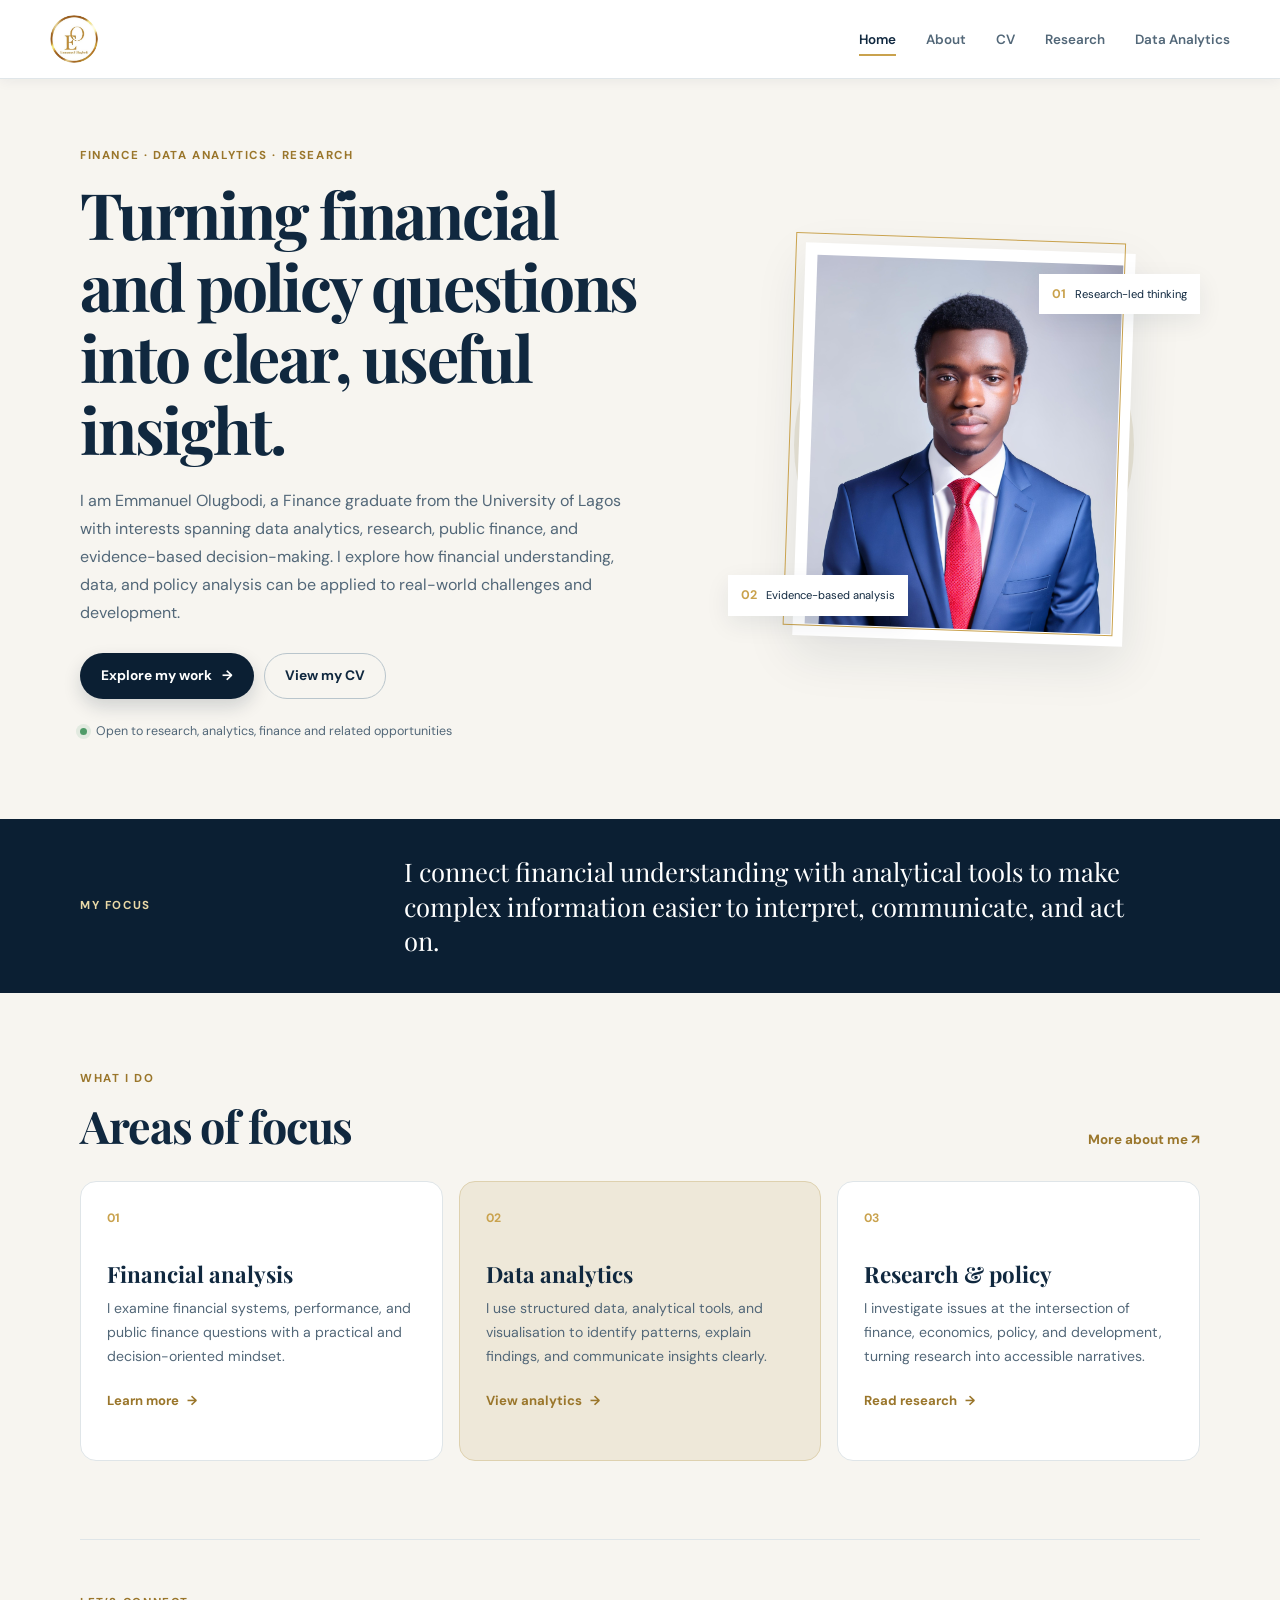
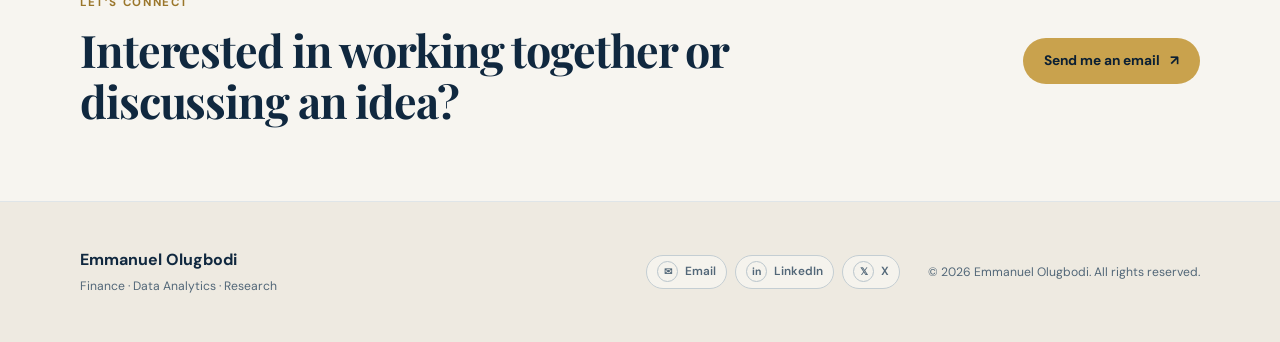
<file: index.html>
<!DOCTYPE html>
<html lang="en">

<head>
    <meta charset="UTF-8">

    <meta name="viewport" content="width=device-width, initial-scale=1.0">

    <meta
        name="description"
        content="Emmanuel Olugbodi is a Finance graduate focused on data analytics, research, public finance, and evidence-based decision-making."
    >

    <meta name="theme-color" content="#0b1f33">

    <title>Emmanuel Olugbodi | Finance Graduate &amp; Data Analytics Portfolio</title>

    <link rel="canonical" href="https://olugbodi10.github.io/portfolio-website/">

    <!-- Favicons -->
    <link rel="icon" href="images/favicon.ico">
    <link rel="icon" type="image/png" sizes="32x32" href="images/favicon-32x32.png">
    <link rel="icon" type="image/png" sizes="16x16" href="images/favicon-16x16.png">
    <link rel="apple-touch-icon" href="assets/favicon/apple-touch-icon.png">

    <!-- Homepage stylesheet -->
    <link rel="stylesheet" href="css/style.css">

    <!-- Person structured data -->
    <script type="application/ld+json">
    {
      "@context": "https://schema.org",
      "@type": "Person",
      "name": "Emmanuel Olugbodi",
      "url": "https://olugbodi10.github.io/portfolio-website/",
      "jobTitle": "Finance Graduate",
      "knowsAbout": [
        "Data analytics",
        "Research",
        "Public finance",
        "Evidence-based decision-making"
      ],
      "address": {
        "@type": "PostalAddress",
        "addressLocality": "Lagos",
        "addressCountry": "NG"
      }
    }
    </script>
</head>



<body>


    <!-- =====================================================
         HEADER / NAVIGATION
    ====================================================== -->

    <header class="site-header">

        <nav
            class="navbar"
            aria-label="Primary navigation"
        >

            <div class="nav-container">


                <!-- Website brand -->

                <a
                    class="brand"
                    href="index.html"
                    aria-label="Emmanuel Olugbodi home"
                >

                    <img
                        src="images/MyLogom.jpg"
                        alt="Emmanuel Olugbodi logo"
                    >

                </a>


                <!-- Mobile hamburger button -->

                <button
                    class="menu-toggle"
                    type="button"
                    aria-expanded="false"
                    aria-controls="primary-menu"
                    aria-label="Open navigation menu"
                >

                    <span></span>
                    <span></span>
                    <span></span>

                </button>


                <!-- Navigation links -->

                <ul
                    class="nav-links"
                    id="primary-menu"
                >

                    <li>

                        <a
                            class="active"
                            href="index.html"
                            aria-current="page"
                        >
                            Home
                        </a>

                    </li>


                    <li>

                        <a href="about.html">
                            About
                        </a>

                    </li>


                    <li>

                        <a href="cv.html">
                            CV
                        </a>

                    </li>


                    <li>

                        <a href="research.html">
                            Research
                        </a>

                    </li>


                    <li>

                        <a href="analytics.html">
                            Data Analytics
                        </a>

                    </li>

                </ul>

            </div>

        </nav>

    </header>



    <!-- =====================================================
         MAIN CONTENT
    ====================================================== -->

    <main>


        <!-- =================================================
             HERO SECTION
        ================================================== -->

        <section
            class="hero section-shell"
            aria-labelledby="hero-title"
        >


            <!-- Hero text -->

            <div class="hero-copy">

                <p class="eyebrow">
                    Finance · Data Analytics · Research
                </p>


                <h1 id="hero-title">
                    Turning financial and policy questions into clear, useful insight.
                </h1>


                <p class="hero-text">
                    I am Emmanuel Olugbodi, a Finance graduate from the University of Lagos with interests spanning data analytics, research, public finance, and evidence-based decision-making. I explore how financial understanding, data, and policy analysis can be applied to real-world challenges and development.
                </p>


                <div class="hero-actions">

                    <a
                        class="button button-primary"
                        href="analytics.html"
                    >
                        Explore my work

                        <span aria-hidden="true">
                            →
                        </span>

                    </a>


                    <a
                        class="button button-secondary"
                        href="cv.html"
                    >
                        View my CV
                    </a>

                </div>


                <p class="availability">

                    <span
                        class="status-dot"
                        aria-hidden="true"
                    ></span>

                    Open to research, analytics, finance and related opportunities

                </p>

            </div>



            <!-- Hero visual -->

            <div class="hero-visual">


                <!-- Professional passport photograph -->

                <div class="portrait-frame">

                    <img
                        src="images/profile-placeholder.jpg"
                        alt="Professional portrait of Emmanuel Olugbodi"
                    >

                </div>


                <!-- Supporting visual note -->

                <div class="visual-note note-one">

                    <strong>
                        01
                    </strong>

                    <span>
                        Research-led thinking
                    </span>

                </div>


                <!-- Supporting visual note -->

                <div class="visual-note note-two">

                    <strong>
                        02
                    </strong>

                    <span>
                        Evidence-based analysis
                    </span>

                </div>

            </div>

        </section>



        <!-- =================================================
             PROFESSIONAL FOCUS STRIP
        ================================================== -->

        <section
            class="intro-strip"
            aria-label="Professional focus"
        >

            <div class="section-shell focus-grid">

                <p class="section-kicker">
                    My focus
                </p>


                <p class="focus-statement">
                    I connect financial understanding with analytical tools to make complex information easier to interpret, communicate, and act on.
                </p>

            </div>

        </section>



        <!-- =================================================
             AREAS OF FOCUS
        ================================================== -->

        <section
            class="work-section section-shell"
            aria-labelledby="work-title"
        >

            <div class="section-heading">

                <div>

                    <p class="section-kicker">
                        What I do
                    </p>

                    <h2 id="work-title">
                        Areas of focus
                    </h2>

                </div>


                <a
                    class="text-link"
                    href="about.html"
                >
                    More about me

                    <span aria-hidden="true">
                        ↗
                    </span>

                </a>

            </div>



            <div class="focus-cards">


                <!-- Financial analysis -->

                <article class="focus-card">

                    <span class="card-number">
                        01
                    </span>

                    <h3>
                        Financial analysis
                    </h3>

                    <p>
                        I examine financial systems, performance, and public finance questions with a practical and decision-oriented mindset.
                    </p>

                    <a
                        href="cv.html"
                        aria-label="Learn more about Emmanuel's financial analysis experience"
                    >
                        Learn more

                        <span aria-hidden="true">
                            →
                        </span>

                    </a>

                </article>



                <!-- Data analytics -->

                <article class="focus-card featured-card">

                    <span class="card-number">
                        02
                    </span>

                    <h3>
                        Data analytics
                    </h3>

                    <p>
                        I use structured data, analytical tools, and visualisation to identify patterns, explain findings, and communicate insights clearly.
                    </p>

                    <a
                        href="analytics.html"
                        aria-label="View Emmanuel's data analytics work"
                    >
                        View analytics

                        <span aria-hidden="true">
                            →
                        </span>

                    </a>

                </article>



                <!-- Research -->

                <article class="focus-card">

                    <span class="card-number">
                        03
                    </span>

                    <h3>
                        Research & policy
                    </h3>

                    <p>
                        I investigate issues at the intersection of finance, economics, policy, and development, turning research into accessible narratives.
                    </p>

                    <a
                        href="research.html"
                        aria-label="Read Emmanuel's research work"
                    >
                        Read research

                        <span aria-hidden="true">
                            →
                        </span>

                    </a>

                </article>

            </div>

        </section>



        <!-- =================================================
             CLOSING CALL TO ACTION
        ================================================== -->

        <section
            class="closing-cta section-shell"
            aria-labelledby="cta-title"
        >

            <div>

                <p class="section-kicker">
                    Let’s connect
                </p>


                <h2 id="cta-title">
                    Interested in working together or discussing an idea?
                </h2>

            </div>


            <a
                class="button button-dark"
                href="mailto:olugbodiemmanuel1@gmail.com"
            >
                Send me an email

                <span aria-hidden="true">
                    ↗
                </span>

            </a>

        </section>

    </main>



    <!-- =====================================================
         FOOTER
    ====================================================== -->

    <footer class="site-footer">

        <div class="footer-inner section-shell">


            <!-- Footer identity -->

            <div class="footer-brand">

                <a
                    class="footer-name"
                    href="index.html"
                >
                    Emmanuel Olugbodi
                </a>


                <p class="footer-copy">
                    Finance · Data Analytics · Research
                </p>

            </div>



            <!-- Social links -->

            <div
                class="social-links"
                aria-label="Social and contact links"
            >

                <a
                    href="mailto:olugbodiemmanuel1@gmail.com"
                    aria-label="Email Emmanuel"
                >

                    <span
                        class="social-icon"
                        aria-hidden="true"
                    >
                        ✉
                    </span>

                    <span>
                        Email
                    </span>

                </a>


                <a
                    href="https://www.linkedin.com/in/emmanuelsafr"
                    target="_blank"
                    rel="noopener noreferrer"
                    aria-label="Emmanuel on LinkedIn"
                >

                    <span
                        class="social-icon linkedin-icon"
                        aria-hidden="true"
                    >
                        in
                    </span>

                    <span>
                        LinkedIn
                    </span>

                </a>


                <a
                    href="https://x.com/_emmanuelSAFR"
                    target="_blank"
                    rel="noopener noreferrer"
                    aria-label="Emmanuel on X"
                >

                    <span
                        class="social-icon x-icon"
                        aria-hidden="true"
                    >
                        𝕏
                    </span>

                    <span>
                        X
                    </span>

                </a>

            </div>



            <!-- Copyright -->

            <p class="copyright">

                ©
                <span id="year"></span>
                Emmanuel Olugbodi.
                All rights reserved.

            </p>

        </div>

    </footer>



    <!-- =====================================================
         BACK TO TOP BUTTON
    ====================================================== -->

    <button
        class="back-to-top"
        type="button"
        aria-label="Back to top"
        title="Back to top"
    >

        <span aria-hidden="true">
            ↑
        </span>

    </button>



    <!-- =====================================================
         JAVASCRIPT
    ====================================================== -->

    <script>


        /* =================================================
           MOBILE NAVIGATION
        ================================================== */

        const menuButton =
            document.querySelector('.menu-toggle');

        const menu =
            document.querySelector('#primary-menu');


        /*
         * Open and close the mobile navigation.
         */

        if (menuButton && menu) {

            menuButton.addEventListener('click', (event) => {

                event.stopPropagation();


                const isOpen =
                    menuButton.getAttribute('aria-expanded') === 'true';


                menuButton.setAttribute(
                    'aria-expanded',
                    String(!isOpen)
                );


                menuButton.setAttribute(
                    'aria-label',
                    isOpen
                        ? 'Open navigation menu'
                        : 'Close navigation menu'
                );


                menu.classList.toggle(
                    'open',
                    !isOpen
                );

            });



            /*
             * Close the navigation after
             * selecting a page.
             */

            menu.querySelectorAll('a').forEach((link) => {

                link.addEventListener('click', () => {

                    menuButton.setAttribute(
                        'aria-expanded',
                        'false'
                    );


                    menuButton.setAttribute(
                        'aria-label',
                        'Open navigation menu'
                    );


                    menu.classList.remove('open');

                });

            });



            /*
             * Close the navigation when the user
             * clicks or touches outside the menu.
             */

            document.addEventListener(
                'click',
                (event) => {

                    const clickedInsideMenu =
                        menu.contains(event.target);


                    const clickedMenuButton =
                        menuButton.contains(event.target);


                    if (
                        !clickedInsideMenu &&
                        !clickedMenuButton &&
                        menu.classList.contains('open')
                    ) {

                        menuButton.setAttribute(
                            'aria-expanded',
                            'false'
                        );


                        menuButton.setAttribute(
                            'aria-label',
                            'Open navigation menu'
                        );


                        menu.classList.remove('open');

                    }

                }
            );



            /*
             * Close the navigation when
             * the Escape key is pressed.
             */

            document.addEventListener(
                'keydown',
                (event) => {

                    if (
                        event.key === 'Escape' &&
                        menu.classList.contains('open')
                    ) {

                        menuButton.setAttribute(
                            'aria-expanded',
                            'false'
                        );


                        menuButton.setAttribute(
                            'aria-label',
                            'Open navigation menu'
                        );


                        menu.classList.remove('open');


                        menuButton.focus();

                    }

                }
            );



            /*
             * Close the mobile navigation when
             * the user starts scrolling.
             */

            window.addEventListener(
                'scroll',
                () => {

                    if (
                        menu.classList.contains('open') &&
                        window.scrollY > 10
                    ) {

                        menuButton.setAttribute(
                            'aria-expanded',
                            'false'
                        );


                        menuButton.setAttribute(
                            'aria-label',
                            'Open navigation menu'
                        );


                        menu.classList.remove('open');

                    }

                }
            );

        }



        /* =================================================
           CURRENT YEAR
        ================================================== */

        const yearElement =
            document.querySelector('#year');


        if (yearElement) {

            yearElement.textContent =
                new Date().getFullYear();

        }



        /* =================================================
           BACK TO TOP
        ================================================== */

        const backToTopButton =
            document.querySelector('.back-to-top');


        if (backToTopButton) {

            window.addEventListener(
                'scroll',
                () => {

                    if (window.scrollY > 500) {

                        backToTopButton.classList.add(
                            'visible'
                        );

                    } else {

                        backToTopButton.classList.remove(
                            'visible'
                        );

                    }

                }
            );


            backToTopButton.addEventListener(
                'click',
                () => {

                    window.scrollTo({

                        top: 0,

                        behavior: 'smooth'

                    });

                }
            );

        }

    </script>

</body>

</html>
</file>
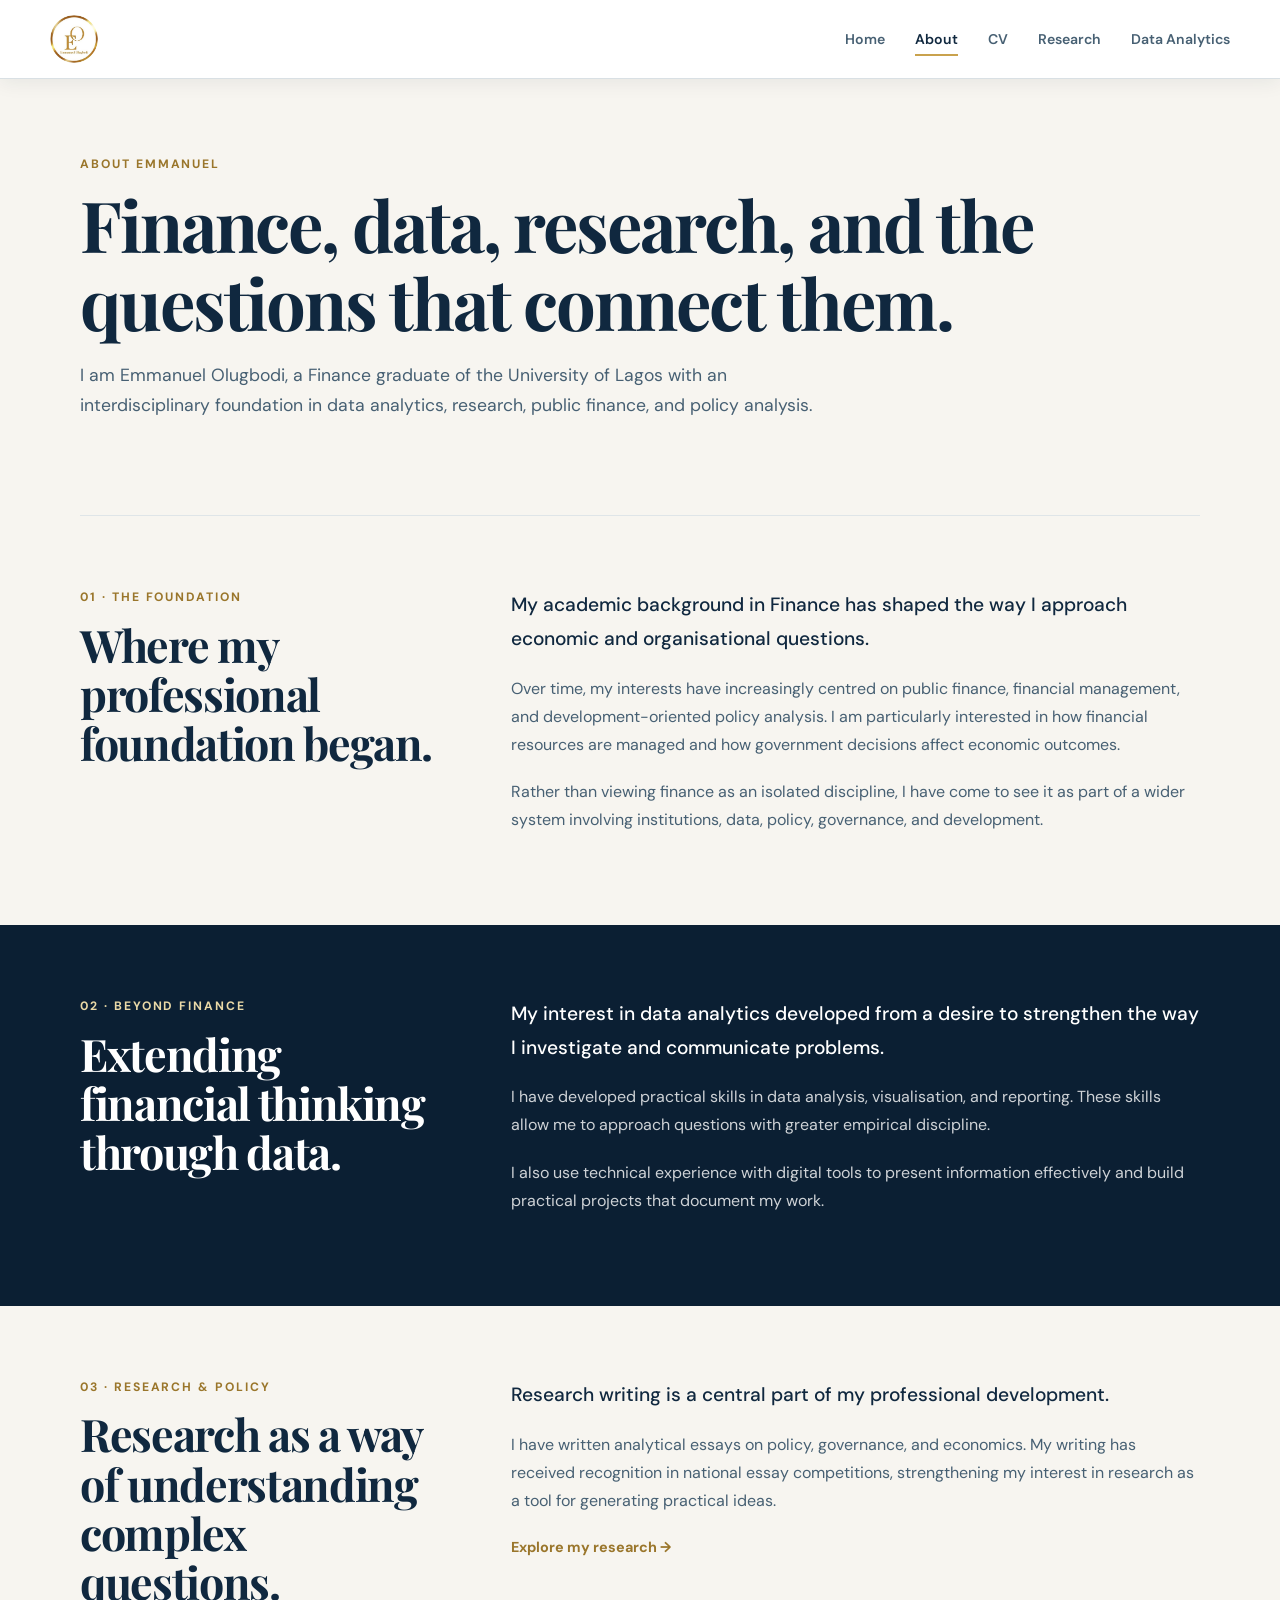
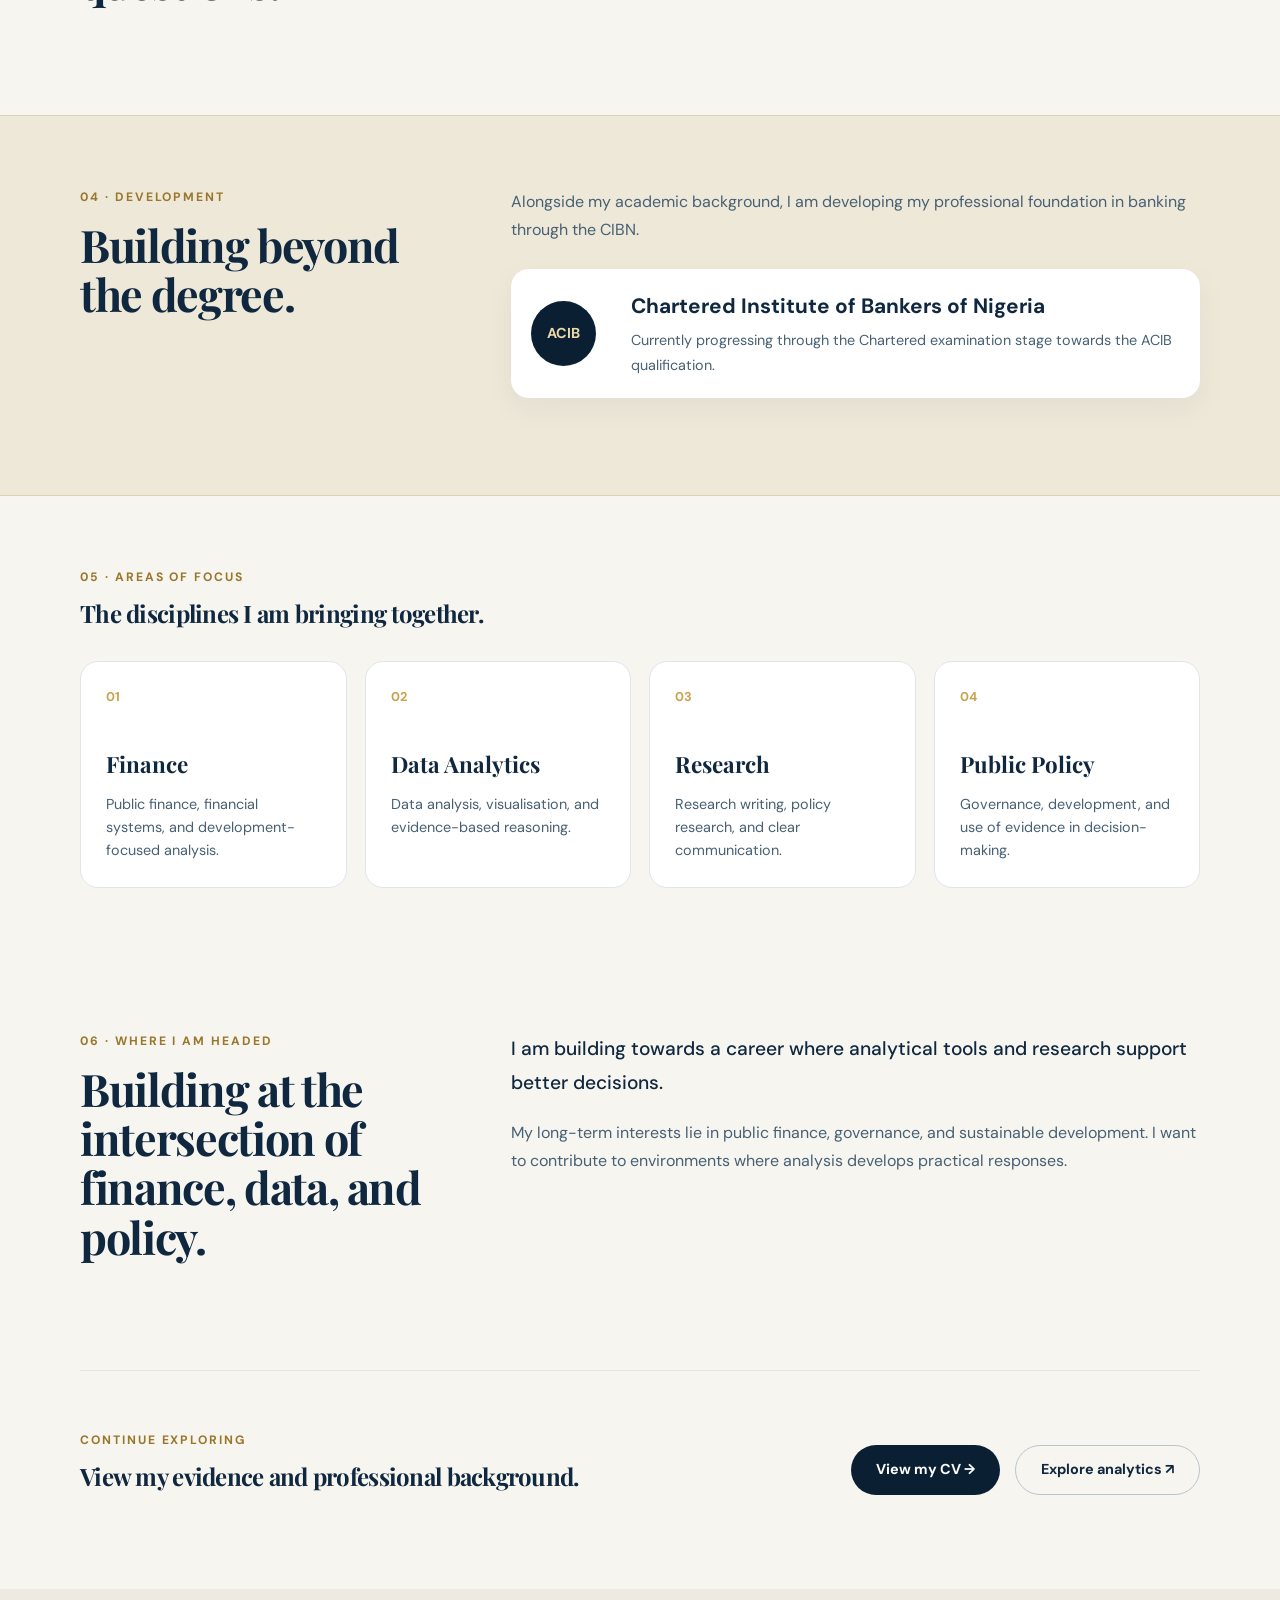
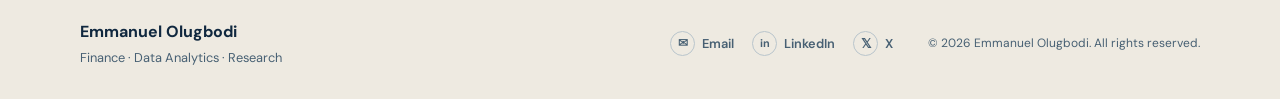
<file: about.html>
<!DOCTYPE html>
<html lang="en">

<head>

    <meta charset="UTF-8">

    <meta
        name="viewport"
        content="width=device-width, initial-scale=1.0"
    >

    <meta
        name="description"
        content="Learn more about Emmanuel Olugbodi, a Finance graduate with interests in data analytics, research, and public policy."
    >

    <meta
        name="theme-color"
        content="#0b1f33"
    >

    <title>
        About | Emmanuel Olugbodi
    </title>


    <!-- =========================
         FAVICONS
    ========================== -->

    <link
        rel="icon"
        href="images/favicon.ico"
    >

    <link
        rel="icon"
        type="image/png"
        sizes="32x32"
        href="images/favicon-32x32.png"
    >

    <link
        rel="icon"
        type="image/png"
        sizes="16x16"
        href="images/favicon-16x16.png"
    >

    <link
        rel="apple-touch-icon"
        href="assets/favicon/apple-touch-icon.png"
    >


    <!-- =========================
         STYLESHEET
    ========================== -->

    <style>
        /* =========================================================
           GOOGLE FONTS
        ========================================================= */

        @import url(
            'https://fonts.googleapis.com/css2?family=DM+Sans:wght@400;500;600;700&family=Playfair+Display:wght@600;700&display=swap'
        );


        /* =========================================================
           ROOT VARIABLES
        ========================================================= */

        :root {

            --ink: #10283f;
            --ink-soft: #476073;
            --cream: #f7f5f0;
            --paper: #ffffff;
            --nav-background: #ffffff;
            --line: #dfe5e8;
            --gold: #c9a24d;
            --gold-soft: #ead9a7;
            --gold-dark: #9a762b;
            --navy: #0b1f33;
            --shadow: 0 18px 50px rgba(16, 40, 63, 0.10);
            --nav-shadow: 0 4px 18px rgba(16, 40, 63, 0.07);
            --radius: 18px;

        }

        /* =========================================================
           GLOBAL RESET
        ========================================================= */

        * {
            box-sizing: border-box;
        }

        html {
            scroll-behavior: smooth;
        }

        body {
            margin: 0;
            padding-top: 78px;
            min-width: 320px;
            background: var(--cream);
            color: var(--ink);
            font-family: 'DM Sans', Arial, sans-serif;
            line-height: 1.6;
        }

        img {
            display: block;
            max-width: 100%;
        }

        a {
            color: inherit;
            text-decoration: none;
        }

        button, a {
            -webkit-tap-highlight-color: transparent;
        }

        .section-shell {
            width: min(1120px, calc(100% - 48px));
            margin-inline: auto;
        }

        /* =========================================================
           FIXED NAVIGATION
        ========================================================= */

        .site-header {
            position: fixed;
            top: 0;
            left: 0;
            width: 100%;
            z-index: 2000;
            background: rgba(255, 255, 255, 0.98);
            border-bottom: 1px solid #d9e0e4;
            box-shadow: var(--nav-shadow);
            backdrop-filter: blur(14px);
            -webkit-backdrop-filter: blur(14px);
        }

        .nav-container {
            width: min(1180px, calc(100% - 48px));
            min-height: 78px;
            margin-inline: auto;
            display: flex;
            align-items: center;
            justify-content: space-between;
            gap: 32px;
        }

        .brand img {
            width: 48px;
            height: 48px;
            object-fit: cover;
            border-radius: 50%;
        }

        .nav-links {
            display: flex;
            align-items: center;
            gap: 30px;
            list-style: none;
            padding: 0;
            margin: 0;
        }

        .nav-links a {
            position: relative;
            color: var(--ink-soft);
            font-size: 0.88rem;
            font-weight: 600;
            transition: color 180ms ease;
        }

        .nav-links a::after {
            content: '';
            position: absolute;
            left: 0;
            right: 100%;
            bottom: -8px;
            height: 2px;
            background: var(--gold);
            transition: right 180ms ease;
        }

        .nav-links a:hover, .nav-links a.active {
            color: var(--ink);
        }

        .nav-links a:hover::after, .nav-links a.active::after {
            right: 0;
        }

        .menu-toggle {
            display: none;
            width: 42px;
            height: 42px;
            padding: 0;
            border: 1px solid var(--line);
            border-radius: 10px;
            background: var(--paper);
            cursor: pointer;
        }

        .menu-toggle span {
            display: block;
            width: 18px;
            height: 2px;
            margin: 4px auto;
            background: var(--ink);
            transition: transform 180ms ease, opacity 180ms ease;
        }

        /* Hamburger Animation */
        .menu-toggle[aria-expanded="true"] span:nth-child(1) {
            transform: translateY(6px) rotate(45deg);
        }
        .menu-toggle[aria-expanded="true"] span:nth-child(2) {
            opacity: 0;
        }
        .menu-toggle[aria-expanded="true"] span:nth-child(3) {
            transform: translateY(-6px) rotate(-45deg);
        }

        /* =========================================================
           TYPOGRAPHY
        ========================================================= */

        .section-kicker {
            margin: 0 0 12px;
            color: var(--gold-dark);
            font-size: 0.76rem;
            font-weight: 700;
            letter-spacing: 0.16em;
            text-transform: uppercase;
        }

        h1, h2, h3, p { margin-top: 0; }

        h1, h2 {
            font-family: 'Playfair Display', Georgia, serif;
            line-height: 1.1;
            letter-spacing: -0.03em;
        }

        h1 {
            max-width: 1000px;
            margin-bottom: 20px;
            font-size: clamp(2.5rem, 5.5vw, 4.8rem);
        }

        /* =========================================================
           COMPACT SECTIONS
        ========================================================= */

        .about-hero {
            padding: clamp(3rem, 6vw, 5rem) 0;
            border-bottom: 1px solid var(--line);
        }

        .hero-intro {
            max-width: 750px;
            color: var(--ink-soft);
            font-size: 1.1rem;
            line-height: 1.7;
        }

        .story-section {
            padding: clamp(3rem, 6vw, 4.5rem) 0;
        }

        .story-section-alt {
            background: var(--navy);
            color: #ffffff;
        }

        .story-section-alt .section-kicker { color: var(--gold-soft); }

        .story-layout {
            display: grid;
            grid-template-columns: 0.7fr 1.3fr;
            gap: 60px;
            align-items: start;
        }

        .story-label { position: sticky; top: 110px; }

        .story-label h2 { font-size: clamp(1.8rem, 3.5vw, 2.8rem); }

        .story-content { max-width: 720px; }

        .story-content p {
            margin-bottom: 1.2rem;
            color: var(--ink-soft);
            font-size: 1rem;
            line-height: 1.75;
        }

        .story-section-alt .story-content p { color: rgba(255, 255, 255, 0.8); }

        .lead-paragraph {
            color: var(--ink) !important;
            font-size: 1.2rem !important;
            font-weight: 500;
        }

        .story-section-alt .lead-paragraph { color: #ffffff !important; }

        .inline-link {
            display: inline-flex;
            align-items: center;
            gap: 8px;
            color: var(--gold-dark);
            font-weight: 700;
            font-size: 0.9rem;
            transition: transform 180ms ease;
        }

        .inline-link:hover { transform: translateX(5px); }

        /* Professional Development */
        .professional-development {
            padding: clamp(3rem, 6vw, 4.5rem) 0;
            background: #eee8d9;
            border-top: 1px solid #ded1af;
            border-bottom: 1px solid #ded1af;
        }

        .credential-card {
            display: grid;
            grid-template-columns: 80px 1fr;
            align-items: center;
            gap: 20px;
            margin: 25px 0;
            padding: 20px;
            background: var(--paper);
            border-radius: var(--radius);
            box-shadow: 0 10px 30px rgba(16, 40, 63, 0.05);
        }

        .credential-number {
            width: 65px;
            height: 65px;
            border-radius: 50%;
            background: var(--navy);
            color: var(--gold-soft);
            display: grid;
            place-items: center;
            font-weight: 700;
            font-size: 0.9rem;
        }

        .credential-card h3 { margin: 0 0 5px; font-size: 1.3rem; }
        .credential-card p { margin: 0; color: var(--ink-soft); font-size: 0.9rem; }

        /* Areas of Focus */
        .focus-section { padding: clamp(3rem, 6vw, 4.5rem) 0; }

        .focus-grid-about {
            display: grid;
            grid-template-columns: repeat(4, 1fr);
            gap: 18px;
            margin-top: 35px;
        }

        .focus-card {
            padding: 25px;
            border: 1px solid var(--line);
            border-radius: var(--radius);
            background: var(--paper);
            transition: transform 180ms ease, box-shadow 180ms ease;
            display: flex;
            flex-direction: column;
        }

        .focus-card:hover {
            transform: translateY(-5px);
            box-shadow: var(--shadow);
        }

        .focus-number {
            color: var(--gold);
            font-weight: 700;
            font-size: 0.8rem;
            margin-bottom: 40px;
        }

        .focus-card h3 {
            font-family: 'Playfair Display', serif;
            font-size: 1.4rem;
            margin-bottom: 10px;
        }

        .focus-card p {
            color: var(--ink-soft);
            font-size: 0.9rem;
            margin: 0;
        }

        /* CTA Section */
        .about-cta {
            display: flex;
            align-items: center;
            justify-content: space-between;
            gap: 32px;
            padding: 60px 0 80px;
            border-top: 1px solid var(--line);
        }

        .cta-actions { display: flex; gap: 15px; }

        .button {
            display: inline-flex;
            align-items: center;
            justify-content: center;
            gap: 10px;
            min-height: 50px;
            padding: 0 25px;
            border-radius: 999px;
            font-weight: 700;
            font-size: 0.9rem;
            transition: all 180ms ease;
        }

        .button-primary { background: var(--navy); color: #fff; }
        .button-secondary { border: 1px solid #b9c5cc; color: var(--ink); }
        .button:hover { transform: translateY(-3px); }

        /* =========================================================
           FOOTER (Exact Homepage Match)
        ========================================================= */

        .site-footer { background: #eeeae1; }

        .footer-inner {
            display: grid;
            grid-template-columns: 1fr auto auto;
            align-items: center;
            gap: 35px;
            padding: 30px 0;
        }

        .footer-brand { min-width: 0; }

        .footer-name { display: inline-block; margin-bottom: 4px; font-weight: 700; text-decoration: none; color: inherit; }

        .footer-copy { margin: 0; color: var(--ink-soft); font-size: 0.8rem; }

        .social-links { display: flex; align-items: center; gap: 18px; }

        .social-links a {
            display: inline-flex;
            align-items: center;
            gap: 7px;
            color: var(--ink-soft);
            font-size: 0.8rem;
            font-weight: 600;
            transition: color 180ms ease, transform 180ms ease;
        }

        .social-links a:hover { color: var(--gold-dark); transform: translateY(-2px); }

        .social-icon {
            display: inline-flex;
            width: 25px;
            height: 25px;
            align-items: center;
            justify-content: center;
            border: 1px solid #b9c5cc;
            border-radius: 50%;
            font-size: 0.72rem;
            font-weight: 700;
            transition: border-color 180ms ease, background 180ms ease, color 180ms ease;
        }

        .social-links a:hover .social-icon { border-color: var(--gold); background: var(--gold); color: var(--navy); }

        .linkedin-icon { font-size: 0.68rem; }
        .x-icon { font-size: 0.8rem; }

        .copyright { margin: 0; color: var(--ink-soft); font-size: 0.75rem; white-space: nowrap; }

        /* Back to Top */
        .back-to-top {
            position: fixed;
            right: 24px;
            bottom: 24px;
            z-index: 900;
            width: 46px;
            height: 46px;
            display: flex;
            align-items: center;
            justify-content: center;
            border: 1px solid rgba(201, 162, 77, 0.55);
            border-radius: 50%;
            background: var(--navy);
            color: #ffffff;
            font-size: 1.15rem;
            font-weight: 700;
            cursor: pointer;
            opacity: 0;
            visibility: hidden;
            transform: translateY(12px);
            box-shadow: 0 10px 25px rgba(11, 31, 51, 0.20);
            transition: all 180ms ease;
        }

        .back-to-top.visible { opacity: 1; visibility: visible; transform: translateY(0); }

        /* =========================================================
           MOBILE ADAPTATIONS
        ========================================================= */

        @media (max-width: 900px) {
            .story-layout { gap: 40px; }
            .focus-grid-about { grid-template-columns: repeat(2, 1fr); }
            .footer-inner { gap: 22px; }
        }

        @media (max-width: 800px) {
            body { padding-top: 68px; }
            
            /* Tighter Mobile Box Model */
            .section-shell, .nav-container {
                width: min(calc(100% - 36px), 620px);
            }

            .nav-container { min-height: 68px; }
            .menu-toggle { display: block; }

            .nav-links {
                display: none;
                position: absolute;
                top: 68px;
                left: 0;
                width: 100%;
                z-index: 1001;
                background: rgba(255, 255, 255, 0.99);
                flex-direction: column;
                align-items: stretch;
                gap: 0; /* REMOVE GAP TO MATCH HOMEPAGE */
                padding: 10px 22px 18px;
                border-bottom: 1px solid var(--line);
                box-shadow: 0 15px 30px rgba(16, 40, 63, 0.12);
            }

            .nav-links.open { display: flex; }
            
            .nav-links li { 
                border-bottom: 1px solid rgba(223, 229, 232, 0.75); 
            }
            .nav-links li:last-child { border-bottom: none; }
            
            .nav-links a { 
                display: block; 
                padding: 14px 0; /* MATCH HOMEPAGE PADDING */
                font-size: 0.92rem; 
            }

            .story-layout { grid-template-columns: 1fr; gap: 28px; }
            .story-label { position: static; }
            
            /* ACIB Card Mobile Fix */
            .credential-card {
                grid-template-columns: 1fr;
                gap: 15px;
                text-align: center;
                padding: 25px 20px;
            }
            .credential-number { margin: 0 auto; }

            .focus-grid-about { grid-template-columns: 1fr; }
            
            .about-cta { flex-direction: column; align-items: flex-start; gap: 28px; }
            .cta-actions { width: 100%; flex-direction: column; }
            .cta-actions .button { width: 100%; }

            /* Footer Mobile */
            .footer-inner {
                display: flex;
                flex-direction: column;
                align-items: center;
                gap: 18px;
                padding: 32px 0;
                text-align: center;
            }
            .footer-brand { display: flex; flex-direction: column; align-items: center; }
            .social-links { justify-content: center; flex-wrap: wrap; gap: 15px 20px; }
            .copyright { white-space: normal; line-height: 1.5; }
        }

        @media (max-width: 460px) {
            h1 { font-size: 2.2rem; }
            .about-hero, .story-section, .professional-development, .focus-section {
                padding: 3rem 0;
            }
            .hero-intro { font-size: 0.96rem; }
        }
    </style>

</head>


<body>

    <!-- NAVIGATION -->
    <header class="site-header">
        <nav class="navbar" aria-label="Primary navigation">
            <div class="nav-container">
                <a class="brand" href="index.html" aria-label="Emmanuel Olugbodi home">
                    <img src="images/MyLogom.jpg" alt="Emmanuel Olugbodi logo">
                </a>

                <button class="menu-toggle" type="button" aria-expanded="false" aria-controls="primary-menu" aria-label="Open navigation menu">
                    <span></span><span></span><span></span>
                </button>

                <ul class="nav-links" id="primary-menu">
                    <li><a href="index.html">Home</a></li>
                    <li><a class="active" href="about.html" aria-current="page">About</a></li>
                    <li><a href="cv.html">CV</a></li>
                    <li><a href="research.html">Research</a></li>
                    <li><a href="analytics.html">Data Analytics</a></li>
                </ul>
            </div>
        </nav>
    </header>

    <main>
        <!-- ABOUT HERO -->
        <section class="about-hero section-shell">
            <p class="section-kicker">About Emmanuel</p>
            <h1 id="about-title">Finance, data, research, and the questions that connect them.</h1>
            <p class="hero-intro">I am Emmanuel Olugbodi, a Finance graduate of the University of Lagos with an interdisciplinary foundation in data analytics, research, public finance, and policy analysis.</p>
        </section>

        <!-- 01 FOUNDATION -->
        <section class="story-section section-shell">
            <div class="story-layout">
                <div class="story-label">
                    <p class="section-kicker">01 · The foundation</p>
                    <h2>Where my professional foundation began.</h2>
                </div>
                <div class="story-content">
                    <p class="lead-paragraph">My academic background in Finance has shaped the way I approach economic and organisational questions.</p>
                    <p>Over time, my interests have increasingly centred on public finance, financial management, and development-oriented policy analysis. I am particularly interested in how financial resources are managed and how government decisions affect economic outcomes.</p>
                    <p>Rather than viewing finance as an isolated discipline, I have come to see it as part of a wider system involving institutions, data, policy, governance, and development.</p>
                </div>
            </div>
        </section>

        <!-- 02 BEYOND FINANCE -->
        <section class="story-section story-section-alt">
            <div class="section-shell">
                <div class="story-layout">
                    <div class="story-label">
                        <p class="section-kicker">02 · Beyond finance</p>
                        <h2>Extending financial thinking through data.</h2>
                    </div>
                    <div class="story-content">
                        <p class="lead-paragraph">My interest in data analytics developed from a desire to strengthen the way I investigate and communicate problems.</p>
                        <p>I have developed practical skills in data analysis, visualisation, and reporting. These skills allow me to approach questions with greater empirical discipline.</p>
                        <p>I also use technical experience with digital tools to present information effectively and build practical projects that document my work.</p>
                    </div>
                </div>
            </div>
        </section>

        <!-- 03 RESEARCH -->
        <section class="story-section section-shell">
            <div class="story-layout">
                <div class="story-label">
                    <p class="section-kicker">03 · Research & policy</p>
                    <h2>Research as a way of understanding complex questions.</h2>
                </div>
                <div class="story-content">
                    <p class="lead-paragraph">Research writing is a central part of my professional development.</p>
                    <p>I have written analytical essays on policy, governance, and economics. My writing has received recognition in national essay competitions, strengthening my interest in research as a tool for generating practical ideas.</p>
                    <a class="inline-link" href="research.html">Explore my research →</a>
                </div>
            </div>
        </section>

        <!-- 04 PROFESSIONAL DEVELOPMENT -->
        <section class="professional-development">
            <div class="section-shell">
                <div class="story-layout">
                    <div class="story-label">
                        <p class="section-kicker">04 · Development</p>
                        <h2>Building beyond the degree.</h2>
                    </div>
                    <div class="story-content">
                        <p>Alongside my academic background, I am developing my professional foundation in banking through the CIBN.</p>
                        <div class="credential-card">
                            <div class="credential-number">ACIB</div>
                            <div>
                                <h3>Chartered Institute of Bankers of Nigeria</h3>
                                <p>Currently progressing through the Chartered examination stage towards the ACIB qualification.</p>
                            </div>
                        </div>
                    </div>
                </div>
            </div>
        </section>

        <!-- 05 AREAS OF FOCUS -->
        <section class="focus-section section-shell">
            <p class="section-kicker">05 · Areas of focus</p>
            <h2>The disciplines I am bringing together.</h2>
            <div class="focus-grid-about">
                <article class="focus-card">
                    <span class="focus-number">01</span>
                    <h3>Finance</h3>
                    <p>Public finance, financial systems, and development-focused analysis.</p>
                </article>
                <article class="focus-card">
                    <span class="focus-number">02</span>
                    <h3>Data Analytics</h3>
                    <p>Data analysis, visualisation, and evidence-based reasoning.</p>
                </article>
                <article class="focus-card">
                    <span class="focus-number">03</span>
                    <h3>Research</h3>
                    <p>Research writing, policy research, and clear communication.</p>
                </article>
                <article class="focus-card">
                    <span class="focus-number">04</span>
                    <h3>Public Policy</h3>
                    <p>Governance, development, and use of evidence in decision-making.</p>
                </article>
            </div>
        </section>

        <!-- 06 WHERE I AM HEADED -->
        <section class="story-section section-shell">
            <div class="story-layout">
                <div class="story-label">
                    <p class="section-kicker">06 · Where I am headed</p>
                    <h2>Building at the intersection of finance, data, and policy.</h2>
                </div>
                <div class="story-content">
                    <p class="lead-paragraph">I am building towards a career where analytical tools and research support better decisions.</p>
                    <p>My long-term interests lie in public finance, governance, and sustainable development. I want to contribute to environments where analysis develops practical responses.</p>
                </div>
            </div>
        </section>

        <!-- CTA -->
        <section class="about-cta section-shell">
            <div>
                <p class="section-kicker">Continue exploring</p>
                <h2>View my evidence and professional background.</h2>
            </div>
            <div class="cta-actions">
                <a class="button button-primary" href="cv.html">View my CV →</a>
                <a class="button button-secondary" href="analytics.html">Explore analytics ↗</a>
            </div>
        </section>
    </main>

    <!-- FOOTER (Exact Homepage Match) -->
    <footer class="site-footer">
        <div class="footer-inner section-shell">
            <div class="footer-brand">
                <a class="footer-name" href="index.html">Emmanuel Olugbodi</a>
                <p class="footer-copy">Finance · Data Analytics · Research</p>
            </div>
            <div class="social-links" aria-label="Social and contact links">
                <a href="mailto:olugbodiemmanuel1@gmail.com" aria-label="Email Emmanuel">
                    <span class="social-icon" aria-hidden="true">✉</span>
                    <span>Email</span>
                </a>
                <a href="https://www.linkedin.com/in/emmanuelsafr" target="_blank" rel="noopener noreferrer" aria-label="Emmanuel on LinkedIn">
                    <span class="social-icon linkedin-icon" aria-hidden="true">in</span>
                    <span>LinkedIn</span>
                </a>
                <a href="https://x.com/_emmanuelSAFR" target="_blank" rel="noopener noreferrer" aria-label="Emmanuel on X">
                    <span class="social-icon x-icon" aria-hidden="true">𝕏</span>
                    <span>X</span>
                </a>
            </div>
            <p class="copyright">
                © <span id="year"></span> Emmanuel Olugbodi. All rights reserved.
            </p>
        </div>
    </footer>

    <button class="back-to-top" type="button" aria-label="Back to top">↑</button>

    <script>
        // Mobile Menu
        const menuBtn = document.querySelector('.menu-toggle');
        const navLinks = document.querySelector('.nav-links');
        
        menuBtn.addEventListener('click', (e) => {
            e.stopPropagation();
            const isOpen = menuBtn.getAttribute('aria-expanded') === 'true';
            menuBtn.setAttribute('aria-expanded', !isOpen);
            navLinks.classList.toggle('open');
        });

        // Close menu when clicking outside
        document.addEventListener('click', (e) => {
            if (!navLinks.contains(e.target) && !menuBtn.contains(e.target) && navLinks.classList.contains('open')) {
                menuBtn.setAttribute('aria-expanded', 'false');
                navLinks.classList.remove('open');
            }
        });

        // Current Year
        document.getElementById('year').textContent = new Date().getFullYear();

        // Back to Top
        const btt = document.querySelector('.back-to-top');
        window.addEventListener('scroll', () => {
            if (window.scrollY > 500) btt.classList.add('visible');
            else btt.classList.remove('visible');
        });
        btt.addEventListener('click', () => window.scrollTo({ top: 0, behavior: 'smooth' }));
    </script>
</body>
</html>
</file>
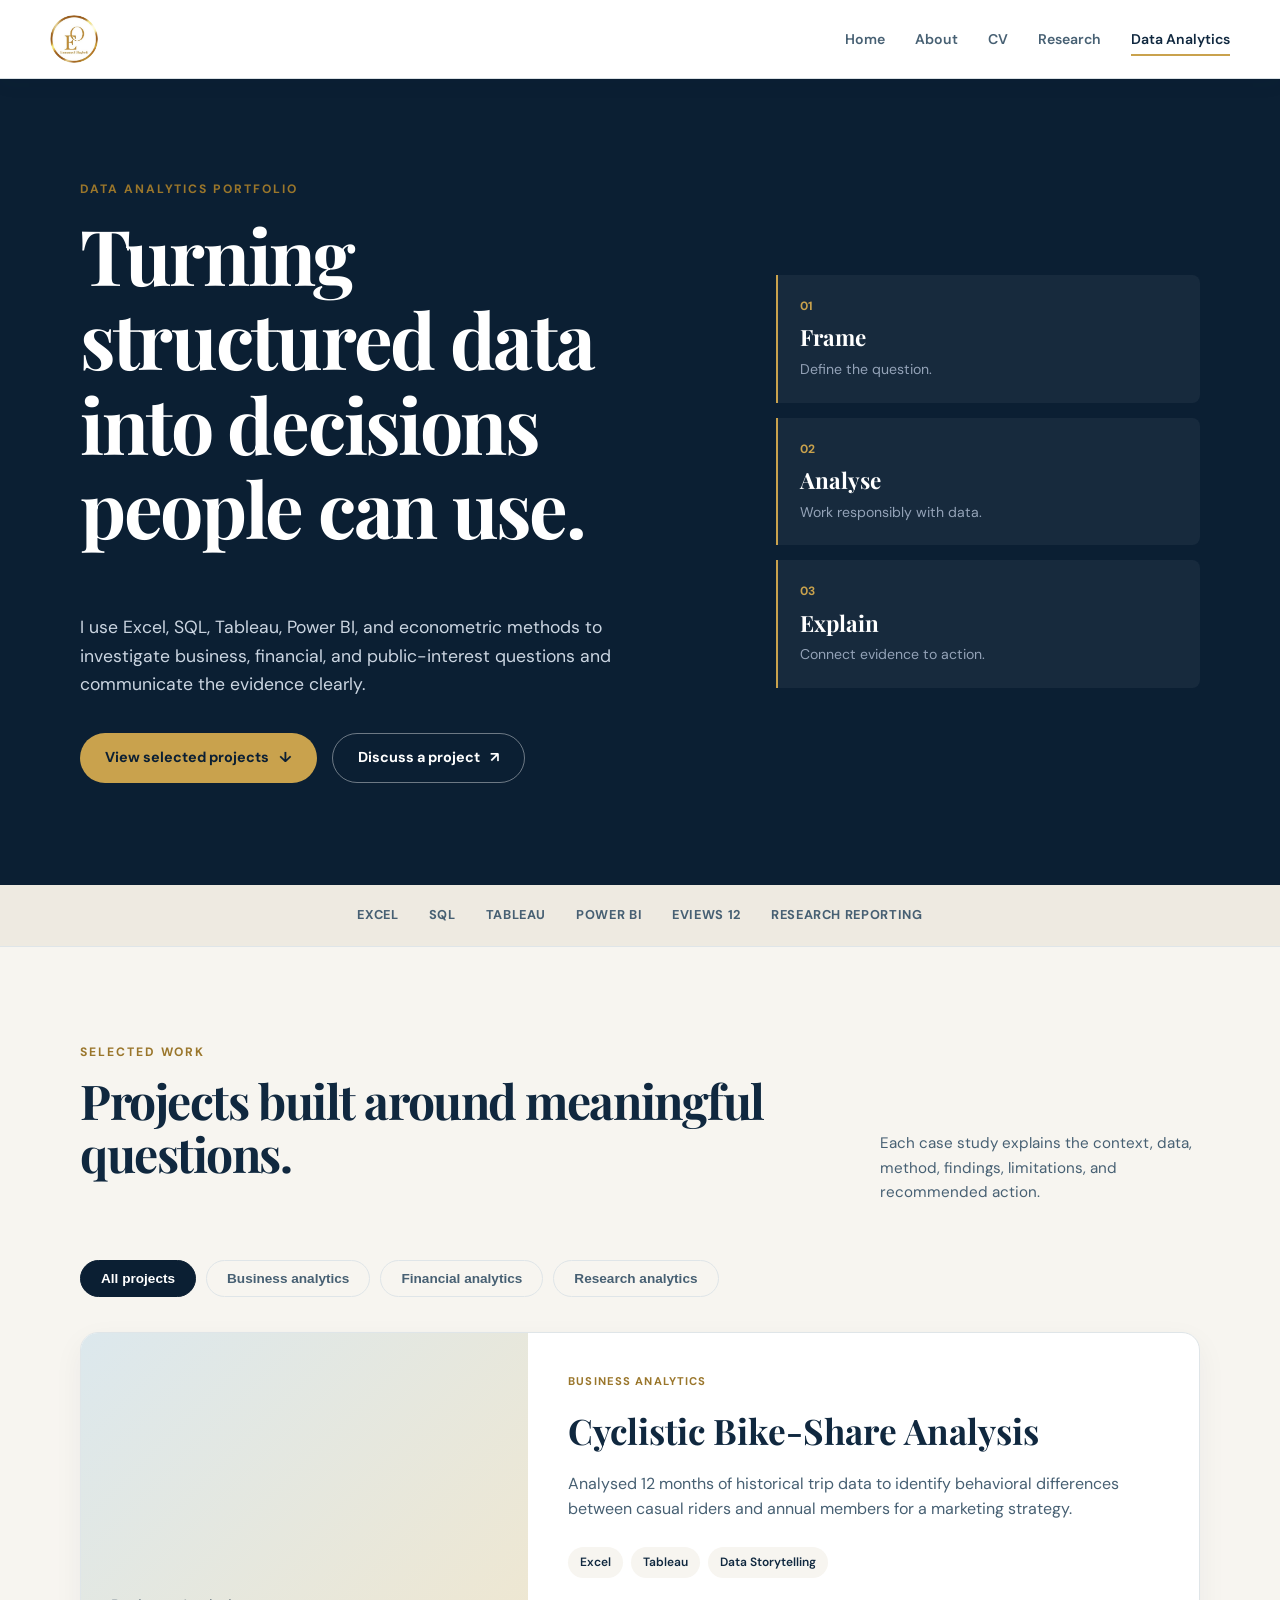
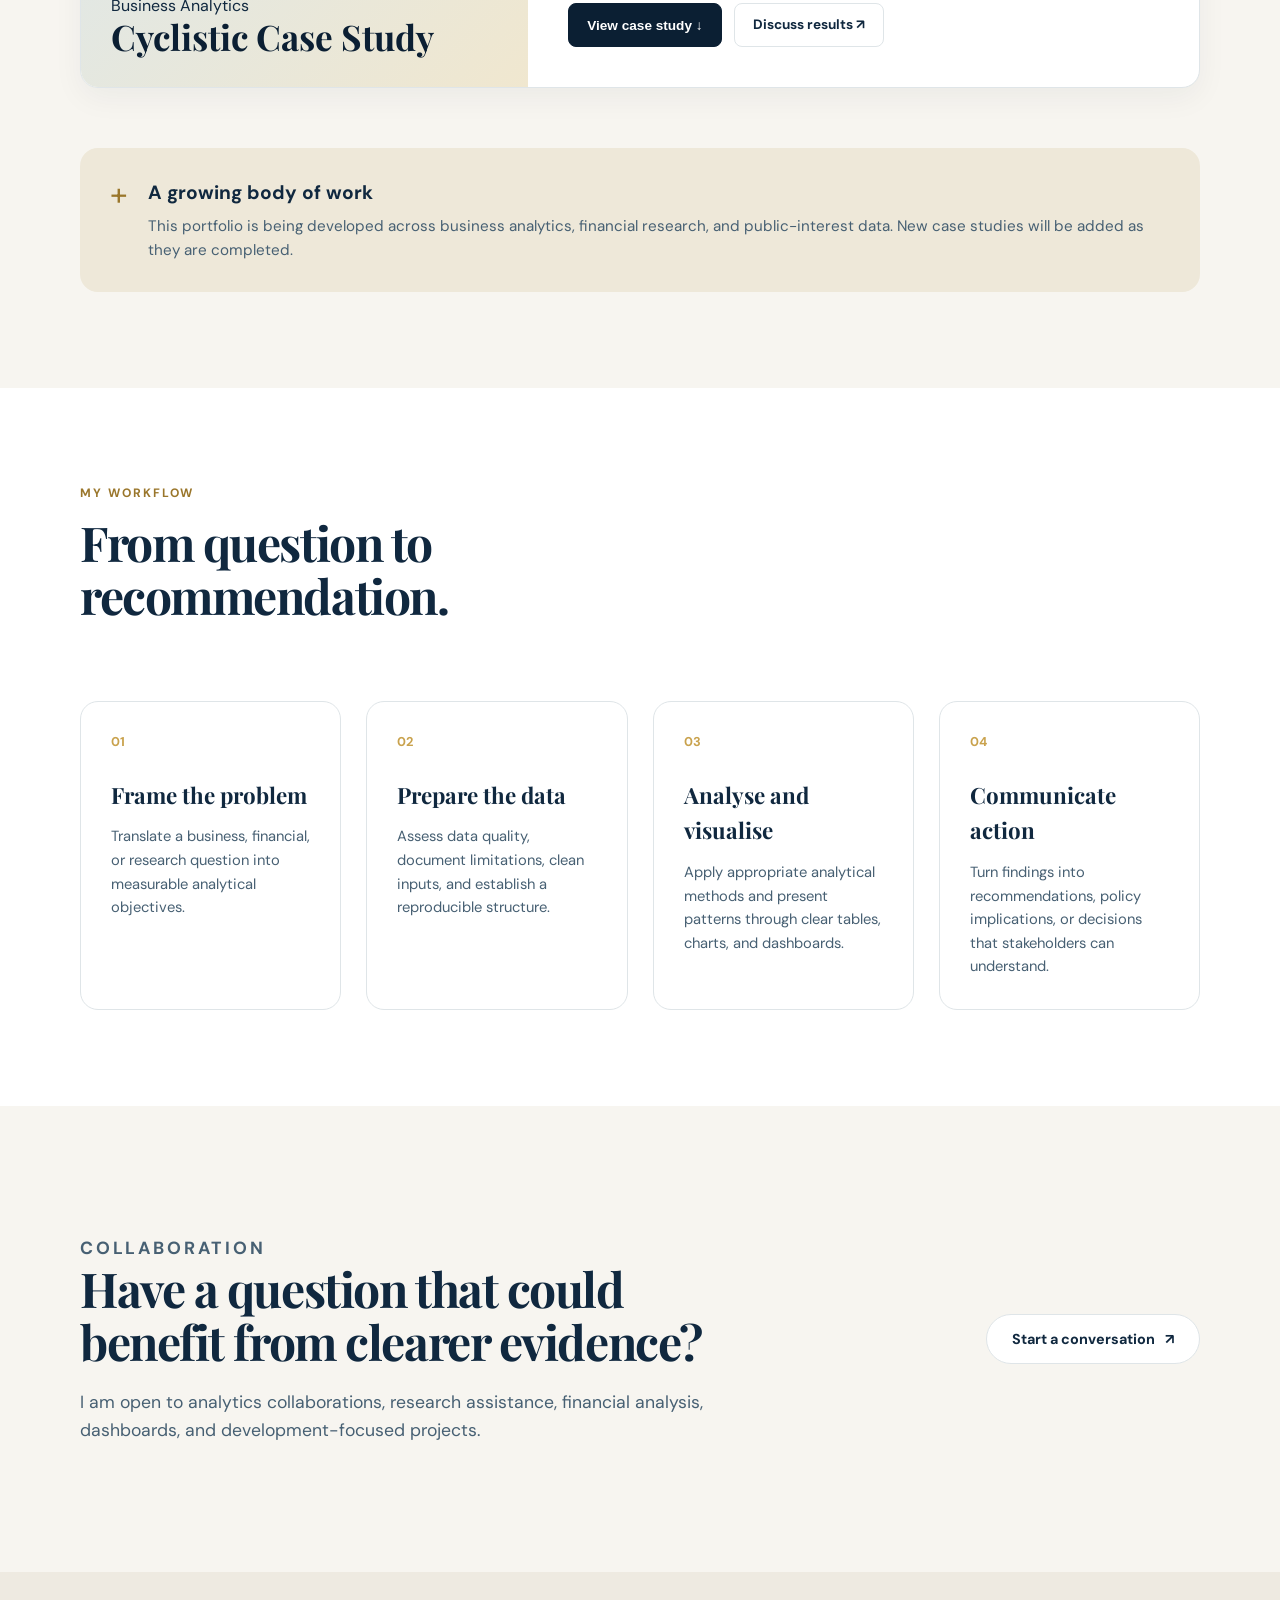
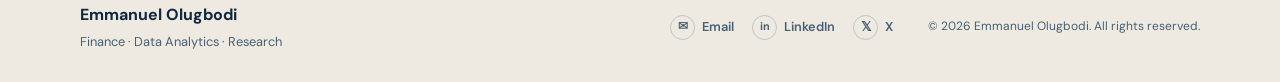
<file: analytics.html>
<!DOCTYPE html>
<html lang="en">

<head>
    <meta charset="UTF-8">
    <meta name="viewport" content="width=device-width, initial-scale=1.0">
    <meta name="description" content="Explore Emmanuel Olugbodi's data analytics projects in business analytics, financial research, and evidence-based decision-making.">
    <meta name="theme-color" content="#0b1f33">
    <title>Data Analytics | Emmanuel Olugbodi</title>

    <!-- FAVICONS -->
    <link rel="icon" href="images/favicon.ico">
    <link rel="icon" type="image/png" sizes="32x32" href="images/favicon-32x32.png">
    <link rel="icon" type="image/png" sizes="16x16" href="images/favicon-16x16.png">
    <link rel="apple-touch-icon" href="assets/favicon/apple-touch-icon.png">

    <!-- STYLESHEETS -->
    <link rel="stylesheet" href="css/analytics-style.css">
</head>

<body>
    <!-- NAVIGATION -->
    <header class="site-header">
        <nav class="navbar" aria-label="Primary navigation">
            <div class="nav-container">
                <a class="brand" href="index.html" aria-label="Emmanuel Olugbodi home">
                    <img src="images/MyLogom.jpg" alt="Emmanuel Olugbodi logo">
                </a>

                <button class="menu-toggle" type="button" aria-expanded="false" aria-controls="primary-menu" aria-label="Open navigation menu">
                    <span></span><span></span><span></span>
                </button>

                <ul class="nav-links" id="primary-menu">
                    <li><a href="index.html">Home</a></li>
                    <li><a href="about.html">About</a></li>
                    <li><a href="cv.html">CV</a></li>
                    <li><a href="research.html">Research</a></li>
                    <li><a class="active" href="analytics.html" aria-current="page">Data Analytics</a></li>
                </ul>
            </div>
        </nav>
    </header>

    <main>
        <!-- HERO -->
        <section class="analytics-hero" aria-labelledby="analytics-title">
            <div class="analytics-hero-inner section-shell">
                <div class="hero-content">
                    <p class="eyebrow">Data analytics portfolio</p>
                    <h1 id="analytics-title">Turning structured data into decisions people can use.</h1>
                    <p class="hero-description">
                        I use Excel, SQL, Tableau, Power BI, and econometric methods to investigate business, financial, and public-interest questions and communicate the evidence clearly.
                    </p>
                    <div class="hero-actions">
                        <a class="button button-primary" href="#projects">View selected projects <span aria-hidden="true">↓</span></a>
                        <a class="button button-secondary" href="mailto:olugbodiemmanuel1@gmail.com">Discuss a project <span aria-hidden="true">↗</span></a>
                    </div>
                </div>

                <div class="analytics-principles" aria-label="Analytics principles">
                    <div class="principle-card">
                        <span class="card-number">01</span>
                        <strong>Frame</strong>
                        <p>Define the question.</p>
                    </div>
                    <div class="principle-card">
                        <span class="card-number">02</span>
                        <strong>Analyse</strong>
                        <p>Work responsibly with data.</p>
                    </div>
                    <div class="principle-card">
                        <span class="card-number">03</span>
                        <strong>Explain</strong>
                        <p>Connect evidence to action.</p>
                    </div>
                </div>
            </div>
        </section>

        <!-- CAPABILITY STRIP -->
        <section class="capability-strip" aria-label="Analytics capabilities">
            <div class="capability-inner section-shell">
                <span>Excel</span>
                <span>SQL</span>
                <span>Tableau</span>
                <span>Power BI</span>
                <span>EViews 12</span>
                <span>Research reporting</span>
            </div>
        </section>

        <!-- PROJECTS -->
        <section class="projects-section" id="projects" aria-labelledby="projects-title">
            <div class="section-heading section-shell">
                <div class="heading-copy">
                    <p class="section-label">Selected work</p>
                    <h2 id="projects-title">Projects built around meaningful questions.</h2>
                </div>
                <p class="section-intro">Each case study explains the context, data, method, findings, limitations, and recommended action.</p>
            </div>

            <div class="filter-bar section-shell" role="group" aria-label="Filter analytics projects">
                <button class="filter-button active" type="button" data-filter="all" aria-pressed="true">All projects</button>
                <button class="filter-button" type="button" data-filter="business" aria-pressed="false">Business analytics</button>
                <button class="filter-button" type="button" data-filter="finance" aria-pressed="false">Financial analytics</button>
                <button class="filter-button" type="button" data-filter="research" aria-pressed="false">Research analytics</button>
            </div>

            <div class="project-grid section-shell" id="projects-container" aria-live="polite">
                <!-- Projects injected by JavaScript -->
            </div>

            <div class="portfolio-note section-shell">
                <span class="note-mark" aria-hidden="true">+</span>
                <div class="note-content">
                    <h3>A growing body of work</h3>
                    <p>This portfolio is being developed across business analytics, financial research, and public-interest data. New case studies will be added as they are completed.</p>
                </div>
            </div>
        </section>

        <!-- WORKFLOW -->
        <section class="workflow-section" aria-labelledby="workflow-title">
            <div class="section-heading section-shell">
                <div class="heading-copy">
                    <p class="section-label">My workflow</p>
                    <h2 id="workflow-title">From question to recommendation.</h2>
                </div>
            </div>
            <div class="workflow-grid section-shell">
                <article class="workflow-card">
                    <span class="card-number">01</span>
                    <h3>Frame the problem</h3>
                    <p>Translate a business, financial, or research question into measurable analytical objectives.</p>
                </article>
                <article class="workflow-card">
                    <span class="card-number">02</span>
                    <h3>Prepare the data</h3>
                    <p>Assess data quality, document limitations, clean inputs, and establish a reproducible structure.</p>
                </article>
                <article class="workflow-card">
                    <span class="card-number">03</span>
                    <h3>Analyse and visualise</h3>
                    <p>Apply appropriate analytical methods and present patterns through clear tables, charts, and dashboards.</p>
                </article>
                <article class="workflow-card">
                    <span class="card-number">04</span>
                    <h3>Communicate action</h3>
                    <p>Turn findings into recommendations, policy implications, or decisions that stakeholders can understand.</p>
                </article>
            </div>
        </section>

        <!-- CTA -->
        <section class="analytics-cta" aria-labelledby="analytics-cta-title">
            <div class="cta-inner section-shell">
                <div class="cta-copy">
                    <p class="section-label">Collaboration</p>
                    <h2 id="analytics-cta-title">Have a question that could benefit from clearer evidence?</h2>
                    <p>I am open to analytics collaborations, research assistance, financial analysis, dashboards, and development-focused projects.</p>
                </div>
                <div class="cta-actions">
                    <a class="button button-light" href="mailto:olugbodiemmanuel1@gmail.com">Start a conversation <span aria-hidden="true">↗</span></a>
                </div>
            </div>
        </section>
    </main>

    <!-- FOOTER -->
    <footer class="site-footer">
        <div class="footer-inner section-shell">
            <div class="footer-brand">
                <a class="footer-name" href="index.html">Emmanuel Olugbodi</a>
                <p class="footer-copy">Finance · Data Analytics · Research</p>
            </div>
            <div class="social-links" aria-label="Social and contact links">
                <a href="mailto:olugbodiemmanuel1@gmail.com" aria-label="Email Emmanuel">
                    <span class="social-icon" aria-hidden="true">✉</span>
                    <span>Email</span>
                </a>
                <a href="https://www.linkedin.com/in/emmanuelsafr" target="_blank" rel="noopener noreferrer" aria-label="Emmanuel on LinkedIn">
                    <span class="social-icon linkedin-icon" aria-hidden="true">in</span>
                    <span>LinkedIn</span>
                </a>
                <a href="https://x.com/_emmanuelSAFR" target="_blank" rel="noopener noreferrer" aria-label="Emmanuel on X">
                    <span class="social-icon x-icon" aria-hidden="true">𝕏</span>
                    <span>X</span>
                </a>
            </div>
            <p class="copyright">
                © <span id="year"></span> Emmanuel Olugbodi. All rights reserved.
            </p>
        </div>
    </footer>

    <!-- BACK TO TOP -->
    <button class="back-to-top" id="back-to-top" type="button" aria-label="Back to top">↑</button>

    <!-- SCRIPTS -->
    <script src="js/analytics-script.js"></script>
</body>

</html>
</file>
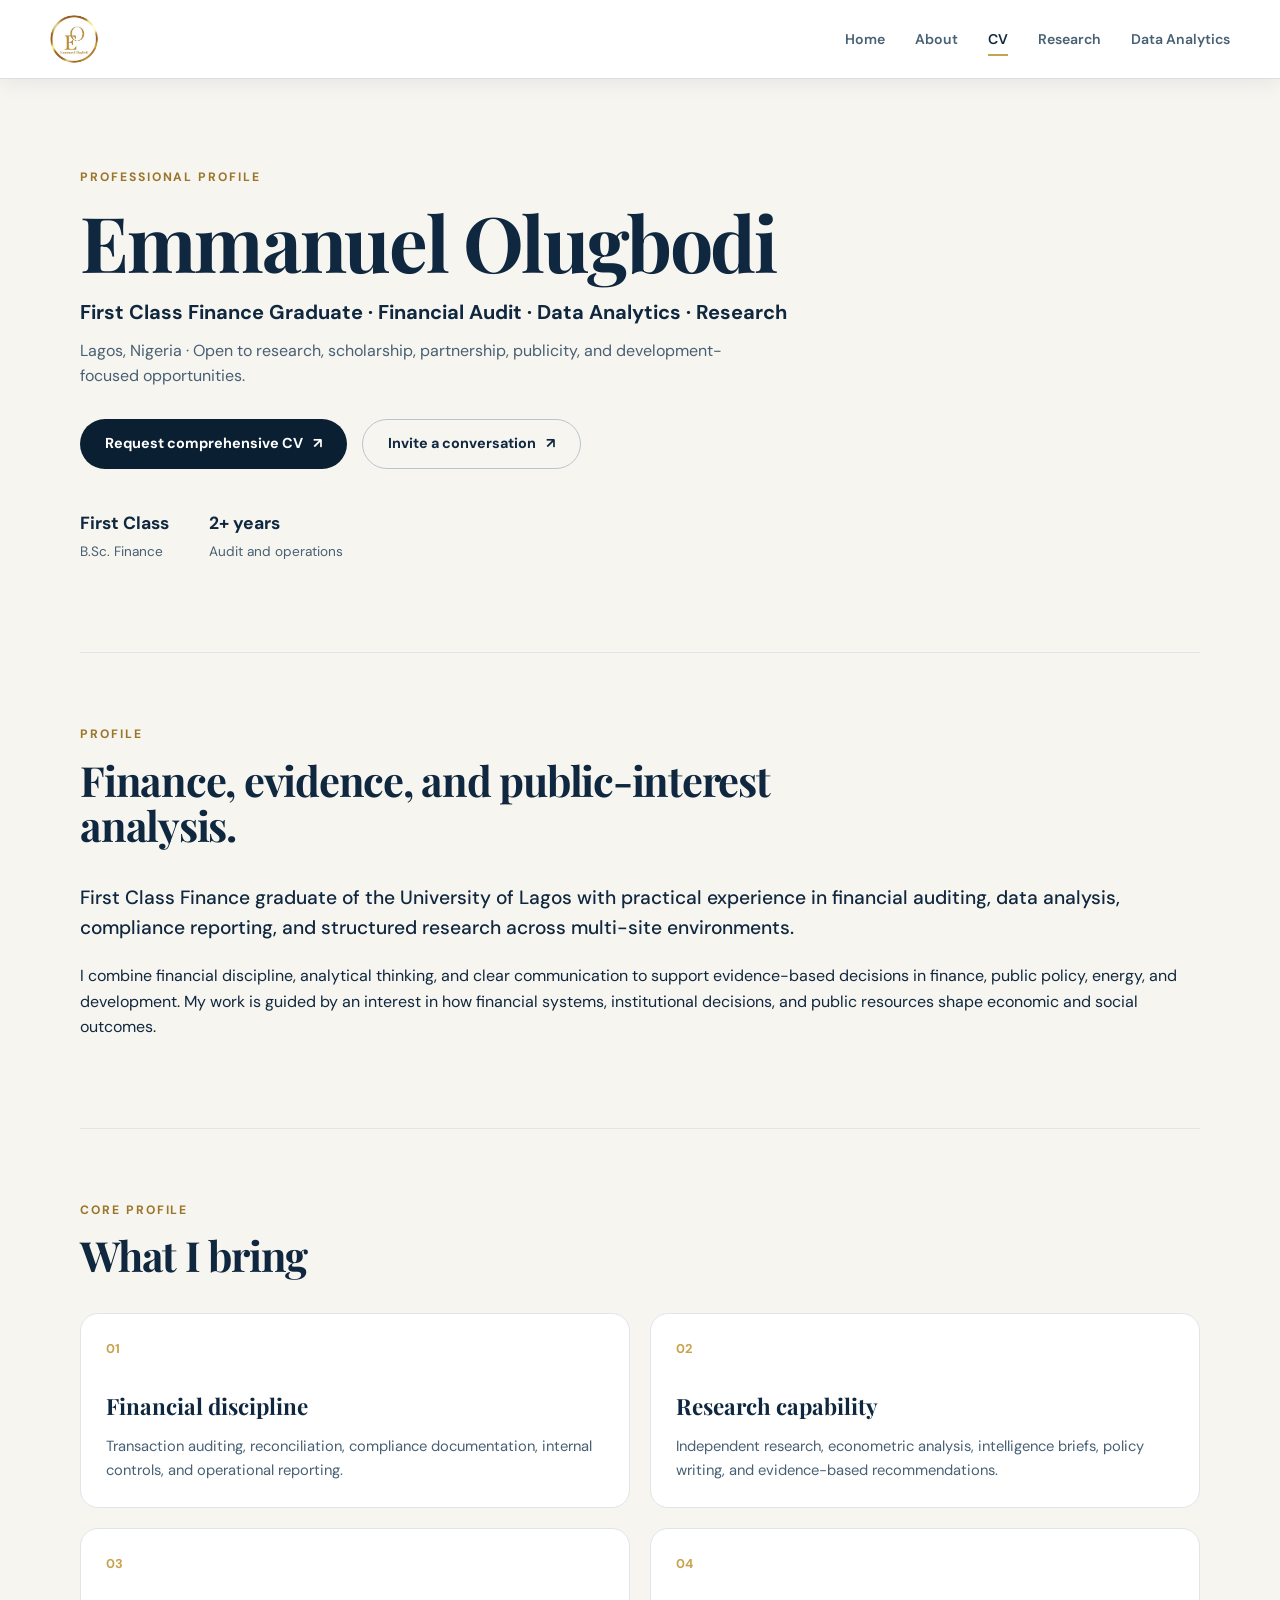
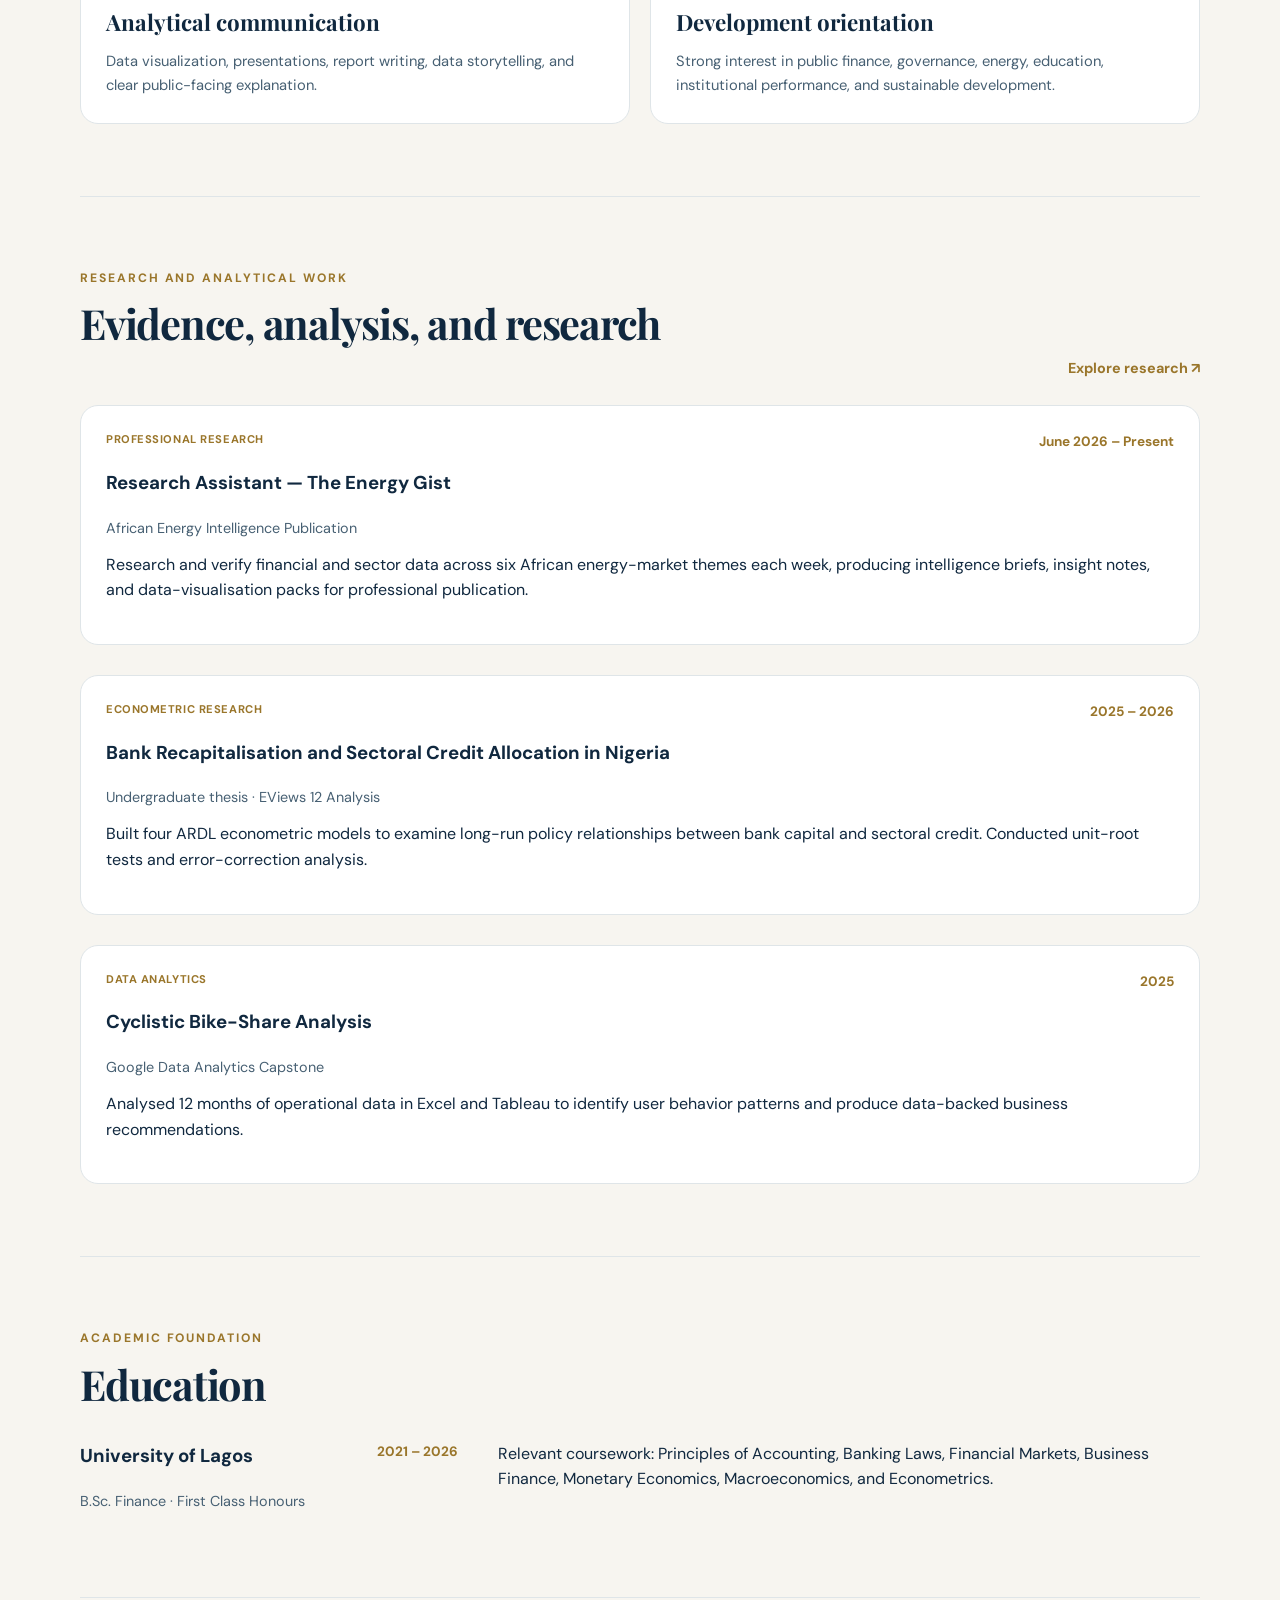
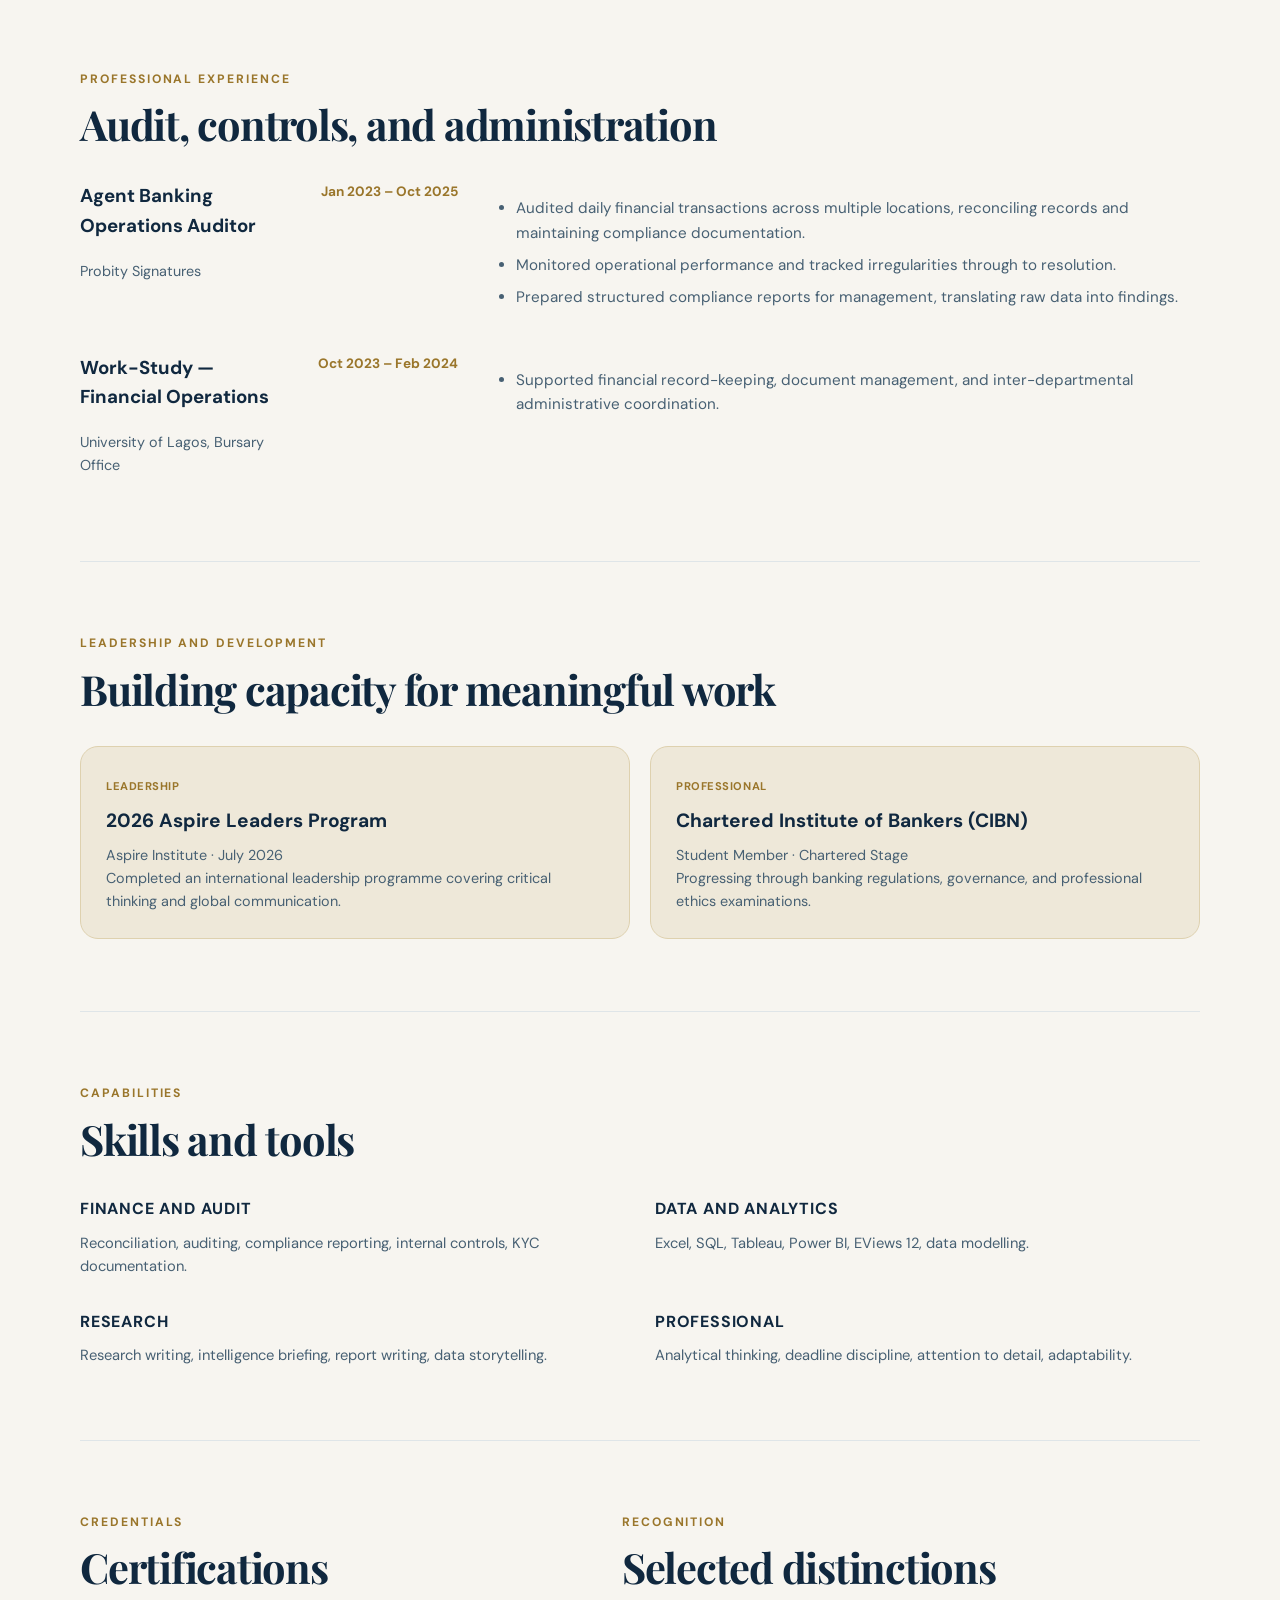
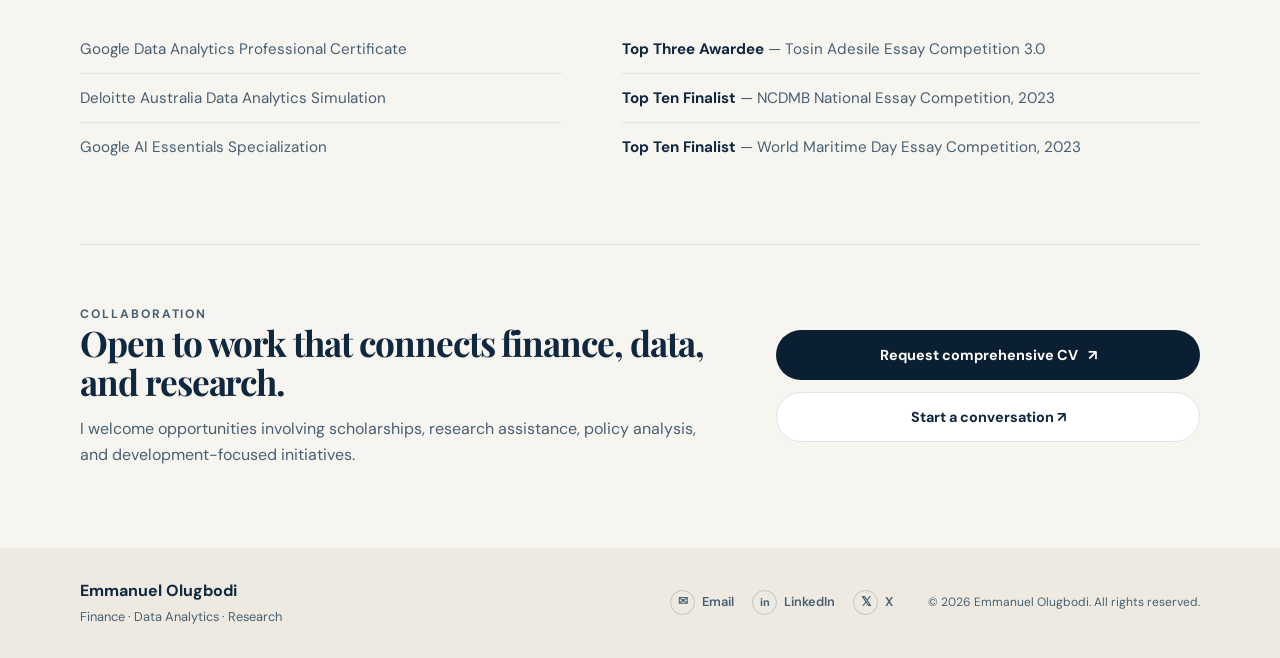
<file: cv.html>
<!DOCTYPE html>
<html lang="en">

<head>

    <meta charset="UTF-8">

    <meta
        name="viewport"
        content="width=device-width, initial-scale=1.0"
    >

    <meta
        name="description"
        content="Emmanuel Olugbodi's CV, featuring finance, financial auditing, data analytics, econometric research, leadership, and public-interest work."
    >

    <meta
        name="theme-color"
        content="#0b1f33"
    >

    <title>
        CV | Emmanuel Olugbodi
    </title>


    <!-- =========================
         FAVICONS
    ========================== -->

    <link
        rel="icon"
        href="images/favicon.ico"
    >

    <link
        rel="icon"
        type="image/png"
        sizes="32x32"
        href="images/favicon-32x32.png"
    >

    <link
        rel="icon"
        type="image/png"
        sizes="16x16"
        href="images/favicon-16x16.png"
    >

    <link
        rel="apple-touch-icon"
        href="assets/favicon/apple-touch-icon.png"
    >


    <!-- =========================
         STYLESHEET
    ========================== -->

    <link
        rel="stylesheet"
        href="css/cv-style.css"
    >

</head>


<body>

    <!-- NAVIGATION -->
    <header class="site-header">
        <nav class="navbar" aria-label="Primary navigation">
            <div class="nav-container">

                <a
                    class="brand"
                    href="index.html"
                    aria-label="Emmanuel Olugbodi home"
                >
                    <img
                        src="images/MyLogom.jpg"
                        alt="Emmanuel Olugbodi logo"
                    >
                </a>

                <button
                    class="menu-toggle"
                    type="button"
                    aria-expanded="false"
                    aria-controls="primary-menu"
                    aria-label="Open navigation menu"
                >
                    <span></span>
                    <span></span>
                    <span></span>
                </button>

                <ul
                    class="nav-links"
                    id="primary-menu"
                >
                    <li>
                        <a href="index.html">Home</a>
                    </li>

                    <li>
                        <a href="about.html">About</a>
                    </li>

                    <li>
                        <a
                            class="active"
                            href="cv.html"
                            aria-current="page"
                        >
                            CV
                        </a>
                    </li>

                    <li>
                        <a href="research.html">Research</a>
                    </li>

                    <li>
                        <a href="analytics.html">Data Analytics</a>
                    </li>
                </ul>

            </div>
        </nav>
    </header>


    <main class="cv-container">

        <!-- CV HERO -->
        <section
            class="cv-hero"
            aria-labelledby="cv-title"
        >

            <div class="cv-hero-copy">

                <p class="eyebrow">
                    Professional profile
                </p>

                <h1 id="cv-title">
                    Emmanuel Olugbodi
                </h1>

                <p class="cv-tagline">
                    First Class Finance Graduate · Financial Audit · Data Analytics · Research
                </p>

                <p class="cv-subtitle">
                    Lagos, Nigeria · Open to research, scholarship, partnership, publicity, and development-focused opportunities.
                </p>

                <div class="hero-actions">

                    <!-- REQUEST COMPREHENSIVE CV -->
                    <a
                        class="button button-primary"
                        href="mailto:olugbodiemmanuel1@gmail.com?subject=Request%20for%20Comprehensive%20CV&amp;body=Dear%20Emmanuel%2C%0A%0AI%20would%20like%20to%20request%20your%20comprehensive%20CV%20for%20consideration%20for%20the%20following%20opportunity.%0A%0ARole%20%2F%20Opportunity%3A%20%5BPlease%20specify%20the%20role%20or%20opportunity%5D%0AOrganisation%3A%20%5BPlease%20specify%20the%20organisation%2C%20if%20applicable%5D%0A%0AThank%20you.%0A%0AKind%20regards%2C%0A%5BYour%20Name%5D"
                    >
                        Request comprehensive CV
                        <span aria-hidden="true">↗</span>
                    </a>

                    <a
                        class="button button-secondary"
                        href="mailto:olugbodiemmanuel1@gmail.com"
                    >
                        Invite a conversation
                        <span aria-hidden="true">↗</span>
                    </a>

                </div>

            </div>


            <div
                class="profile-facts"
                aria-label="Profile highlights"
            >

                <div class="fact">
                    <strong>First Class</strong>
                    <span>B.Sc. Finance</span>
                </div>

                <div class="fact">
                    <strong>2+ years</strong>
                    <span>Audit and operations</span>
                </div>

            </div>

        </section>


        <!-- PROFILE SECTION -->
        <section
            class="cv-section"
            aria-labelledby="profile-title"
        >

            <div class="section-heading">

                <p class="section-label">
                    Profile
                </p>

                <h2 id="profile-title">
                    Finance, evidence, and public-interest analysis.
                </h2>

            </div>

            <p class="lead-paragraph">
                First Class Finance graduate of the University of Lagos with practical experience in financial auditing, data analysis, compliance reporting, and structured research across multi-site environments.
            </p>

            <p>
                I combine financial discipline, analytical thinking, and clear communication to support evidence-based decisions in finance, public policy, energy, and development. My work is guided by an interest in how financial systems, institutional decisions, and public resources shape economic and social outcomes.
            </p>

        </section>


        <!-- STRENGTHS -->
        <section
            class="cv-section"
            aria-labelledby="strengths-title"
        >

            <div class="section-heading">

                <p class="section-label">
                    Core profile
                </p>

                <h2 id="strengths-title">
                    What I bring
                </h2>

            </div>


            <div class="strengths-grid">

                <article class="strength-card">
                    <span class="card-number">01</span>
                    <h3>Financial discipline</h3>
                    <p>
                        Transaction auditing, reconciliation, compliance documentation, internal controls, and operational reporting.
                    </p>
                </article>

                <article class="strength-card">
                    <span class="card-number">02</span>
                    <h3>Research capability</h3>
                    <p>
                        Independent research, econometric analysis, intelligence briefs, policy writing, and evidence-based recommendations.
                    </p>
                </article>

                <article class="strength-card">
                    <span class="card-number">03</span>
                    <h3>Analytical communication</h3>
                    <p>
                        Data visualization, presentations, report writing, data storytelling, and clear public-facing explanation.
                    </p>
                </article>

                <article class="strength-card">
                    <span class="card-number">04</span>
                    <h3>Development orientation</h3>
                    <p>
                        Strong interest in public finance, governance, energy, education, institutional performance, and sustainable development.
                    </p>
                </article>

            </div>

        </section>


        <!-- RESEARCH -->
        <section
            class="cv-section"
            aria-labelledby="research-title"
        >

            <div class="section-heading section-heading-inline">

                <div>

                    <p class="section-label">
                        Research and analytical work
                    </p>

                    <h2 id="research-title">
                        Evidence, analysis, and research
                    </h2>

                </div>

                <a
                    class="text-link"
                    href="research.html"
                >
                    Explore research ↗
                </a>

            </div>


            <div class="research-list">

                <article class="research-feature">

                    <div class="item-topline">
                        <span class="item-type">
                            Professional research
                        </span>

                        <span class="item-date">
                            June 2026 – Present
                        </span>
                    </div>

                    <h3>
                        Research Assistant — The Energy Gist
                    </h3>

                    <p class="cv-meta">
                        African Energy Intelligence Publication
                    </p>

                    <p>
                        Research and verify financial and sector data across six African energy-market themes each week, producing intelligence briefs, insight notes, and data-visualisation packs for professional publication.
                    </p>

                </article>


                <article class="research-feature">

                    <div class="item-topline">
                        <span class="item-type">
                            Econometric research
                        </span>

                        <span class="item-date">
                            2025 – 2026
                        </span>
                    </div>

                    <h3>
                        Bank Recapitalisation and Sectoral Credit Allocation in Nigeria
                    </h3>

                    <p class="cv-meta">
                        Undergraduate thesis · EViews 12 Analysis
                    </p>

                    <p>
                        Built four ARDL econometric models to examine long-run policy relationships between bank capital and sectoral credit. Conducted unit-root tests and error-correction analysis.
                    </p>

                </article>


                <article class="research-feature">

                    <div class="item-topline">
                        <span class="item-type">
                            Data analytics
                        </span>

                        <span class="item-date">
                            2025
                        </span>
                    </div>

                    <h3>
                        Cyclistic Bike-Share Analysis
                    </h3>

                    <p class="cv-meta">
                        Google Data Analytics Capstone
                    </p>

                    <p>
                        Analysed 12 months of operational data in Excel and Tableau to identify user behavior patterns and produce data-backed business recommendations.
                    </p>

                </article>

            </div>

        </section>


        <!-- EDUCATION -->
        <section
            class="cv-section"
            aria-labelledby="education-title"
        >

            <div class="section-heading">

                <p class="section-label">
                    Academic foundation
                </p>

                <h2 id="education-title">
                    Education
                </h2>

            </div>


            <article class="timeline-item">

                <div class="item-heading-row">

                    <div>

                        <h3>
                            University of Lagos
                        </h3>

                        <p class="cv-meta">
                            B.Sc. Finance · First Class Honours
                        </p>

                    </div>

                    <span class="item-date">
                        2021 – 2026
                    </span>

                </div>


                <div class="timeline-content">

                    <p>
                        Relevant coursework: Principles of Accounting, Banking Laws, Financial Markets, Business Finance, Monetary Economics, Macroeconomics, and Econometrics.
                    </p>

                </div>

            </article>

        </section>


        <!-- EXPERIENCE -->
        <section
            class="cv-section"
            aria-labelledby="experience-title"
        >

            <div class="section-heading">

                <p class="section-label">
                    Professional experience
                </p>

                <h2 id="experience-title">
                    Audit, controls, and administration
                </h2>

            </div>


            <article class="timeline-item">

                <div class="item-heading-row">

                    <div>

                        <h3>
                            Agent Banking Operations Auditor
                        </h3>

                        <p class="cv-meta">
                            Probity Signatures
                        </p>

                    </div>

                    <span class="item-date">
                        Jan 2023 – Oct 2025
                    </span>

                </div>


                <div class="timeline-content">

                    <ul>

                        <li>
                            Audited daily financial transactions across multiple locations, reconciling records and maintaining compliance documentation.
                        </li>

                        <li>
                            Monitored operational performance and tracked irregularities through to resolution.
                        </li>

                        <li>
                            Prepared structured compliance reports for management, translating raw data into findings.
                        </li>

                    </ul>

                </div>

            </article>


            <article class="timeline-item">

                <div class="item-heading-row">

                    <div>

                        <h3>
                            Work-Study — Financial Operations
                        </h3>

                        <p class="cv-meta">
                            University of Lagos, Bursary Office
                        </p>

                    </div>

                    <span class="item-date">
                        Oct 2023 – Feb 2024
                    </span>

                </div>


                <div class="timeline-content">

                    <ul>

                        <li>
                            Supported financial record-keeping, document management, and inter-departmental administrative coordination.
                        </li>

                    </ul>

                </div>

            </article>

        </section>


        <!-- DEVELOPMENT -->
        <section
            class="cv-section"
            aria-labelledby="development-title"
        >

            <div class="section-heading">

                <p class="section-label">
                    Leadership and development
                </p>

                <h2 id="development-title">
                    Building capacity for meaningful work
                </h2>

            </div>


            <div class="development-grid">

                <article class="development-card">

                    <span class="item-type">
                        Leadership
                    </span>

                    <h3>
                        2026 Aspire Leaders Program
                    </h3>

                    <p class="cv-meta">
                        Aspire Institute · July 2026
                    </p>

                    <p>
                        Completed an international leadership programme covering critical thinking and global communication.
                    </p>

                </article>


                <article class="development-card">

                    <span class="item-type">
                        Professional
                    </span>

                    <h3>
                        Chartered Institute of Bankers (CIBN)
                    </h3>

                    <p class="cv-meta">
                        Student Member · Chartered Stage
                    </p>

                    <p>
                        Progressing through banking regulations, governance, and professional ethics examinations.
                    </p>

                </article>

            </div>

        </section>


        <!-- SKILLS -->
        <section
            class="cv-section"
            aria-labelledby="skills-title"
        >

            <div class="section-heading">

                <p class="section-label">
                    Capabilities
                </p>

                <h2 id="skills-title">
                    Skills and tools
                </h2>

            </div>


            <div class="skills-grid">

                <div class="skill-group">
                    <h3>Finance and audit</h3>
                    <p>
                        Reconciliation, auditing, compliance reporting, internal controls, KYC documentation.
                    </p>
                </div>

                <div class="skill-group">
                    <h3>Data and analytics</h3>
                    <p>
                        Excel, SQL, Tableau, Power BI, EViews 12, data modelling.
                    </p>
                </div>

                <div class="skill-group">
                    <h3>Research</h3>
                    <p>
                        Research writing, intelligence briefing, report writing, data storytelling.
                    </p>
                </div>

                <div class="skill-group">
                    <h3>Professional</h3>
                    <p>
                        Analytical thinking, deadline discipline, attention to detail, adaptability.
                    </p>
                </div>

            </div>

        </section>


        <!-- CREDENTIALS & RECOGNITION -->
        <section class="cv-section split-section">

            <div>

                <div class="section-heading">

                    <p class="section-label">
                        Credentials
                    </p>

                    <h2>
                        Certifications
                    </h2>

                </div>

                <ul class="clean-list">

                    <li>
                        Google Data Analytics Professional Certificate
                    </li>

                    <li>
                        Deloitte Australia Data Analytics Simulation
                    </li>

                    <li>
                        Google AI Essentials Specialization
                    </li>

                </ul>

            </div>


            <div>

                <div class="section-heading">

                    <p class="section-label">
                        Recognition
                    </p>

                    <h2>
                        Selected distinctions
                    </h2>

                </div>

                <ul class="clean-list recognition-list">

                    <li>
                        <strong>Top Three Awardee</strong> — Tosin Adesile Essay Competition 3.0
                    </li>

                    <li>
                        <strong>Top Ten Finalist</strong> — NCDMB National Essay Competition, 2023
                    </li>

                    <li>
                        <strong>Top Ten Finalist</strong> — World Maritime Day Essay Competition, 2023
                    </li>

                </ul>

            </div>

        </section>


        <!-- OPPORTUNITY PANEL -->
        <section
            class="opportunity-panel"
            aria-labelledby="opportunity-title"
        >

            <div>

                <p class="section-label">
                    Collaboration
                </p>

                <h2 id="opportunity-title">
                    Open to work that connects finance, data, and research.
                </h2>

                <p>
                    I welcome opportunities involving scholarships, research assistance, policy analysis, and development-focused initiatives.
                </p>

            </div>


            <div class="opportunity-actions">

                <a
                    class="button button-primary"
                    href="mailto:olugbodiemmanuel1@gmail.com?subject=Request%20for%20Comprehensive%20CV&amp;body=Dear%20Emmanuel%2C%0A%0AI%20would%20like%20to%20request%20your%20comprehensive%20CV%20for%20consideration%20for%20the%20following%20opportunity.%0A%0ARole%20%2F%20Opportunity%3A%20%5BPlease%20specify%20the%20role%20or%20opportunity%5D%0AOrganisation%3A%20%5BPlease%20specify%20the%20organisation%2C%20if%20applicable%5D%0A%0AThank%20you.%0A%0AKind%20regards%2C%0A%5BYour%20Name%5D"
                >
                    Request comprehensive CV
                    <span aria-hidden="true">↗</span>
                </a>

                <a
                    class="button button-light"
                    href="mailto:olugbodiemmanuel1@gmail.com"
                >
                    Start a conversation ↗
                </a>

            </div>

        </section>

    </main>


    <!-- FOOTER (Exact Homepage Match) -->
    <footer class="site-footer">

        <div class="footer-inner section-shell">

            <div class="footer-brand">

                <a
                    class="footer-name"
                    href="index.html"
                >
                    Emmanuel Olugbodi
                </a>

                <p class="footer-copy">
                    Finance · Data Analytics · Research
                </p>

            </div>


            <div
                class="social-links"
                aria-label="Social and contact links"
            >

                <a
                    href="mailto:olugbodiemmanuel1@gmail.com"
                    aria-label="Email Emmanuel"
                >
                    <span
                        class="social-icon"
                        aria-hidden="true"
                    >
                        ✉
                    </span>

                    <span>
                        Email
                    </span>
                </a>


                <a
                    href="https://www.linkedin.com/in/emmanuelsafr"
                    target="_blank"
                    rel="noopener noreferrer"
                    aria-label="Emmanuel on LinkedIn"
                >
                    <span
                        class="social-icon linkedin-icon"
                        aria-hidden="true"
                    >
                        in
                    </span>

                    <span>
                        LinkedIn
                    </span>
                </a>


                <a
                    href="https://x.com/_emmanuelSAFR"
                    target="_blank"
                    rel="noopener noreferrer"
                    aria-label="Emmanuel on X"
                >
                    <span
                        class="social-icon x-icon"
                        aria-hidden="true"
                    >
                        𝕏
                    </span>

                    <span>
                        X
                    </span>
                </a>

            </div>


            <p class="copyright">
                © <span id="year"></span> Emmanuel Olugbodi. All rights reserved.
            </p>

        </div>

    </footer>


    <button
        class="back-to-top"
        type="button"
        aria-label="Back to top"
    >
        ↑
    </button>


    <script src="js/cv-script.js" defer></script>

</body>

</html>
</file>
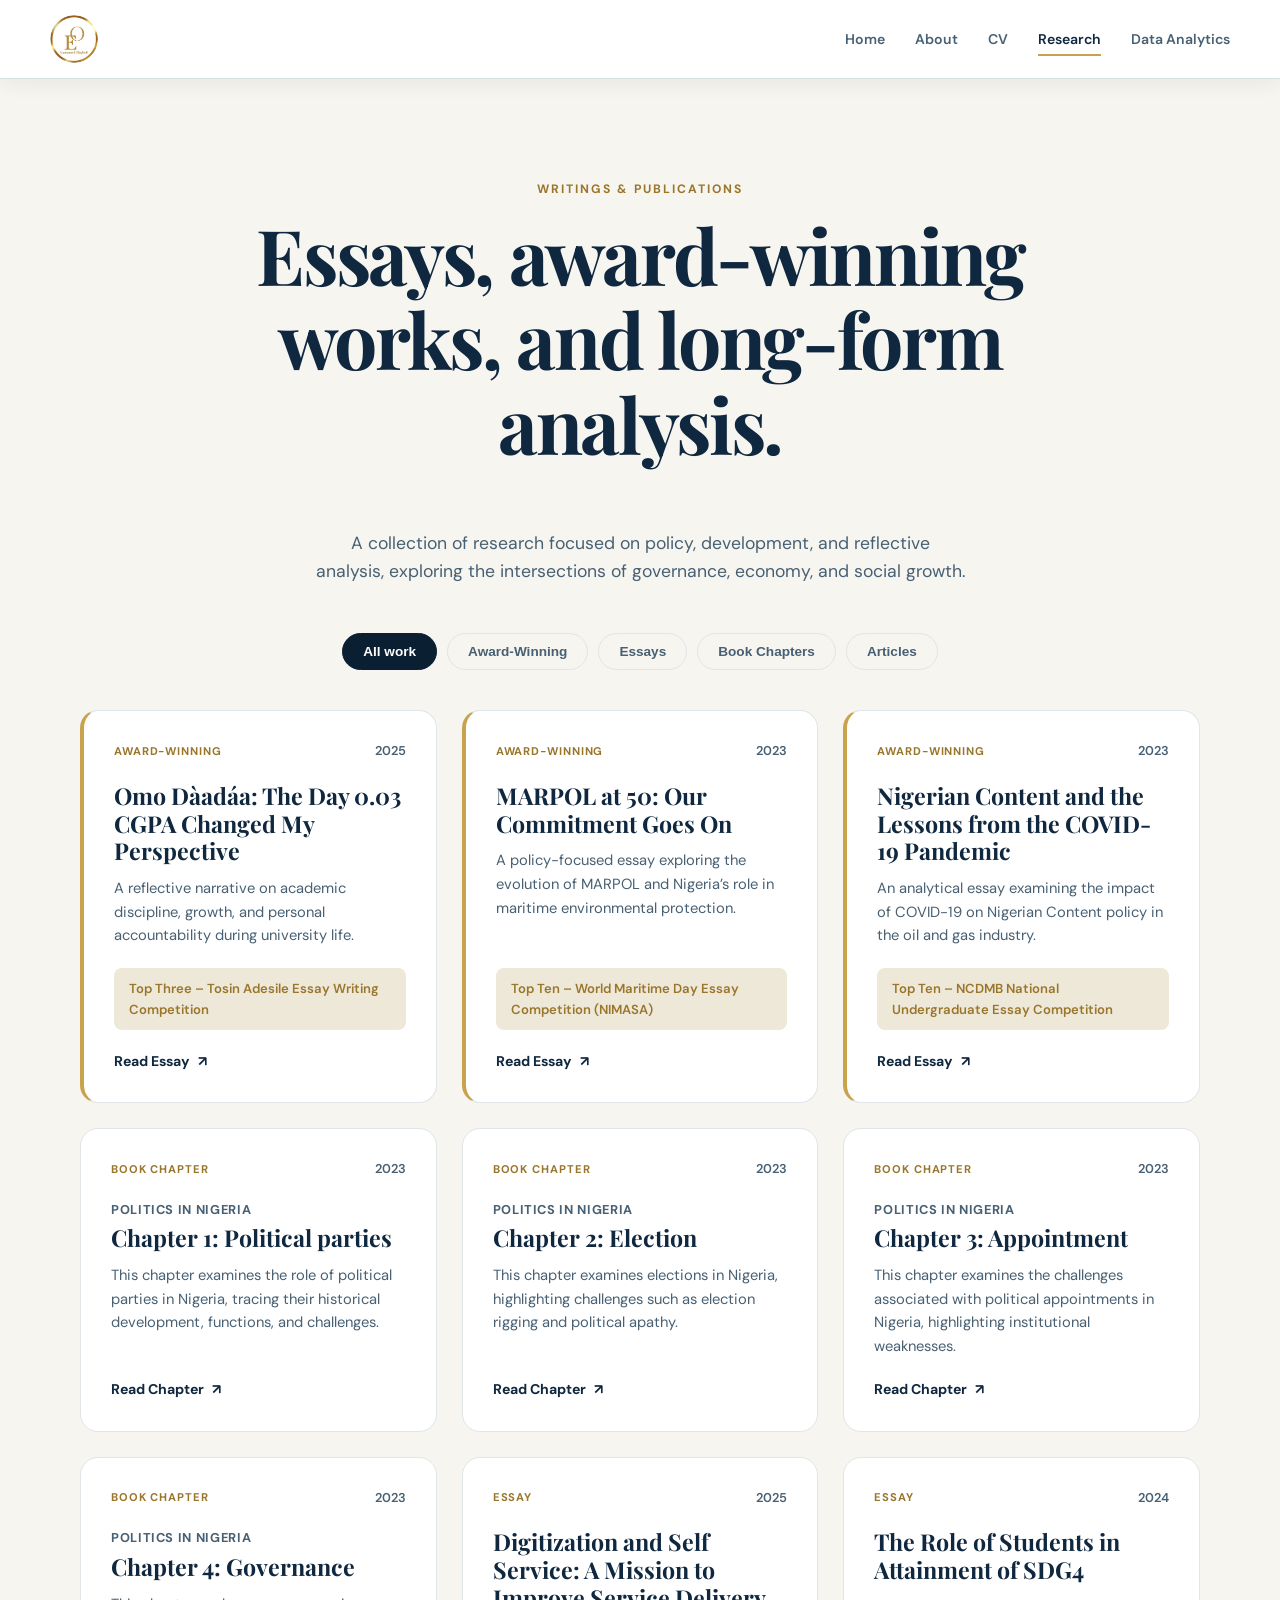
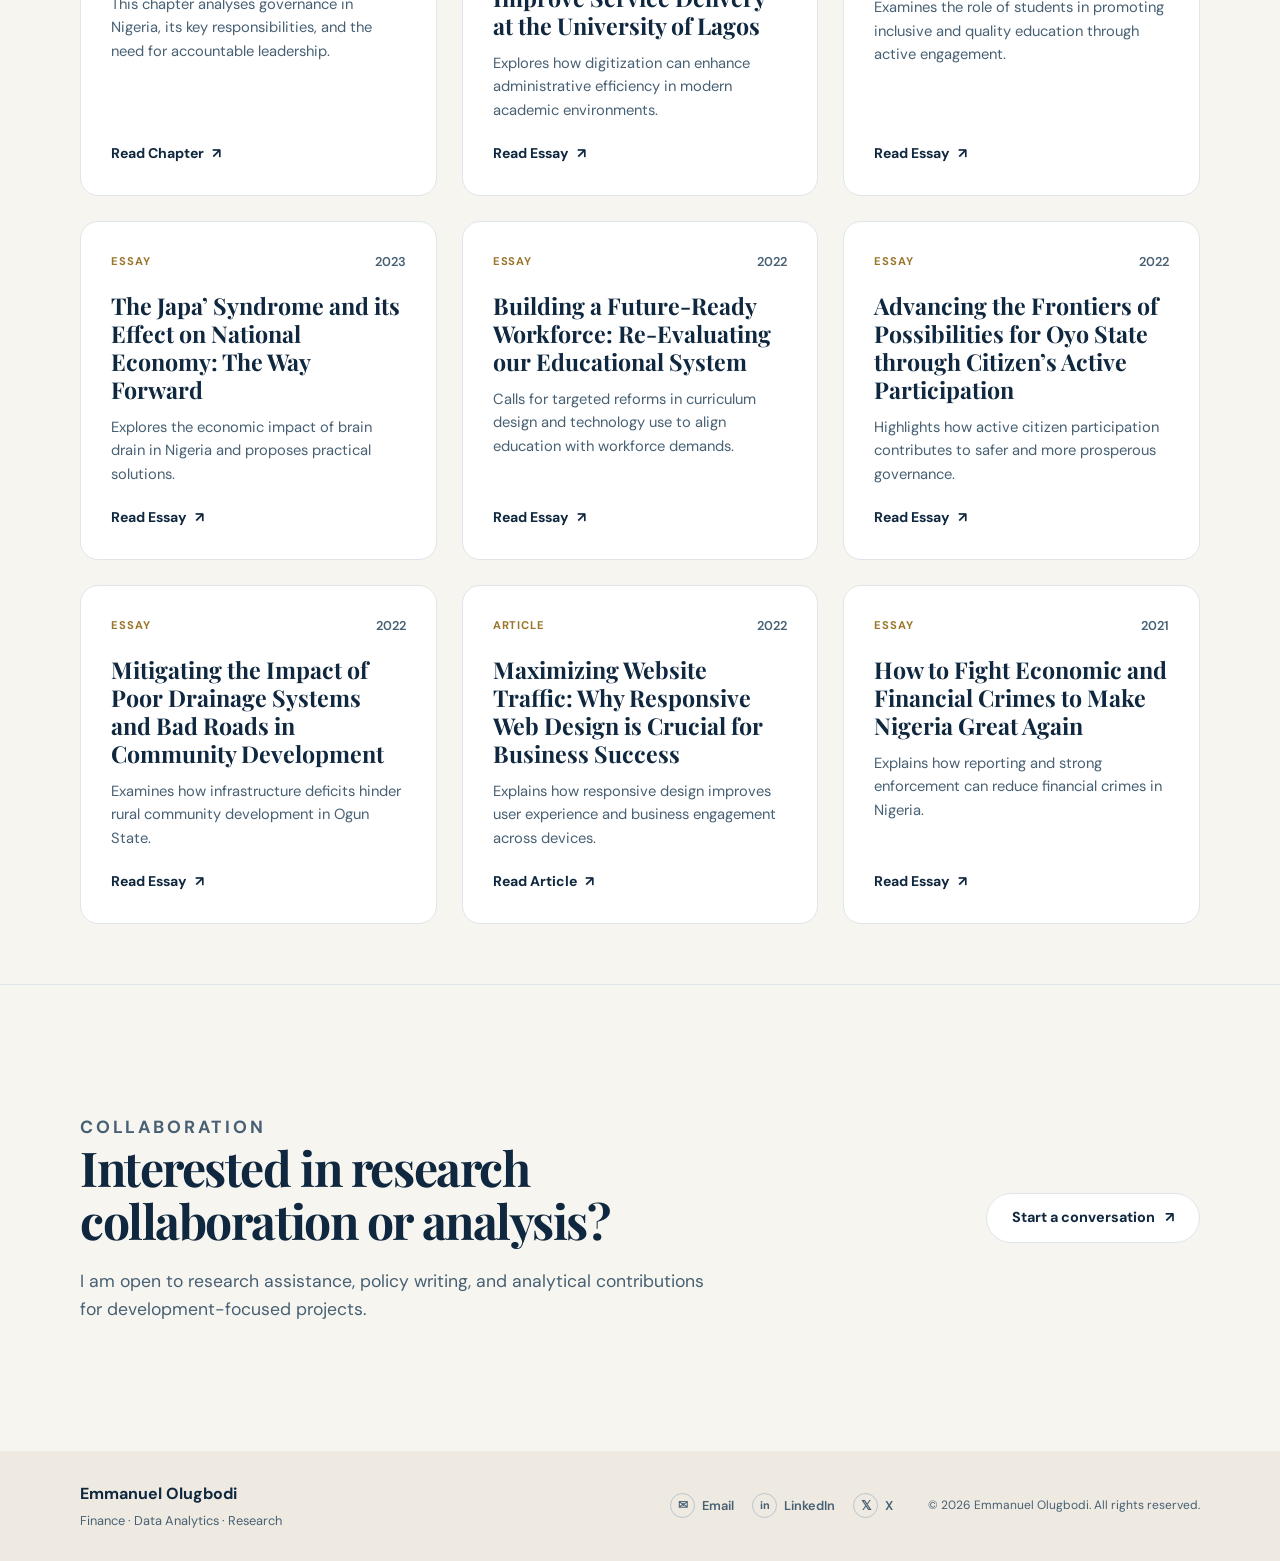
<file: research.html>
<!DOCTYPE html>
<html lang="en">

<head>
    <meta charset="UTF-8">
    <meta name="viewport" content="width=device-width, initial-scale=1.0">
    <meta name="description" content="Explore Emmanuel Olugbodi's writings, publications, and award-winning essays focused on policy, development, and reflective analysis.">
    <meta name="theme-color" content="#0b1f33">
    <title>Research | Emmanuel Olugbodi</title>

    <!-- FAVICONS -->
    <link rel="icon" href="images/favicon.ico">
    <link rel="icon" type="image/png" sizes="32x32" href="images/favicon-32x32.png">
    <link rel="icon" type="image/png" sizes="16x16" href="images/favicon-16x16.png">
    <link rel="apple-touch-icon" href="assets/favicon/apple-touch-icon.png">

    <!-- STYLESHEETS -->
    <link rel="stylesheet" href="css/research-style.css">
</head>

<body>
    <!-- NAVIGATION -->
    <header class="site-header">
        <nav class="navbar" aria-label="Primary navigation">
            <div class="nav-container">
                <a class="brand" href="index.html" aria-label="Emmanuel Olugbodi home">
                    <img src="images/MyLogom.jpg" alt="Emmanuel Olugbodi logo">
                </a>

                <button class="menu-toggle" type="button" aria-expanded="false" aria-controls="primary-menu" aria-label="Open navigation menu">
                    <span></span><span></span><span></span>
                </button>

                <ul class="nav-links" id="primary-menu">
                    <li><a href="index.html">Home</a></li>
                    <li><a href="about.html">About</a></li>
                    <li><a href="cv.html">CV</a></li>
                    <li><a class="active" href="research.html" aria-current="page">Research</a></li>
                    <li><a href="analytics.html">Data Analytics</a></li>
                </ul>
            </div>
        </nav>
    </header>

    <main>
        <!-- HERO -->
        <section class="research-hero" aria-labelledby="research-title">
            <div class="research-hero-inner section-shell">
                <p class="eyebrow">Writings & Publications</p>
                <h1 id="research-title">Essays, award-winning works, and long-form analysis.</h1>
                <p class="hero-description">
                    A collection of research focused on policy, development, and reflective analysis, exploring the intersections of governance, economy, and social growth.
                </p>
            </div>
        </section>

        <!-- FILTERS -->
        <section class="filter-section section-shell" aria-label="Filter writings">
            <div class="filter-bar" role="group" id="filters">
                <button class="filter-button active" type="button" data-filter="all" aria-pressed="true">All work</button>
                <button class="filter-button" type="button" data-filter="award" aria-pressed="false">Award-Winning</button>
                <button class="filter-button" type="button" data-filter="essay" aria-pressed="false">Essays</button>
                <button class="filter-button" type="button" data-filter="chapter" aria-pressed="false">Book Chapters</button>
                <button class="filter-button" type="button" data-filter="article" aria-pressed="false">Articles</button>
            </div>
        </section>

        <!-- WRITINGS CONTAINER -->
        <section class="writings-section section-shell">
            <div id="writings-container" class="writings-grid" aria-live="polite">
                <!-- Cards rendered by JavaScript -->
            </div>
        </section>

        <!-- RESEARCH CTA -->
        <section class="research-cta" aria-labelledby="research-cta-title">
            <div class="cta-inner section-shell">
                <div class="cta-copy">
                    <p class="section-label">Collaboration</p>
                    <h2 id="research-cta-title">Interested in research collaboration or analysis?</h2>
                    <p>I am open to research assistance, policy writing, and analytical contributions for development-focused projects.</p>
                </div>
                <div class="cta-actions">
                    <a class="button button-light" href="mailto:olugbodiemmanuel1@gmail.com">Start a conversation <span aria-hidden="true">↗</span></a>
                </div>
            </div>
        </section>
    </main>

    <!-- FOOTER -->
    <footer class="site-footer">
        <div class="footer-inner section-shell">
            <div class="footer-brand">
                <a class="footer-name" href="index.html">Emmanuel Olugbodi</a>
                <p class="footer-copy">Finance · Data Analytics · Research</p>
            </div>
            <div class="social-links" aria-label="Social and contact links">
                <a href="mailto:olugbodiemmanuel1@gmail.com" aria-label="Email Emmanuel">
                    <span class="social-icon" aria-hidden="true">✉</span>
                    <span>Email</span>
                </a>
                <a href="https://www.linkedin.com/in/emmanuelsafr" target="_blank" rel="noopener noreferrer" aria-label="Emmanuel on LinkedIn">
                    <span class="social-icon linkedin-icon" aria-hidden="true">in</span>
                    <span>LinkedIn</span>
                </a>
                <a href="https://x.com/_emmanuelSAFR" target="_blank" rel="noopener noreferrer" aria-label="Emmanuel on X">
                    <span class="social-icon x-icon" aria-hidden="true">𝕏</span>
                    <span>X</span>
                </a>
            </div>
            <p class="copyright">
                © <span id="year"></span> Emmanuel Olugbodi. All rights reserved.
            </p>
        </div>
    </footer>

    <!-- BACK TO TOP -->
    <button class="back-to-top" id="back-to-top" type="button" aria-label="Back to top">↑</button>

    <!-- SCRIPTS -->
    <script src="js/research-script.js"></script>
</body>

</html>
</file>
<file: css/style.css>
/* =========================================================
   GLOBAL PORTFOLIO STYLESHEET
   Emmanuel Olugbodi Portfolio
   ========================================================= */


/* =========================================================
   GOOGLE FONTS
   ========================================================= */

@import url('https://fonts.googleapis.com/css2?family=DM+Sans:wght@400;500;600;700&family=Playfair+Display:wght@600;700&display=swap');


/* =========================================================
   DESIGN VARIABLES
   ========================================================= */

:root {

    /* Main colours */

    --ink: #10283f;
    --ink-soft: #526778;

    --navy: #0b1f33;
    --navy-soft: #16344f;

    --cream: #f7f5f0;
    --cream-dark: #eeeae1;

    --paper: #ffffff;

    --line: #dfe5e8;

    --gold: #c9a24d;
    --gold-dark: #9a762b;
    --gold-soft: #ead9a7;


    /* Effects */

    --shadow-soft:
        0 8px 25px rgba(16, 40, 63, 0.08);

    --shadow:
        0 18px 50px rgba(16, 40, 63, 0.10);

    --shadow-strong:
        0 18px 45px rgba(16, 40, 63, 0.16);


    /* Layout */

    --radius: 16px;

    --content-width: 1120px;

    --nav-height: 78px;

}


/* =========================================================
   GLOBAL RESET
   ========================================================= */

*,
*::before,
*::after {
    box-sizing: border-box;
}


html {
    scroll-behavior: smooth;
}


body {

    margin: 0;

    min-width: 320px;

    min-height: 100vh;

    overflow-x: hidden;

    background: var(--cream);

    color: var(--ink);

    font-family:
        'DM Sans',
        Arial,
        sans-serif;

    font-size: 16px;

    line-height: 1.65;

    -webkit-font-smoothing: antialiased;

    text-rendering: optimizeLegibility;
}


img {
    display: block;
    max-width: 100%;
}


a {
    color: inherit;
    text-decoration: none;
}


button,
a {
    -webkit-tap-highlight-color: transparent;
}


/* =========================================================
   GENERAL TYPOGRAPHY
   ========================================================= */

h1,
h2,
h3 {

    margin-top: 0;

    font-family:
        'Playfair Display',
        Georgia,
        serif;

    line-height: 1.12;

    color: var(--ink);

}


p {
    margin-top: 0;
}


h1 {
    font-size:
        clamp(
            2.7rem,
            5vw,
            4.8rem
        );

    letter-spacing: -0.035em;
}


h2 {
    font-size:
        clamp(
            2rem,
            3.5vw,
            3.25rem
        );

    letter-spacing: -0.025em;
}


h3 {
    font-size: 1.45rem;
}


.section-kicker,
.eyebrow {

    margin: 0 0 14px;

    color: var(--gold-dark);

    font-size: 0.72rem;

    font-weight: 700;

    letter-spacing: 0.14em;

    line-height: 1.4;

    text-transform: uppercase;
}


/* =========================================================
   SHARED PAGE WIDTH
   ========================================================= */

.section-shell {

    width:
        min(
            var(--content-width),
            calc(100% - 48px)
        );

    margin-inline: auto;

}


/* =========================================================
   SITE NAVIGATION
   ========================================================= */

.site-header {

    position: relative;

    z-index: 1000;
}


.navbar {

    /*
     * Fixed navigation is used consistently
     * across the entire portfolio.
     */

    position: fixed;

    top: 0;
    left: 0;

    width: 100%;

    z-index: 1000;


    /*
     * White navigation deliberately contrasts
     * with the cream page background.
     */

    background:
        rgba(
            255,
            255,
            255,
            0.96
        );

    border-bottom:
        1px solid
        rgba(
            223,
            229,
            232,
            0.95
        );

    box-shadow:
        0 2px 12px
        rgba(
            16,
            40,
            63,
            0.06
        );

    backdrop-filter:
        blur(14px);

    -webkit-backdrop-filter:
        blur(14px);
}


/*
 * Slightly stronger shadow after scrolling.
 */

.navbar.scrolled {

    box-shadow:
        0 5px 18px
        rgba(
            16,
            40,
            63,
            0.10
        );
}


.nav-container {

    width:
        min(
            1180px,
            calc(100% - 48px)
        );

    min-height:
        var(--nav-height);

    margin-inline: auto;

    display: flex;

    align-items: center;

    justify-content: space-between;

    gap: 2rem;
}


/* =========================================================
   BRAND / LOGO
   ========================================================= */

.brand {

    display: inline-flex;

    align-items: center;

    justify-content: center;

    flex-shrink: 0;
}


.brand img {

    width: 48px;

    height: 48px;

    object-fit: cover;

    border-radius: 50%;
}


/* =========================================================
   DESKTOP NAVIGATION LINKS
   ========================================================= */

.nav-links {

    display: flex;

    align-items: center;

    gap: 30px;

    padding: 0;

    margin: 0;

    list-style: none;
}


.nav-links a {

    position: relative;

    color: var(--ink-soft);

    font-size: 0.84rem;

    font-weight: 600;

    transition:
        color 180ms ease;
}


.nav-links a::after {

    content: '';

    position: absolute;

    left: 0;

    right: 100%;

    bottom: -8px;

    height: 2px;

    background: var(--gold);

    transition:
        right 180ms ease;
}


.nav-links a:hover,
.nav-links a.active {

    color: var(--ink);
}


.nav-links a:hover::after,
.nav-links a.active::after {

    right: 0;
}


/* =========================================================
   MOBILE MENU BUTTON
   ========================================================= */

.menu-toggle {

    display: none;

    width: 42px;

    height: 42px;

    padding: 0;

    border:
        1px solid
        var(--line);

    border-radius: 10px;

    background: var(--paper);

    cursor: pointer;

    position: relative;

    z-index: 2000;
}


.menu-toggle span {

    display: block;

    width: 18px;

    height: 2px;

    margin: 4px auto;

    background: var(--ink);

    transition:
        transform 180ms ease,
        opacity 180ms ease;
}


/*
 * Hamburger becomes an X.
 */

.menu-toggle[aria-expanded="true"]
span:nth-child(1) {

    transform:
        translateY(6px)
        rotate(45deg);
}


.menu-toggle[aria-expanded="true"]
span:nth-child(2) {

    opacity: 0;
}


.menu-toggle[aria-expanded="true"]
span:nth-child(3) {

    transform:
        translateY(-6px)
        rotate(-45deg);
}


/* =========================================================
   PAGE OFFSET
   ========================================================= */

/*
 * Because the navbar is fixed, page content must
 * begin below it.
 */

main {

    padding-top:
        var(--nav-height);
}


/* =========================================================
   BUTTONS
   ========================================================= */

.button {

    display: inline-flex;

    align-items: center;

    justify-content: center;

    gap: 10px;

    min-height: 46px;

    padding:
        0 20px;

    border:
        1px solid
        transparent;

    border-radius: 999px;

    font-size: 0.86rem;

    font-weight: 700;

    cursor: pointer;

    transition:
        transform 180ms ease,
        background 180ms ease,
        color 180ms ease,
        border-color 180ms ease;
}


.button:hover {

    transform:
        translateY(-2px);
}


.button-primary {

    background:
        var(--navy);

    color:
        #ffffff;

    box-shadow:
        0 8px 18px
        rgba(
            11,
            31,
            51,
            0.16
        );
}


.button-primary:hover {

    background:
        var(--ink);
}


.button-secondary {

    background:
        transparent;

    color:
        var(--ink);

    border-color:
        #b9c5cc;
}


.button-secondary:hover {

    background:
        var(--paper);

    border-color:
        var(--ink);
}


.button-dark {

    background:
        var(--gold);

    color:
        var(--navy);
}


.button-dark:hover {

    background:
        var(--gold-soft);
}


/* =========================================================
   HOME PAGE
   ========================================================= */


/* Hero */

.hero {

    min-height:
        620px;

    display:
        grid;

    grid-template-columns:
        minmax(0, 1.1fr)
        minmax(300px, 0.9fr);

    align-items:
        center;

    gap:
        70px;

    padding:
        70px 0 78px;
}


.hero-copy {

    min-width: 0;
}


.hero h1 {

    max-width:
        680px;

    margin-bottom:
        22px;
}


.hero-text {

    max-width:
        570px;

    margin-bottom:
        26px;

    color:
        var(--ink-soft);

    font-size:
        1rem;

    line-height:
        1.75;
}


.hero-actions {

    display:
        flex;

    flex-wrap:
        wrap;

    gap:
        10px;
}


.availability {

    display:
        flex;

    align-items:
        center;

    gap:
        9px;

    margin:
        22px 0 0;

    color:
        var(--ink-soft);

    font-size:
        0.78rem;
}


.status-dot {

    width:
        7px;

    height:
        7px;

    flex-shrink:
        0;

    border-radius:
        50%;

    background:
        #4f9b68;

    box-shadow:
        0 0 0 4px
        rgba(
            79,
            155,
            104,
            0.12
        );
}


/* =========================================================
   HOME PASSPORT PHOTO
   ========================================================= */

.hero-visual {

    position:
        relative;

    min-height:
        450px;

    display:
        grid;

    place-items:
        center;
}


.hero-visual::before {

    content: '';

    position:
        absolute;

    width:
        340px;

    height:
        340px;

    border-radius:
        50%;

    background:
        #e9e4d6;
}


.portrait-frame {

    position:
        relative;

    width:
        min(
            330px,
            80%
        );

    aspect-ratio:
        0.84;

    padding:
        12px;

    background:
        var(--paper);

    box-shadow:
        var(--shadow);

    transform:
        rotate(2deg);
}


.portrait-frame::before {

    content: '';

    position:
        absolute;

    inset:
        -10px
        10px
        10px
        -10px;

    border:
        1px solid
        var(--gold);

    z-index:
        -1;
}


.portrait-frame img {

    width:
        100%;

    height:
        100%;

    object-fit:
        cover;

    object-position:
        center top;
}


/* Supporting labels */

.visual-note {

    position:
        absolute;

    display:
        flex;

    align-items:
        center;

    gap:
        9px;

    padding:
        10px 13px;

    background:
        var(--paper);

    box-shadow:
        var(--shadow-soft);

    font-size:
        0.7rem;
}


.visual-note strong {

    color:
        var(--gold);

    font-size:
        0.78rem;
}


.note-one {

    top:
        12%;

    right:
        0;
}


.note-two {

    bottom:
        12%;

    left:
        0;
}


/* =========================================================
   HOME FOCUS STRIP
   ========================================================= */

.intro-strip {

    background:
        var(--navy);

    color:
        #ffffff;
}


.focus-grid {

    display:
        grid;

    grid-template-columns:
        0.35fr 1fr;

    gap:
        45px;

    align-items:
        center;

    padding:
        35px 0;
}


.focus-grid .section-kicker {

    margin:
        0;

    color:
        var(--gold-soft);
}


.focus-statement {

    max-width:
        760px;

    margin:
        0;

    font-family:
        'Playfair Display',
        Georgia,
        serif;

    font-size:
        clamp(
            1.2rem,
            2vw,
            1.7rem
        );

    line-height:
        1.35;
}


/* =========================================================
   SHARED SECTION HEADINGS
   ========================================================= */

.section-heading {

    display:
        flex;

    align-items:
        flex-end;

    justify-content:
        space-between;

    gap:
        25px;

    margin-bottom:
        30px;
}


.section-heading h2 {

    margin:
        0;
}


.text-link,
.inline-link {

    color:
        var(--gold-dark);

    font-size:
        0.84rem;

    font-weight:
        700;
}


.text-link:hover,
.inline-link:hover {

    color:
        var(--ink);
}


/* =========================================================
   HOME FOCUS CARDS
   ========================================================= */

.work-section {

    padding:
        78px 0;
}


.focus-cards {

    display:
        grid;

    grid-template-columns:
        repeat(
            3,
            1fr
        );

    gap:
        16px;
}


.focus-card {

    min-height:
        280px;

    padding:
        26px;

    border:
        1px solid
        var(--line);

    border-radius:
        var(--radius);

    background:
        var(--paper);

    transition:
        transform 180ms ease,
        box-shadow 180ms ease;
}


.focus-card:hover {

    transform:
        translateY(-4px);

    box-shadow:
        var(--shadow);
}


.focus-card.featured-card {

    background:
        #eee8d9;

    border-color:
        #ded1af;
}


.card-number,
.focus-number {

    display:
        block;

    margin-bottom:
        34px;

    color:
        var(--gold);

    font-size:
        0.76rem;

    font-weight:
        700;
}


.focus-card h3 {

    margin-bottom:
        10px;

    font-family:
        'Playfair Display',
        Georgia,
        serif;

    font-size:
        1.4rem;
}


.focus-card p {

    margin-bottom:
        18px;

    color:
        var(--ink-soft);

    font-size:
        0.88rem;

    line-height:
        1.7;
}


.focus-card a {

    display:
        inline-flex;

    align-items:
        center;

    gap:
        8px;

    color:
        var(--gold-dark);

    font-size:
        0.82rem;

    font-weight:
        700;
}


/* =========================================================
   CLOSING CTA
   ========================================================= */

.closing-cta,
.about-cta {

    display:
        flex;

    align-items:
        center;

    justify-content:
        space-between;

    gap:
        30px;

    padding:
        55px 0 75px;

    border-top:
        1px solid
        var(--line);
}


.closing-cta h2,
.about-cta h2 {

    max-width:
        650px;

    margin:
        0;
}


/* =========================================================
   ABOUT PAGE
   ========================================================= */

.about-hero {

    padding:
        70px 0 55px;

    text-align:
        center;
}


.about-hero-content {

    max-width:
        820px;

    margin-inline:
        auto;
}


.about-hero h1 {

    max-width:
        760px;

    margin:
        0 auto 18px;
}


.hero-intro {

    max-width:
        680px;

    margin:
        0 auto;

    color:
        var(--ink-soft);

    font-size:
        1rem;

    line-height:
        1.75;
}


/* =========================================================
   ABOUT STORY SECTIONS
   ========================================================= */

.story-section {

    padding:
        58px 0;

    border-top:
        1px solid
        var(--line);
}


.story-section-alt {

    background:
        #f0ede6;
}


.story-layout {

    display:
        grid;

    grid-template-columns:
        minmax(
            200px,
            0.7fr
        )
        minmax(
            0,
            1.3fr
        );

    gap:
        65px;

    align-items:
        start;
}


.story-label h2 {

    max-width:
        400px;

    margin:
        0;

    font-size:
        clamp(
            1.8rem,
            3vw,
            2.6rem
        );
}


.story-content {

    max-width:
        720px;
}


.story-content p,
.professional-content p,
.direction-content p {

    color:
        var(--ink-soft);

    font-size:
        0.95rem;

    line-height:
        1.8;
}


.lead-paragraph {

    color:
        var(--ink) !important;

    font-size:
        1.02rem !important;
}


/* =========================================================
   PROFESSIONAL DEVELOPMENT
   ========================================================= */

.professional-development {

    padding:
        58px 0;

    border-top:
        1px solid
        var(--line);
}


.professional-grid {

    display:
        grid;

    grid-template-columns:
        minmax(
            200px,
            0.7fr
        )
        minmax(
            0,
            1.3fr
        );

    gap:
        65px;

    align-items:
        start;
}


.professional-grid h2 {

    margin:
        0;

    font-size:
        clamp(
            1.8rem,
            3vw,
            2.6rem
        );
}


.professional-content {

    max-width:
        720px;
}


.credential-card {

    display:
        flex;

    align-items:
        center;

    gap:
        18px;

    margin:
        24px 0;

    padding:
        18px;

    border:
        1px solid
        var(--line);

    border-radius:
        12px;

    background:
        var(--paper);

    box-shadow:
        var(--shadow-soft);
}


.credential-number {

    display:
        flex;

    align-items:
        center;

    justify-content:
        center;

    width:
        58px;

    height:
        58px;

    flex-shrink:
        0;

    border-radius:
        50%;

    background:
        var(--navy);

    color:
        var(--gold-soft);

    font-size:
        0.78rem;

    font-weight:
        700;
}


.credential-card h3 {

    margin:
        0 0 4px;

    font-family:
        'DM Sans',
        Arial,
        sans-serif;

    font-size:
        0.98rem;

    font-weight:
        700;
}


.credential-card p {

    margin:
        0;

    font-size:
        0.84rem;
}


/* =========================================================
   ABOUT AREAS OF FOCUS
   ========================================================= */

.focus-section {

    padding:
        58px 0;

    border-top:
        1px solid
        var(--line);
}


.focus-section .section-heading {

    margin-bottom:
        26px;
}


.focus-section .focus-grid {

    display:
        grid;

    grid-template-columns:
        repeat(
            4,
            1fr
        );

    gap:
        14px;

    padding:
        0;
}


.focus-section .focus-card {

    min-height:
        210px;
}


/* =========================================================
   PROFESSIONAL DIRECTION
   ========================================================= */

.direction-section {

    padding:
        60px 0;

    background:
        var(--navy);

    color:
        #ffffff;
}


.direction-content {

    max-width:
        760px;

    margin-inline:
        auto;

    text-align:
        center;
}


.direction-content .section-kicker {

    color:
        var(--gold-soft);
}


.direction-content h2 {

    color:
        #ffffff;

    margin-bottom:
        18px;
}


.direction-content p {

    color:
        rgba(
            255,
            255,
            255,
            0.78
        );
}


/* =========================================================
   FOOTER
   ========================================================= */

.site-footer {

    background:
        var(--cream-dark);

    border-top:
        1px solid
        var(--line);
}


.footer-inner {

    min-height:
        140px;

    padding:
        25px 0;

    display:
        grid;

    grid-template-columns:
        1fr
        auto
        auto;

    align-items:
        center;

    gap:
        28px;
}


.footer-identity {

    min-width:
        0;
}


.footer-name {

    display:
        inline-block;

    margin-bottom:
        3px;

    font-weight:
        700;
}


.footer-copy,
.copyright {

    margin:
        0;

    color:
        var(--ink-soft);

    font-size:
        0.76rem;
}


/* =========================================================
   SOCIAL LINKS
   ========================================================= */

.social-links {

    display:
        flex;

    align-items:
        center;

    justify-content:
        center;

    flex-wrap:
        wrap;

    gap:
        8px;
}


.social-links a {

    display:
        inline-flex;

    align-items:
        center;

    gap:
        7px;

    min-height:
        34px;

    padding:
        0 10px;

    border:
        1px solid
        #c4ced3;

    border-radius:
        999px;

    background:
        rgba(
            255,
            255,
            255,
            0.4
        );

    color:
        var(--ink-soft);

    font-size:
        0.74rem;

    font-weight:
        600;

    transition:
        transform 180ms ease,
        color 180ms ease,
        border-color 180ms ease,
        background 180ms ease;
}


.social-links a:hover {

    transform:
        translateY(-2px);

    color:
        var(--ink);

    border-color:
        var(--gold);

    background:
        var(--paper);
}


.social-icon {

    display:
        inline-flex;

    align-items:
        center;

    justify-content:
        center;

    width:
        21px;

    height:
        21px;

    border-radius:
        50%;

    border:
        1px solid
        #b9c5cc;

    font-size:
        0.65rem;

    font-weight:
        700;
}


.social-links a:hover .social-icon {

    border-color:
        var(--gold);

    background:
        var(--gold);

    color:
        var(--navy);
}


/* =========================================================
   BACK TO TOP
   ========================================================= */

.back-to-top {

    position:
        fixed;

    right:
        22px;

    bottom:
        22px;

    z-index:
        1100;

    width:
        44px;

    height:
        44px;

    display:
        flex;

    align-items:
        center;

    justify-content:
        center;

    border:
        1px solid
        rgba(
            201,
            162,
            77,
            0.55
        );

    border-radius:
        50%;

    background:
        var(--navy);

    color:
        #ffffff;

    font-size:
        1.05rem;

    font-weight:
        700;

    cursor:
        pointer;

    opacity:
        0;

    visibility:
        hidden;

    transform:
        translateY(12px);

    box-shadow:
        0 10px 25px
        rgba(
            11,
            31,
            51,
            0.20
        );

    transition:
        opacity 180ms ease,
        visibility 180ms ease,
        transform 180ms ease,
        background 180ms ease;
}


.back-to-top.visible {

    opacity:
        1;

    visibility:
        visible;

    transform:
        translateY(0);
}


.back-to-top:hover {

    background:
        var(--ink);

    transform:
        translateY(-3px);
}


/* =========================================================
   ACCESSIBILITY
   ========================================================= */

.nav-links a:focus-visible,
.brand:focus-visible,
.menu-toggle:focus-visible,
.button:focus-visible,
.social-links a:focus-visible,
.back-to-top:focus-visible {

    outline:
        3px solid
        var(--gold);

    outline-offset:
        3px;
}


/* =========================================================
   TABLET
   ========================================================= */

@media (max-width: 950px) {

    .hero {

        grid-template-columns:
            1fr 0.85fr;

        gap:
            45px;
    }


    .focus-section .focus-grid {

        grid-template-columns:
            repeat(
                2,
                1fr
            );
    }


    .footer-inner {

        grid-template-columns:
            1fr
            auto;

    }


    .copyright {

        grid-column:
            1 / -1;

        text-align:
            right;
    }

}


/* =========================================================
   MOBILE
   ========================================================= */

@media (max-width: 768px) {

    :root {

        --nav-height:
            68px;
    }


    body {

        font-size:
            15px;
    }


    main {

        padding-top:
            var(--nav-height);
    }


    .section-shell {

        width:
            calc(
                100% - 36px
            );
    }


    .nav-container {

        width:
            calc(
                100% - 36px
            );

        min-height:
            var(--nav-height);
    }


    .brand img {

        width:
            42px;

        height:
            42px;
    }


    /* Mobile hamburger */

    .menu-toggle {

        display:
            grid;

        place-content:
            center;

        gap:
            3px;
    }


    .menu-toggle span {

        margin:
            0;
    }


    /* Mobile navigation */

    .nav-links {

        display:
            none;

        position:
            fixed;

        top:
            var(--nav-height);

        left:
            0;

        right:
            0;

        z-index:
            1001;

        flex-direction:
            column;

        align-items:
            stretch;

        gap:
            0;

        width:
            100%;

        max-height:
            calc(
                100svh -
                var(--nav-height)
            );

        overflow-y:
            auto;

        padding:
            7px 18px 15px;

        background:
            var(--paper);

        border-bottom:
            1px solid
            var(--line);

        box-shadow:
            0 14px 30px
            rgba(
                16,
                40,
                63,
                0.12
            );
    }


    .nav-links.open {

        display:
            flex;
    }


    .nav-links li {

        border-bottom:
            1px solid
            rgba(
                223,
                229,
                232,
                0.75
            );
    }


    .nav-links li:last-child {

        border-bottom:
            none;
    }


    .nav-links a {

        display:
            flex;

        align-items:
            center;

        min-height:
            44px;

        padding:
            7px 0;

        font-size:
            0.84rem;
    }


    .nav-links a::after {

        bottom:
            2px;
    }


    /* =====================================================
       HOME MOBILE
       ===================================================== */

    .hero {

        display:
            flex;

        flex-direction:
            column;

        gap:
            20px;

        min-height:
            auto;

        padding:
            38px 0 55px;
    }


    /*
     * Passport photograph appears FIRST
     * on mobile.
     */

    .hero-visual {

        order:
            1;

        width:
            100%;

        min-height:
            300px;
    }


    .hero-copy {

        order:
            2;

        width:
            100%;
    }


    .hero-visual::before {

        width:
            245px;

        height:
            245px;
    }


    .portrait-frame {

        width:
            205px;
    }


    .visual-note {

        padding:
            9px 11px;

        font-size:
            0.65rem;
    }


    .note-one {

        top:
            10%;

        right:
            0;
    }


    .note-two {

        bottom:
            10%;

        left:
            0;
    }


    .hero h1 {

        font-size:
            clamp(
                2.15rem,
                8vw,
                3rem
            );

        line-height:
            1.1;

        letter-spacing:
            -0.03em;
    }


    .hero-text {

        font-size:
            0.92rem;

        line-height:
            1.7;
    }


    .hero-actions {

        flex-direction:
            column;

        align-items:
            stretch;
    }


    .hero-actions .button {

        width:
            100%;
    }


    .availability {

        font-size:
            0.73rem;

        line-height:
            1.5;
    }


    .focus-grid {

        grid-template-columns:
            1fr;

        gap:
            8px;

        padding:
            28px 0;
    }


    .focus-statement {

        font-size:
            1.15rem;
    }


    .work-section {

        padding:
            58px 0;
    }


    .section-heading {

        align-items:
            flex-start;

        flex-direction:
            column;

        gap:
            12px;

        margin-bottom:
            24px;
    }


    .focus-cards {

        grid-template-columns:
            1fr;

        gap:
            12px;
    }


    .focus-card {

        min-height:
            auto;

        padding:
            22px;
    }


    .card-number,
    .focus-number {

        margin-bottom:
            22px;
    }


    .closing-cta,
    .about-cta {

        align-items:
            flex-start;

        flex-direction:
            column;

        padding:
            48px 0 60px;
    }


    /* =====================================================
       ABOUT MOBILE
       ===================================================== */

    .about-hero {

        padding:
            42px 0 36px;
    }


    .about-hero h1 {

        font-size:
            clamp(
                2.1rem,
                8vw,
                3rem
            );

        line-height:
            1.1;
    }


    .hero-intro {

        font-size:
            0.92rem;

        line-height:
            1.7;
    }


    .story-section,
    .professional-development,
    .focus-section {

        padding:
            42px 0;
    }


    .story-layout,
    .professional-grid {

        grid-template-columns:
            1fr;

        gap:
            20px;
    }


    .story-label h2,
    .professional-grid h2 {

        font-size:
            1.8rem;
    }


    .story-content p,
    .professional-content p,
    .direction-content p {

        font-size:
            0.9rem;

        line-height:
            1.72;
    }


    .lead-paragraph {

        font-size:
            0.95rem !important;
    }


    .focus-section .focus-grid {

        grid-template-columns:
            1fr;

        gap:
            12px;
    }


    .focus-section .focus-card {

        min-height:
            auto;
    }


    .direction-section {

        padding:
            48px 0;
    }


    .direction-content {

        text-align:
            left;
    }


    /* =====================================================
       FOOTER MOBILE
       ===================================================== */

    .footer-inner {

        display:
            flex;

        flex-direction:
            column;

        align-items:
            center;

        gap:
            14px;

        padding:
            26px 0;

        text-align:
            center;
    }


    .footer-identity {

        width:
            100%;
    }


    .footer-copy {

        font-size:
            0.72rem;
    }


    .social-links {

        width:
            100%;

        justify-content:
            center;

        gap:
            7px;
    }


    .social-links a {

        min-height:
            33px;

        padding:
            0 9px;

        font-size:
            0.72rem;
    }


    .copyright {

        width:
            100%;

        text-align:
            center;

        white-space:
            normal;

        font-size:
            0.7rem;

        line-height:
            1.5;
    }


    /* Back to top */

    .back-to-top {

        right:
            16px;

        bottom:
            16px;

        width:
            42px;

        height:
            42px;
    }

}


/* =========================================================
   SMALL MOBILE
   ========================================================= */

@media (max-width: 460px) {

    .section-shell {

        width:
            calc(
                100% - 28px
            );
    }


    .nav-container {

        width:
            calc(
                100% - 28px
            );
    }


    .hero {

        padding-top:
            32px;
    }


    .hero-visual {

        min-height:
            285px;
    }


    .portrait-frame {

        width:
            190px;
    }


    .hero h1,
    .about-hero h1 {

        font-size:
            2.05rem;
    }


    .section-heading h2 {

        font-size:
            1.9rem;
    }


    .visual-note {

        font-size:
            0.61rem;

        padding:
            8px 9px;
    }


    .note-one {

        right:
            -2px;
    }


    .note-two {

        left:
            -2px;
    }


    .credential-card {

        align-items:
            flex-start;

        padding:
            14px;

        gap:
            12px;
    }


    .credential-number {

        width:
            48px;

        height:
            48px;

        font-size:
            0.68rem;
    }


    .button {

        width:
            100%;

        min-height:
            44px;

        font-size:
            0.82rem;
    }


    .cta-actions {

        width:
            100%;

        display:
            flex;

        flex-direction:
            column;

        gap:
            8px;
    }


    .social-links {

        gap:
            6px;
    }

}


/* =========================================================
   VERY SMALL DEVICES
   ========================================================= */

@media (max-width: 360px) {

    body {

        font-size:
            14px;
    }


    .section-shell,
    .nav-container {

        width:
            calc(
                100% - 24px
            );
    }


    .hero h1,
    .about-hero h1 {

        font-size:
            1.9rem;
    }


    .portrait-frame {

        width:
            180px;
    }


    .visual-note {

        font-size:
            0.57rem;
    }

}


/* =========================================================
   REDUCED MOTION
   ========================================================= */

@media (prefers-reduced-motion: reduce) {

    html {

        scroll-behavior:
            auto;
    }


    *,
    *::before,
    *::after {

        transition-duration:
            0.01ms !important;

        animation-duration:
            0.01ms !important;
    }

}
</file>
<file: css/analytics-style.css>
/* =========================================================
   GOOGLE FONTS
========================================================= */

@import url('https://fonts.googleapis.com/css2?family=DM+Sans:wght@400;500;600;700&family=Playfair+Display:wght@600;700&display=swap');

/* =========================================================
   ROOT VARIABLES (Matches Homepage)
========================================================= */

:root {
    --ink: #10283f;
    --ink-soft: #476073;
    --cream: #f7f5f0;
    --paper: #ffffff;
    --nav-background: #ffffff;
    --line: #dfe5e8;
    --gold: #c9a24d;
    --gold-soft: #ead9a7;
    --gold-dark: #9a762b;
    --navy: #0b1f33;
    --shadow: 0 18px 50px rgba(16, 40, 63, 0.10);
    --nav-shadow: 0 4px 18px rgba(16, 40, 63, 0.07);
    --radius: 18px;
}

/* =========================================================
   GLOBAL RESET
========================================================= */

* {
    box-sizing: border-box;
}

html {
    scroll-behavior: smooth;
}

body {
    margin: 0;
    padding-top: 78px;
    min-width: 320px;
    background: var(--cream);
    color: var(--ink);
    font-family: 'DM Sans', Arial, sans-serif;
    line-height: 1.6;
    overflow-x: hidden;
}

img, video {
    display: block;
    max-width: 100%;
}

a {
    color: inherit;
    text-decoration: none;
}

button, a {
    -webkit-tap-highlight-color: transparent;
}

.section-shell {
    width: min(1120px, calc(100% - 48px));
    margin-inline: auto;
}

/* =========================================================
   FIXED NAVIGATION (Exact Homepage Match)
========================================================= */

.site-header {
    position: fixed;
    top: 0;
    left: 0;
    width: 100%;
    z-index: 2000;
    background: rgba(255, 255, 255, 0.98);
    border-bottom: 1px solid #d9e0e4;
    box-shadow: var(--nav-shadow);
    backdrop-filter: blur(14px);
    -webkit-backdrop-filter: blur(14px);
}

.nav-container {
    width: min(1180px, calc(100% - 48px));
    min-height: 78px;
    margin-inline: auto;
    display: flex;
    align-items: center;
    justify-content: space-between;
    gap: 32px;
}

.brand img {
    width: 48px;
    height: 48px;
    object-fit: cover;
    border-radius: 50%;
}

.nav-links {
    display: flex;
    align-items: center;
    gap: 30px;
    list-style: none;
    padding: 0;
    margin: 0;
}

.nav-links a {
    position: relative;
    color: var(--ink-soft);
    font-size: 0.88rem;
    font-weight: 600;
    transition: color 180ms ease;
}

.nav-links a::after {
    content: '';
    position: absolute;
    left: 0;
    right: 100%;
    bottom: -8px;
    height: 2px;
    background: var(--gold);
    transition: right 180ms ease;
}

.nav-links a:hover, .nav-links a.active {
    color: var(--ink);
}

.nav-links a:hover::after, .nav-links a.active::after {
    right: 0;
}

.menu-toggle {
    display: none;
    width: 42px;
    height: 42px;
    padding: 0;
    border: 1px solid var(--line);
    border-radius: 10px;
    background: var(--paper);
    cursor: pointer;
}

.menu-toggle span {
    display: block;
    width: 18px;
    height: 2px;
    margin: 4px auto;
    background: var(--ink);
    transition: transform 180ms ease, opacity 180ms ease;
}

/* Hamburger Animation */
.menu-toggle[aria-expanded="true"] span:nth-child(1) {
    transform: translateY(6px) rotate(45deg);
}
.menu-toggle[aria-expanded="true"] span:nth-child(2) {
    opacity: 0;
}
.menu-toggle[aria-expanded="true"] span:nth-child(3) {
    transform: translateY(-6px) rotate(-45deg);
}

/* =========================================================
   TYPOGRAPHY & UTILITIES
========================================================= */

.section-label, .eyebrow {
    margin: 0 0 12px;
    color: var(--gold-dark);
    font-size: 0.76rem;
    font-weight: 700;
    letter-spacing: 0.16em;
    text-transform: uppercase;
}

h1, h2, h3, p { margin-top: 0; }

h1, h2 {
    font-family: 'Playfair Display', Georgia, serif;
    line-height: 1.1;
    letter-spacing: -0.03em;
}

h1 {
    font-size: clamp(2.8rem, 6vw, 5.2rem);
}

/* =========================================================
   ANALYTICS HERO
========================================================= */

.analytics-hero {
    background: var(--navy);
    color: #fff;
    padding: clamp(4rem, 8vw, 7rem) 0;
}

.analytics-hero-inner {
    display: grid;
    grid-template-columns: 1.2fr 0.8fr;
    gap: 60px;
    align-items: center;
}

.hero-description {
    max-width: 600px;
    margin-bottom: 35px;
    color: #cbd5e1;
    font-size: 1.1rem;
}

.hero-actions {
    display: flex;
    flex-wrap: wrap;
    gap: 15px;
}

.analytics-principles {
    display: grid;
    gap: 15px;
}

.principle-card {
    padding: 22px;
    background: rgba(255, 255, 255, 0.05);
    border-left: 2px solid var(--gold);
    border-radius: 0 8px 8px 0;
}

.card-number {
    display: block;
    margin-bottom: 4px;
    color: var(--gold);
    font-size: 0.75rem;
    font-weight: 700;
}

.principle-card strong {
    display: block;
    margin-bottom: 2px;
    font-family: 'Playfair Display', serif;
    font-size: 1.4rem;
}

.principle-card p {
    margin: 0;
    color: #94a3b8;
    font-size: 0.88rem;
}

/* =========================================================
   CAPABILITY STRIP
========================================================= */

.capability-strip {
    background: #eeeae1;
    border-bottom: 1px solid var(--line);
}

.capability-inner {
    display: flex;
    flex-wrap: wrap;
    justify-content: center;
    gap: 15px 30px;
    padding: 20px 0;
    color: var(--ink-soft);
    font-size: 0.8rem;
    font-weight: 700;
    text-transform: uppercase;
    letter-spacing: 0.05em;
}

/* =========================================================
   PROJECTS SECTION
========================================================= */

.projects-section {
    padding: clamp(4rem, 8vw, 6rem) 0;
}

.section-heading {
    display: flex;
    justify-content: space-between;
    align-items: flex-end;
    gap: 40px;
    margin-bottom: 40px;
}

.section-heading h2 {
    font-size: clamp(2rem, 4vw, 3rem);
    max-width: 700px;
}

.section-intro {
    max-width: 320px;
    color: var(--ink-soft);
    font-size: 0.95rem;
}

.filter-bar {
    display: flex;
    flex-wrap: wrap;
    gap: 10px;
    margin-bottom: 35px;
}

.filter-button {
    padding: 10px 20px;
    border: 1px solid var(--line);
    border-radius: 999px;
    background: transparent;
    color: var(--ink-soft);
    font-size: 0.85rem;
    font-weight: 600;
    cursor: pointer;
    transition: all 180ms ease;
}

.filter-button:hover, .filter-button.active {
    background: var(--navy);
    color: #fff;
    border-color: var(--navy);
}

.project-grid {
    display: grid;
    gap: 30px;
}

.project-card {
    background: var(--paper);
    border: 1px solid var(--line);
    border-radius: var(--radius);
    overflow: hidden;
    box-shadow: 0 10px 30px rgba(16, 40, 63, 0.05);
}

.project-main {
    display: grid;
    grid-template-columns: 0.8fr 1.2fr;
}

.project-visual {
    background: linear-gradient(135deg, #dce8ed, #f0e7cf);
    display: flex;
    align-items: flex-end;
    padding: 30px;
    min-height: 320px;
}

.project-visual.has-image {
    padding: 0;
}

.project-visual img {
    width: 100%;
    height: 100%;
    object-fit: cover;
}

.visual-placeholder strong {
    display: block;
    font-family: 'Playfair Display', serif;
    font-size: 2.2rem;
    line-height: 1.1;
    color: var(--navy);
}

.project-content {
    padding: clamp(1.5rem, 4vw, 2.5rem);
}

.project-tag {
    display: block;
    margin-bottom: 12px;
    color: var(--gold-dark);
    font-size: 0.7rem;
    font-weight: 700;
    text-transform: uppercase;
    letter-spacing: 0.1em;
}

.project-content h3 {
    font-family: 'Playfair Display', serif;
    font-size: clamp(1.6rem, 3vw, 2.2rem);
    margin-bottom: 12px;
}

.project-description {
    color: var(--ink-soft);
    font-size: 1rem;
    margin-bottom: 25px;
}

.project-meta {
    display: flex;
    flex-wrap: wrap;
    gap: 8px;
    margin-bottom: 25px;
}

.meta-pill {
    padding: 6px 12px;
    background: var(--cream);
    border-radius: 999px;
    font-size: 0.75rem;
    font-weight: 600;
    color: var(--ink);
}

.project-actions {
    display: flex;
    flex-wrap: wrap;
    gap: 12px;
}

.project-details {
    display: none;
    padding: 0 clamp(1.5rem, 4vw, 2.5rem) clamp(1.5rem, 4vw, 2.5rem);
    border-top: 1px solid var(--line);
}

.project-details.open {
    display: block;
}

.details-grid {
    display: grid;
    grid-template-columns: repeat(2, 1fr);
    gap: 40px;
    padding-top: 30px;
}

.detail-block h4 {
    margin-bottom: 10px;
    font-size: 0.8rem;
    text-transform: uppercase;
    letter-spacing: 0.05em;
    color: var(--ink);
}

.detail-block p, .detail-block li {
    font-size: 0.92rem;
    color: var(--ink-soft);
    margin: 0;
}

.detail-block ul {
    padding-left: 18px;
    margin-top: 10px;
}

.detail-block li {
    margin-bottom: 8px;
}

.deliverables {
    display: flex;
    flex-direction: column;
    gap: 10px;
    margin-top: 10px;
}

.deliverable-link {
    display: inline-flex;
    align-items: center;
    gap: 8px;
    font-size: 0.9rem;
    font-weight: 700;
    color: var(--gold-dark);
}

.project-video {
    margin-top: 40px;
    border-radius: 12px;
    overflow: hidden;
    background: #000;
}

.project-video video {
    width: 100%;
}

.portfolio-note {
    margin-top: 60px;
    padding: 30px;
    background: #eee8d9;
    border-radius: var(--radius);
    display: flex;
    gap: 20px;
}

.note-mark {
    font-size: 2rem;
    color: var(--gold-dark);
    line-height: 1;
}

.note-content h3 {
    font-size: 1.2rem;
    margin-bottom: 5px;
}

.note-content p {
    margin: 0;
    font-size: 0.95rem;
    color: var(--ink-soft);
}

/* =========================================================
   WORKFLOW SECTION
========================================================= */

.workflow-section {
    padding: clamp(4rem, 8vw, 6rem) 0;
    background: var(--paper);
}

.workflow-grid {
    display: grid;
    grid-template-columns: repeat(4, 1fr);
    gap: 25px;
}

.workflow-card {
    padding: 30px;
    border: 1px solid var(--line);
    border-radius: var(--radius);
}

.workflow-card .card-number {
    font-size: 0.8rem;
    margin-bottom: 25px;
}

.workflow-card h3 {
    font-family: 'Playfair Display', serif;
    font-size: 1.4rem;
    margin-bottom: 12px;
}

.workflow-card p {
    margin: 0;
    font-size: 0.92rem;
    color: var(--ink-soft);
}

/* =========================================================
   CTA SECTION
========================================================= */

.analytics-cta {
    padding: clamp(5rem, 10vw, 8rem) 0;
}

.cta-inner {
    display: grid;
    grid-template-columns: 1.2fr 0.8fr;
    gap: 60px;
    align-items: center;
}

.cta-copy h2 {
    font-size: clamp(2rem, 4vw, 3rem);
    margin-bottom: 20px;
}

.cta-copy p {
    font-size: 1.1rem;
    color: var(--ink-soft);
    margin: 0;
}

.cta-actions {
    display: flex;
    justify-content: flex-end;
}

/* =========================================================
   BUTTONS
========================================================= */

.button {
    display: inline-flex;
    align-items: center;
    justify-content: center;
    gap: 10px;
    min-height: 50px;
    padding: 0 25px;
    border-radius: 999px;
    font-weight: 700;
    font-size: 0.9rem;
    transition: all 180ms ease;
    cursor: pointer;
}

.button-primary {
    background: var(--gold);
    color: var(--navy);
}

.button-primary:hover {
    background: var(--gold-soft);
    transform: translateY(-3px);
}

.button-secondary {
    border: 1px solid rgba(255, 255, 255, 0.4);
    color: #fff;
}

.button-secondary:hover {
    border-color: #fff;
    background: rgba(255, 255, 255, 0.1);
    transform: translateY(-3px);
}

.button-light {
    background: var(--paper);
    border: 1px solid var(--line);
    color: var(--ink);
}

.button-light:hover {
    border-color: var(--gold);
    transform: translateY(-3px);
}

.project-button {
    padding: 10px 18px;
    border: 1px solid var(--line);
    border-radius: 8px;
    background: transparent;
    color: var(--ink);
    font-size: 0.85rem;
    font-weight: 700;
    cursor: pointer;
    transition: all 180ms ease;
}

.project-button:hover {
    border-color: var(--gold);
    background: #faf7ef;
}

.project-button.primary {
    background: var(--navy);
    color: #fff;
    border-color: var(--navy);
}

.project-button.primary:hover {
    background: var(--ink);
}

/* =========================================================
   FOOTER (Exact Homepage Match)
========================================================= */

.site-footer { background: #eeeae1; }

.footer-inner {
    display: grid;
    grid-template-columns: 1fr auto auto;
    align-items: center;
    gap: 35px;
    padding: 30px 0;
}

.footer-brand { min-width: 0; }

.footer-name { display: inline-block; margin-bottom: 4px; font-weight: 700; text-decoration: none; color: inherit; }

.footer-copy { margin: 0; color: var(--ink-soft); font-size: 0.8rem; }

.social-links { display: flex; align-items: center; gap: 18px; }

.social-links a {
    display: inline-flex;
    align-items: center;
    gap: 7px;
    color: var(--ink-soft);
    font-size: 0.8rem;
    font-weight: 600;
    transition: color 180ms ease, transform 180ms ease;
}

.social-links a:hover { color: var(--gold-dark); transform: translateY(-2px); }

.social-icon {
    display: inline-flex;
    width: 25px;
    height: 25px;
    align-items: center;
    justify-content: center;
    border: 1px solid #b9c5cc;
    border-radius: 50%;
    font-size: 0.72rem;
    font-weight: 700;
    transition: border-color 180ms ease, background 180ms ease, color 180ms ease;
}

.social-links a:hover .social-icon { border-color: var(--gold); background: var(--gold); color: var(--navy); }

.linkedin-icon { font-size: 0.68rem; }
.x-icon { font-size: 0.8rem; }

.copyright { margin: 0; color: var(--ink-soft); font-size: 0.75rem; white-space: nowrap; }

/* Back to Top */
.back-to-top {
    position: fixed;
    right: 24px;
    bottom: 24px;
    z-index: 900;
    width: 46px;
    height: 46px;
    display: flex;
    align-items: center;
    justify-content: center;
    border: 1px solid rgba(201, 162, 77, 0.55);
    border-radius: 50%;
    background: var(--navy);
    color: #ffffff;
    font-size: 1.15rem;
    font-weight: 700;
    cursor: pointer;
    opacity: 0;
    visibility: hidden;
    transform: translateY(12px);
    box-shadow: 0 10px 25px rgba(11, 31, 51, 0.20);
    transition: all 180ms ease;
}

.back-to-top.visible { opacity: 1; visibility: visible; transform: translateY(0); }

/* =========================================================
   MOBILE ADAPTATIONS
========================================================= */

@media (max-width: 1024px) {
    .workflow-grid {
        grid-template-columns: repeat(2, 1fr);
    }
}

@media (max-width: 900px) {
    .analytics-hero-inner, .cta-inner {
        grid-template-columns: 1fr;
        gap: 40px;
    }
    .cta-actions {
        justify-content: flex-start;
    }
    .project-main {
        grid-template-columns: 1fr;
    }
    .project-visual {
        min-height: 260px;
    }
    .details-grid {
        grid-template-columns: 1fr;
        gap: 30px;
    }
    .footer-inner {
        gap: 22px;
    }
}

@media (max-width: 800px) {
    body { padding-top: 68px; }
    
    /* Tighter Mobile Box Model */
    .section-shell, .nav-container, .cv-container {
        width: min(calc(100% - 36px), 620px);
    }

    .nav-container { min-height: 68px; }
    .menu-toggle { display: block; }

    .nav-links {
        display: none;
        position: absolute;
        top: 68px;
        left: 0;
        width: 100%;
        z-index: 1001;
        background: rgba(255, 255, 255, 0.99);
        flex-direction: column;
        align-items: stretch;
        gap: 0;
        padding: 10px 22px 18px;
        border-bottom: 1px solid var(--line);
        box-shadow: 0 15px 30px rgba(16, 40, 63, 0.12);
    }

    .nav-links.open { display: flex; }
    .nav-links li { border-bottom: 1px solid rgba(223, 229, 232, 0.75); }
    .nav-links li:last-child { border-bottom: none; }
    .nav-links a { display: block; padding: 14px 0; font-size: 0.92rem; }

    .section-heading {
        flex-direction: column;
        align-items: flex-start;
        gap: 15px;
    }

    .footer-inner {
        display: flex;
        flex-direction: column;
        align-items: center;
        gap: 18px;
        padding: 32px 0;
        text-align: center;
    }
    .footer-brand { display: flex; flex-direction: column; align-items: center; }
    .social-links { justify-content: center; flex-wrap: wrap; gap: 15px 20px; }
    .copyright { white-space: normal; line-height: 1.5; }
}

@media (max-width: 500px) {
    .workflow-grid {
        grid-template-columns: 1fr;
    }
}
</file>
<file: css/cv-style.css>
/* =========================================================
   GOOGLE FONTS
========================================================= */

@import url(
    'https://fonts.googleapis.com/css2?family=DM+Sans:wght@400;500;600;700&family=Playfair+Display:wght@600;700&display=swap'
);


/* =========================================================
   ROOT VARIABLES
========================================================= */

:root {

    --ink: #10283f;
    --ink-soft: #476073;
    --cream: #f7f5f0;
    --paper: #ffffff;
    --nav-background: #ffffff;
    --line: #dfe5e8;
    --gold: #c9a24d;
    --gold-soft: #ead9a7;
    --gold-dark: #9a762b;
    --navy: #0b1f33;
    --shadow: 0 18px 50px rgba(16, 40, 63, 0.10);
    --nav-shadow: 0 4px 18px rgba(16, 40, 63, 0.07);
    --radius: 18px;

}


/* =========================================================
   GLOBAL RESET
========================================================= */

* {
    box-sizing: border-box;
}

html {
    scroll-behavior: smooth;
}

body {
    margin: 0;
    padding-top: 78px;
    min-width: 320px;
    background: var(--cream);
    color: var(--ink);
    font-family: 'DM Sans', Arial, sans-serif;
    line-height: 1.6;
}

img {
    display: block;
    max-width: 100%;
}

a {
    color: inherit;
    text-decoration: none;
}

button,
a {
    -webkit-tap-highlight-color: transparent;
}

.section-shell {
    width: min(1120px, calc(100% - 48px));
    margin-inline: auto;
}


/* =========================================================
   FIXED NAVIGATION
========================================================= */

.site-header {
    position: fixed;
    top: 0;
    left: 0;
    width: 100%;
    z-index: 2000;
    background: rgba(255, 255, 255, 0.98);
    border-bottom: 1px solid #d9e0e4;
    box-shadow: var(--nav-shadow);
    backdrop-filter: blur(14px);
    -webkit-backdrop-filter: blur(14px);
}

.nav-container {
    width: min(1180px, calc(100% - 48px));
    min-height: 78px;
    margin-inline: auto;
    display: flex;
    align-items: center;
    justify-content: space-between;
    gap: 32px;
}

.brand img {
    width: 48px;
    height: 48px;
    object-fit: cover;
    border-radius: 50%;
}

.nav-links {
    display: flex;
    align-items: center;
    gap: 30px;
    list-style: none;
    padding: 0;
    margin: 0;
}

.nav-links a {
    position: relative;
    color: var(--ink-soft);
    font-size: 0.88rem;
    font-weight: 600;
    transition: color 180ms ease;
}

.nav-links a::after {
    content: '';
    position: absolute;
    left: 0;
    right: 100%;
    bottom: -8px;
    height: 2px;
    background: var(--gold);
    transition: right 180ms ease;
}

.nav-links a:hover,
.nav-links a.active {
    color: var(--ink);
}

.nav-links a:hover::after,
.nav-links a.active::after {
    right: 0;
}

.menu-toggle {
    display: none;
    width: 42px;
    height: 42px;
    padding: 0;
    border: 1px solid var(--line);
    border-radius: 10px;
    background: var(--paper);
    cursor: pointer;
}

.menu-toggle span {
    display: block;
    width: 18px;
    height: 2px;
    margin: 4px auto;
    background: var(--ink);
    transition: transform 180ms ease, opacity 180ms ease;
}


/* Hamburger Animation */

.menu-toggle[aria-expanded="true"] span:nth-child(1) {
    transform: translateY(6px) rotate(45deg);
}

.menu-toggle[aria-expanded="true"] span:nth-child(2) {
    opacity: 0;
}

.menu-toggle[aria-expanded="true"] span:nth-child(3) {
    transform: translateY(-6px) rotate(-45deg);
}


/* =========================================================
   TYPOGRAPHY & UTILITIES
========================================================= */

.section-label,
.eyebrow {
    margin: 0 0 12px;
    color: var(--gold-dark);
    font-size: 0.76rem;
    font-weight: 700;
    letter-spacing: 0.16em;
    text-transform: uppercase;
}

h1,
h2,
h3,
p {
    margin-top: 0;
}

h1,
h2 {
    font-family: 'Playfair Display', Georgia, serif;
    line-height: 1.1;
    letter-spacing: -0.03em;
}

h1 {
    max-width: 800px;
    margin-bottom: 12px;
    font-size: clamp(2.8rem, 6vw, 5.2rem);
}

.lead-paragraph {
    color: var(--ink) !important;
    font-size: 1.2rem !important;
    font-weight: 500;
}


/* =========================================================
   CV SECTIONS
========================================================= */

.cv-container {
    width: min(1120px, calc(100% - 48px));
    margin-inline: auto;
}

.cv-hero {
    padding: clamp(3rem, 7vw, 6rem) 0;
    border-bottom: 1px solid var(--line);
}

.cv-tagline {
    margin: 0 0 10px;
    color: var(--ink);
    font-size: 1.25rem;
    font-weight: 700;
}

.cv-subtitle {
    max-width: 680px;
    margin-bottom: 30px;
    color: var(--ink-soft);
    font-size: 1rem;
}

.hero-actions {
    display: flex;
    gap: 15px;
    margin-bottom: 40px;
}

.profile-facts {
    display: flex;
    gap: 40px;
}

.fact {
    display: flex;
    flex-direction: column;
    gap: 4px;
}

.fact strong {
    font-size: 1.1rem;
    color: var(--ink);
}

.fact span {
    font-size: 0.85rem;
    color: var(--ink-soft);
}

.cv-section {
    padding: clamp(3rem, 6vw, 4.5rem) 0;
    border-bottom: 1px solid var(--line);
}

.section-heading {
    margin-bottom: 25px;
}

.section-heading h2 {
    font-size: clamp(1.8rem, 3.5vw, 2.6rem);
    max-width: 800px;
}

.section-heading-inline {
    display: flex;
    justify-content: space-between;
    align-items: flex-end;
    gap: 20px;
}


/* =========================================================
   STRENGTHS GRID
========================================================= */

.strengths-grid {
    display: grid;
    grid-template-columns: repeat(2, 1fr);
    gap: 20px;
}

.strength-card {
    padding: 25px;
    background: var(--paper);
    border: 1px solid var(--line);
    border-radius: var(--radius);
    transition: transform 180ms ease;
}

.strength-card:hover {
    transform: translateY(-5px);
    box-shadow: var(--shadow);
}

.card-number {
    display: block;
    margin-bottom: 30px;
    color: var(--gold);
    font-weight: 700;
    font-size: 0.8rem;
}

.strength-card h3 {
    font-family: 'Playfair Display', serif;
    font-size: 1.4rem;
    margin-bottom: 10px;
}

.strength-card p {
    margin: 0;
    color: var(--ink-soft);
    font-size: 0.92rem;
}


/* =========================================================
   TIMELINE ITEMS
========================================================= */

.timeline-item {
    display: grid;
    grid-template-columns: 0.7fr 1.3fr;
    gap: 40px;
    margin-bottom: 35px;
}

.timeline-item:last-child {
    margin-bottom: 0;
}

.item-heading-row {
    display: flex;
    justify-content: space-between;
    align-items: flex-start;
    gap: 20px;
}

.timeline-content h3 {
    font-size: 1.25rem;
    margin-bottom: 4px;
}

.cv-meta {
    color: var(--ink-soft);
    font-size: 0.9rem;
    margin-bottom: 12px;
}

.item-date {
    font-size: 0.85rem;
    font-weight: 700;
    color: var(--gold-dark);
    white-space: nowrap;
}

.timeline-content ul {
    padding-left: 18px;
    margin: 15px 0 0;
    color: var(--ink-soft);
    font-size: 0.95rem;
}

.timeline-content li {
    margin-bottom: 8px;
}


/* =========================================================
   RESEARCH LIST
========================================================= */

.research-list {
    display: grid;
    gap: 30px;
}

.research-feature {
    padding: 25px;
    background: var(--paper);
    border-radius: var(--radius);
    border: 1px solid var(--line);
}

.item-topline {
    display: flex;
    justify-content: space-between;
    margin-bottom: 15px;
}

.item-type {
    font-size: 0.7rem;
    font-weight: 700;
    text-transform: uppercase;
    color: var(--gold-dark);
    letter-spacing: 0.05em;
}


/* =========================================================
   DEVELOPMENT GRID
========================================================= */

.development-grid {
    display: grid;
    grid-template-columns: repeat(2, 1fr);
    gap: 20px;
}

.development-card {
    padding: 25px;
    background: #eee8d9;
    border-radius: var(--radius);
    border: 1px solid #ded1af;
}

.development-card h3 {
    font-size: 1.2rem;
    margin: 8px 0;
}

.development-card p {
    margin: 0;
    font-size: 0.9rem;
    color: var(--ink-soft);
}


/* =========================================================
   SKILLS GRID
========================================================= */

.skills-grid {
    display: grid;
    grid-template-columns: repeat(2, 1fr);
    gap: 30px;
}

.skill-group h3 {
    font-size: 1rem;
    text-transform: uppercase;
    letter-spacing: 0.05em;
    margin-bottom: 10px;
    color: var(--ink);
}

.skill-group p {
    font-size: 0.92rem;
    color: var(--ink-soft);
    margin: 0;
}


/* =========================================================
   SPLIT SECTION
========================================================= */

.split-section {
    display: grid;
    grid-template-columns: 1fr 1.2fr;
    gap: 60px;
}

.clean-list {
    list-style: none;
    padding: 0;
    margin: 0;
}

.clean-list li {
    padding: 12px 0;
    border-bottom: 1px solid var(--line);
    font-size: 0.95rem;
    color: var(--ink-soft);
}

.clean-list li:last-child {
    border-bottom: none;
}

.recognition-list strong {
    color: var(--ink);
}


/* =========================================================
   OPPORTUNITY PANEL
========================================================= */

.opportunity-panel {
    padding: 60px 0 80px;
    display: grid;
    grid-template-columns: 1.2fr 0.8fr;
    gap: 60px;
    align-items: center;
}

.opportunity-panel h2 {
    font-size: 2.2rem;
    margin-bottom: 15px;
}

.opportunity-panel p {
    color: var(--ink-soft);
    margin-bottom: 0;
}

.opportunity-actions {
    display: flex;
    flex-direction: column;
    gap: 12px;
}


/* =========================================================
   BUTTONS
========================================================= */

.button {
    display: inline-flex;
    align-items: center;
    justify-content: center;
    gap: 10px;
    min-height: 50px;
    padding: 0 25px;
    border-radius: 999px;
    font-weight: 700;
    font-size: 0.9rem;
    transition: all 180ms ease;
}

.button-primary {
    background: var(--navy);
    color: #fff;
}

.button-secondary {
    border: 1px solid #b9c5cc;
    color: var(--ink);
}

.button-light {
    background: var(--paper);
    border: 1px solid var(--line);
    color: var(--ink);
}

.button:hover {
    transform: translateY(-3px);
}

.text-link {
    color: var(--gold-dark);
    font-weight: 700;
    font-size: 0.9rem;
}


/* =========================================================
   FOOTER (Exact Homepage Match)
========================================================= */

.site-footer {
    background: #eeeae1;
}

.footer-inner {
    display: grid;
    grid-template-columns: 1fr auto auto;
    align-items: center;
    gap: 35px;
    padding: 30px 0;
}

.footer-brand {
    min-width: 0;
}

.footer-name {
    display: inline-block;
    margin-bottom: 4px;
    font-weight: 700;
    text-decoration: none;
    color: inherit;
}

.footer-copy {
    margin: 0;
    color: var(--ink-soft);
    font-size: 0.8rem;
}

.social-links {
    display: flex;
    align-items: center;
    gap: 18px;
}

.social-links a {
    display: inline-flex;
    align-items: center;
    gap: 7px;
    color: var(--ink-soft);
    font-size: 0.8rem;
    font-weight: 600;
    transition: color 180ms ease, transform 180ms ease;
}

.social-links a:hover {
    color: var(--gold-dark);
    transform: translateY(-2px);
}

.social-icon {
    display: inline-flex;
    width: 25px;
    height: 25px;
    align-items: center;
    justify-content: center;
    border: 1px solid #b9c5cc;
    border-radius: 50%;
    font-size: 0.72rem;
    font-weight: 700;
    transition: border-color 180ms ease, background 180ms ease, color 180ms ease;
}

.social-links a:hover .social-icon {
    border-color: var(--gold);
    background: var(--gold);
    color: var(--navy);
}

.linkedin-icon {
    font-size: 0.68rem;
}

.x-icon {
    font-size: 0.8rem;
}

.copyright {
    margin: 0;
    color: var(--ink-soft);
    font-size: 0.75rem;
    white-space: nowrap;
}


/* =========================================================
   BACK TO TOP
========================================================= */

.back-to-top {
    position: fixed;
    right: 24px;
    bottom: 24px;
    z-index: 900;
    width: 46px;
    height: 46px;
    display: flex;
    align-items: center;
    justify-content: center;
    border: 1px solid rgba(201, 162, 77, 0.55);
    border-radius: 50%;
    background: var(--navy);
    color: #ffffff;
    font-size: 1.15rem;
    font-weight: 700;
    cursor: pointer;
    opacity: 0;
    visibility: hidden;
    transform: translateY(12px);
    box-shadow: 0 10px 25px rgba(11, 31, 51, 0.20);
    transition: all 180ms ease;
}

.back-to-top.visible {
    opacity: 1;
    visibility: visible;
    transform: translateY(0);
}


/* =========================================================
   FOCUS STATES
========================================================= */

.nav-links a:focus-visible,
.brand:focus-visible,
.menu-toggle:focus-visible,
.button:focus-visible,
.text-link:focus-visible,
.back-to-top:focus-visible {
    outline: 3px solid var(--gold);
    outline-offset: 4px;
}


/* =========================================================
   MOBILE ADAPTATIONS
========================================================= */

@media (max-width: 900px) {

    .cv-hero {
        grid-template-columns: 1fr;
        gap: 40px;
    }

    .split-section {
        grid-template-columns: 1fr;
        gap: 40px;
    }

    .opportunity-panel {
        grid-template-columns: 1fr;
        gap: 30px;
    }

    .footer-inner {
        gap: 22px;
    }

}


@media (max-width: 800px) {

    body {
        padding-top: 68px;
    }

    .section-shell,
    .nav-container,
    .cv-container {
        width: min(calc(100% - 36px), 620px);
    }

    .nav-container {
        min-height: 68px;
    }

    .menu-toggle {
        display: block;
    }

    .nav-links {
        display: none;
        position: absolute;
        top: 68px;
        left: 0;
        width: 100%;
        z-index: 1001;
        background: rgba(255, 255, 255, 0.99);
        flex-direction: column;
        align-items: stretch;
        gap: 0;
        padding: 10px 22px 18px;
        border-bottom: 1px solid var(--line);
        box-shadow: 0 15px 30px rgba(16, 40, 63, 0.12);
    }

    .nav-links.open {
        display: flex;
    }

    .nav-links li {
        border-bottom: 1px solid rgba(223, 229, 232, 0.75);
    }

    .nav-links li:last-child {
        border-bottom: none;
    }

    .nav-links a {
        display: block;
        padding: 14px 0;
        font-size: 0.92rem;
    }

    .cv-hero {
        padding: 3.5rem 0;
        text-align: left;
    }

    .cv-tagline {
        font-size: 1.15rem;
        line-height: 1.4;
        margin-bottom: 15px;
    }

    .hero-actions {
        flex-direction: column;
    }

    .hero-actions .button {
        width: 100%;
    }

    .profile-facts {
        display: grid;
        grid-template-columns: repeat(2, 1fr);
        gap: 20px 30px;
    }

    .strengths-grid,
    .development-grid,
    .skills-grid {
        grid-template-columns: 1fr;
        gap: 15px;
    }

    .development-card,
    .strength-card,
    .research-feature {
        text-align: left;
        padding: 22px;
    }

    .timeline-item {
        grid-template-columns: 1fr;
        gap: 10px;
        margin-bottom: 30px;
    }

    .item-heading-row {
        flex-direction: column;
        gap: 4px;
    }

    .item-date {
        font-size: 0.8rem;
        margin-bottom: 2px;
    }

    .section-heading-inline {
        flex-direction: column;
        align-items: flex-start;
        gap: 15px;
    }

    .footer-inner {
        display: flex;
        flex-direction: column;
        align-items: center;
        gap: 18px;
        padding: 32px 0;
        text-align: center;
    }

    .footer-brand {
        display: flex;
        flex-direction: column;
        align-items: center;
    }

    .social-links {
        justify-content: center;
        flex-wrap: wrap;
        gap: 15px 20px;
    }

    .copyright {
        white-space: normal;
        line-height: 1.5;
    }

}


@media (max-width: 460px) {

    h1 {
        font-size: 2.3rem;
    }

    .cv-hero,
    .cv-section,
    .opportunity-panel {
        padding: 3rem 0;
    }

    .profile-facts {
        grid-template-columns: 1fr;
        gap: 18px;
    }

}


/* =========================================================
   REDUCED MOTION
========================================================= */

@media (prefers-reduced-motion: reduce) {

    *,
    *::before,
    *::after {
        scroll-behavior: auto !important;
        transition-duration: 0.01ms !important;
        animation-duration: 0.01ms !important;
    }

}
</file>
<file: css/research-style.css>
/* =========================================================
   GOOGLE FONTS
========================================================= */

@import url('https://fonts.googleapis.com/css2?family=DM+Sans:wght@400;500;600;700&family=Playfair+Display:wght@600;700&display=swap');

/* =========================================================
   ROOT VARIABLES (Matches Homepage)
========================================================= */

:root {
    --ink: #10283f;
    --ink-soft: #476073;
    --cream: #f7f5f0;
    --paper: #ffffff;
    --nav-background: #ffffff;
    --line: #dfe5e8;
    --gold: #c9a24d;
    --gold-soft: #ead9a7;
    --gold-dark: #9a762b;
    --navy: #0b1f33;
    --shadow: 0 18px 50px rgba(16, 40, 63, 0.10);
    --nav-shadow: 0 4px 18px rgba(16, 40, 63, 0.07);
    --radius: 18px;
}

/* =========================================================
   GLOBAL RESET
========================================================= */

* {
    box-sizing: border-box;
}

html {
    scroll-behavior: smooth;
}

body {
    margin: 0;
    padding-top: 78px;
    min-width: 320px;
    background: var(--cream);
    color: var(--ink);
    font-family: 'DM Sans', Arial, sans-serif;
    line-height: 1.6;
    overflow-x: hidden;
}

img {
    display: block;
    max-width: 100%;
}

a {
    color: inherit;
    text-decoration: none;
}

button, a {
    -webkit-tap-highlight-color: transparent;
}

.section-shell {
    width: min(1120px, calc(100% - 48px));
    margin-inline: auto;
}

/* =========================================================
   FIXED NAVIGATION (Exact Homepage Match)
========================================================= */

.site-header {
    position: fixed;
    top: 0;
    left: 0;
    width: 100%;
    z-index: 2000;
    background: rgba(255, 255, 255, 0.98);
    border-bottom: 1px solid #d9e0e4;
    box-shadow: var(--nav-shadow);
    backdrop-filter: blur(14px);
    -webkit-backdrop-filter: blur(14px);
}

.nav-container {
    width: min(1180px, calc(100% - 48px));
    min-height: 78px;
    margin-inline: auto;
    display: flex;
    align-items: center;
    justify-content: space-between;
    gap: 32px;
}

.brand img {
    width: 48px;
    height: 48px;
    object-fit: cover;
    border-radius: 50%;
}

.nav-links {
    display: flex;
    align-items: center;
    gap: 30px;
    list-style: none;
    padding: 0;
    margin: 0;
}

.nav-links a {
    position: relative;
    color: var(--ink-soft);
    font-size: 0.88rem;
    font-weight: 600;
    transition: color 180ms ease;
}

.nav-links a::after {
    content: '';
    position: absolute;
    left: 0;
    right: 100%;
    bottom: -8px;
    height: 2px;
    background: var(--gold);
    transition: right 180ms ease;
}

.nav-links a:hover, .nav-links a.active {
    color: var(--ink);
}

.nav-links a:hover::after, .nav-links a.active::after {
    right: 0;
}

.menu-toggle {
    display: none;
    width: 42px;
    height: 42px;
    padding: 0;
    border: 1px solid var(--line);
    border-radius: 10px;
    background: var(--paper);
    cursor: pointer;
}

.menu-toggle span {
    display: block;
    width: 18px;
    height: 2px;
    margin: 4px auto;
    background: var(--ink);
    transition: transform 180ms ease, opacity 180ms ease;
}

/* Hamburger Animation */
.menu-toggle[aria-expanded="true"] span:nth-child(1) {
    transform: translateY(6px) rotate(45deg);
}
.menu-toggle[aria-expanded="true"] span:nth-child(2) {
    opacity: 0;
}
.menu-toggle[aria-expanded="true"] span:nth-child(3) {
    transform: translateY(-6px) rotate(-45deg);
}

/* =========================================================
   TYPOGRAPHY & UTILITIES
========================================================= */

.section-label, .eyebrow {
    margin: 0 0 12px;
    color: var(--gold-dark);
    font-size: 0.76rem;
    font-weight: 700;
    letter-spacing: 0.16em;
    text-transform: uppercase;
}

h1, h2, h3, p { margin-top: 0; }

h1, h2 {
    font-family: 'Playfair Display', Georgia, serif;
    line-height: 1.1;
    letter-spacing: -0.03em;
}

h1 {
    font-size: clamp(2.8rem, 6vw, 5.2rem);
}

/* =========================================================
   RESEARCH HERO
========================================================= */

.research-hero {
    padding: clamp(4rem, 8vw, 7rem) 0 3rem;
    text-align: center;
}

.research-hero-inner {
    max-width: 800px;
}

.hero-description {
    margin: 20px auto 0;
    color: var(--ink-soft);
    font-size: 1.1rem;
    max-width: 650px;
}

/* =========================================================
   FILTERS
========================================================= */

.filter-section {
    padding-bottom: 40px;
}

.filter-bar {
    display: flex;
    flex-wrap: wrap;
    justify-content: center;
    gap: 10px;
}

.filter-button {
    padding: 10px 20px;
    border: 1px solid var(--line);
    border-radius: 999px;
    background: transparent;
    color: var(--ink-soft);
    font-size: 0.85rem;
    font-weight: 600;
    cursor: pointer;
    transition: all 180ms ease;
}

.filter-button:hover, .filter-button.active {
    background: var(--navy);
    color: #fff;
    border-color: var(--navy);
}

/* =========================================================
   WRITINGS GRID
========================================================= */

.writings-section {
    padding-bottom: 60px;
}

.writings-grid {
    display: grid;
    grid-template-columns: repeat(auto-fit, minmax(320px, 1fr));
    gap: 25px;
}

.writing-card {
    display: flex;
    flex-direction: column;
    padding: 30px;
    background: var(--paper);
    border: 1px solid var(--line);
    border-radius: var(--radius);
    transition: all 180ms ease;
}

.writing-card:hover {
    transform: translateY(-5px);
    box-shadow: var(--shadow);
    border-color: var(--gold-soft);
}

.writing-card.featured {
    border-left: 4px solid var(--gold);
}

.card-header {
    display: flex;
    justify-content: space-between;
    align-items: center;
    margin-bottom: 20px;
}

.tag {
    font-size: 0.7rem;
    font-weight: 700;
    text-transform: uppercase;
    color: var(--gold-dark);
    letter-spacing: 0.08em;
}

.year {
    font-size: 0.8rem;
    font-weight: 600;
    color: var(--ink-soft);
}

.writing-card h3 {
    font-family: 'Playfair Display', serif;
    font-size: 1.45rem;
    margin-bottom: 12px;
    line-height: 1.2;
}

.book-title {
    display: block;
    margin-bottom: 4px;
    font-size: 0.8rem;
    font-weight: 700;
    text-transform: uppercase;
    color: var(--ink-soft);
    letter-spacing: 0.05em;
}

.description {
    color: var(--ink-soft);
    font-size: 0.92rem;
    margin-bottom: 20px;
    flex-grow: 1;
}

.recognition {
    margin-bottom: 20px;
    padding: 10px 15px;
    background: #eee8d9;
    border-radius: 8px;
    font-size: 0.82rem;
    font-weight: 600;
    color: var(--gold-dark);
}

.btn-link {
    display: inline-flex;
    align-items: center;
    gap: 8px;
    font-size: 0.88rem;
    font-weight: 700;
    color: var(--ink);
    transition: color 180ms ease;
}

.btn-link:hover {
    color: var(--gold-dark);
}

/* =========================================================
   CTA SECTION
========================================================= */

.research-cta {
    padding: clamp(5rem, 10vw, 8rem) 0;
    border-top: 1px solid var(--line);
}

.cta-inner {
    display: grid;
    grid-template-columns: 1.2fr 0.8fr;
    gap: 60px;
    align-items: center;
}

.cta-copy h2 {
    font-size: clamp(2rem, 4vw, 3rem);
    margin-bottom: 20px;
}

.cta-copy p {
    font-size: 1.1rem;
    color: var(--ink-soft);
    margin: 0;
}

.cta-actions {
    display: flex;
    justify-content: flex-end;
}

/* =========================================================
   BUTTONS
========================================================= */

.button {
    display: inline-flex;
    align-items: center;
    justify-content: center;
    gap: 10px;
    min-height: 50px;
    padding: 0 25px;
    border-radius: 999px;
    font-weight: 700;
    font-size: 0.9rem;
    transition: all 180ms ease;
    cursor: pointer;
}

.button-light {
    background: var(--paper);
    border: 1px solid var(--line);
    color: var(--ink);
}

.button-light:hover {
    border-color: var(--gold);
    transform: translateY(-3px);
}

/* =========================================================
   FOOTER (Exact Homepage Match)
========================================================= */

.site-footer { background: #eeeae1; }

.footer-inner {
    display: grid;
    grid-template-columns: 1fr auto auto;
    align-items: center;
    gap: 35px;
    padding: 30px 0;
}

.footer-brand { min-width: 0; }

.footer-name { display: inline-block; margin-bottom: 4px; font-weight: 700; text-decoration: none; color: inherit; }

.footer-copy { margin: 0; color: var(--ink-soft); font-size: 0.8rem; }

.social-links { display: flex; align-items: center; gap: 18px; }

.social-links a {
    display: inline-flex;
    align-items: center;
    gap: 7px;
    color: var(--ink-soft);
    font-size: 0.8rem;
    font-weight: 600;
    transition: color 180ms ease, transform 180ms ease;
}

.social-links a:hover { color: var(--gold-dark); transform: translateY(-2px); }

.social-icon {
    display: inline-flex;
    width: 25px;
    height: 25px;
    align-items: center;
    justify-content: center;
    border: 1px solid #b9c5cc;
    border-radius: 50%;
    font-size: 0.72rem;
    font-weight: 700;
    transition: border-color 180ms ease, background 180ms ease, color 180ms ease;
}

.social-links a:hover .social-icon { border-color: var(--gold); background: var(--gold); color: var(--navy); }

.linkedin-icon { font-size: 0.68rem; }
.x-icon { font-size: 0.8rem; }

.copyright { margin: 0; color: var(--ink-soft); font-size: 0.75rem; white-space: nowrap; }

/* Back to Top */
.back-to-top {
    position: fixed;
    right: 24px;
    bottom: 24px;
    z-index: 900;
    width: 46px;
    height: 46px;
    display: flex;
    align-items: center;
    justify-content: center;
    border: 1px solid rgba(201, 162, 77, 0.55);
    border-radius: 50%;
    background: var(--navy);
    color: #ffffff;
    font-size: 1.15rem;
    font-weight: 700;
    cursor: pointer;
    opacity: 0;
    visibility: hidden;
    transform: translateY(12px);
    box-shadow: 0 10px 25px rgba(11, 31, 51, 0.20);
    transition: all 180ms ease;
}

.back-to-top.visible { opacity: 1; visibility: visible; transform: translateY(0); }

/* =========================================================
   MOBILE ADAPTATIONS
========================================================= */

@media (max-width: 900px) {
    .cta-inner {
        grid-template-columns: 1fr;
        gap: 40px;
    }
    .cta-actions {
        justify-content: flex-start;
    }
    .footer-inner {
        gap: 22px;
    }
}

@media (max-width: 800px) {
    body { padding-top: 68px; }
    
    /* Tighter Mobile Box Model */
    .section-shell, .nav-container, .cv-container {
        width: min(calc(100% - 36px), 620px);
    }

    .nav-container { min-height: 68px; }
    .menu-toggle { display: block; }

    .nav-links {
        display: none;
        position: absolute;
        top: 68px;
        left: 0;
        width: 100%;
        z-index: 1001;
        background: rgba(255, 255, 255, 0.99);
        flex-direction: column;
        align-items: stretch;
        gap: 0;
        padding: 10px 22px 18px;
        border-bottom: 1px solid var(--line);
        box-shadow: 0 15px 30px rgba(16, 40, 63, 0.12);
    }

    .nav-links.open { display: flex; }
    .nav-links li { border-bottom: 1px solid rgba(223, 229, 232, 0.75); }
    .nav-links li:last-child { border-bottom: none; }
    .nav-links a { display: block; padding: 14px 0; font-size: 0.92rem; }

    .writings-grid {
        grid-template-columns: 1fr;
    }

    .footer-inner {
        display: flex;
        flex-direction: column;
        align-items: center;
        gap: 18px;
        padding: 32px 0;
        text-align: center;
    }
    .footer-brand { display: flex; flex-direction: column; align-items: center; }
    .social-links { justify-content: center; flex-wrap: wrap; gap: 15px 20px; }
    .copyright { white-space: normal; line-height: 1.5; }
}
</file>
